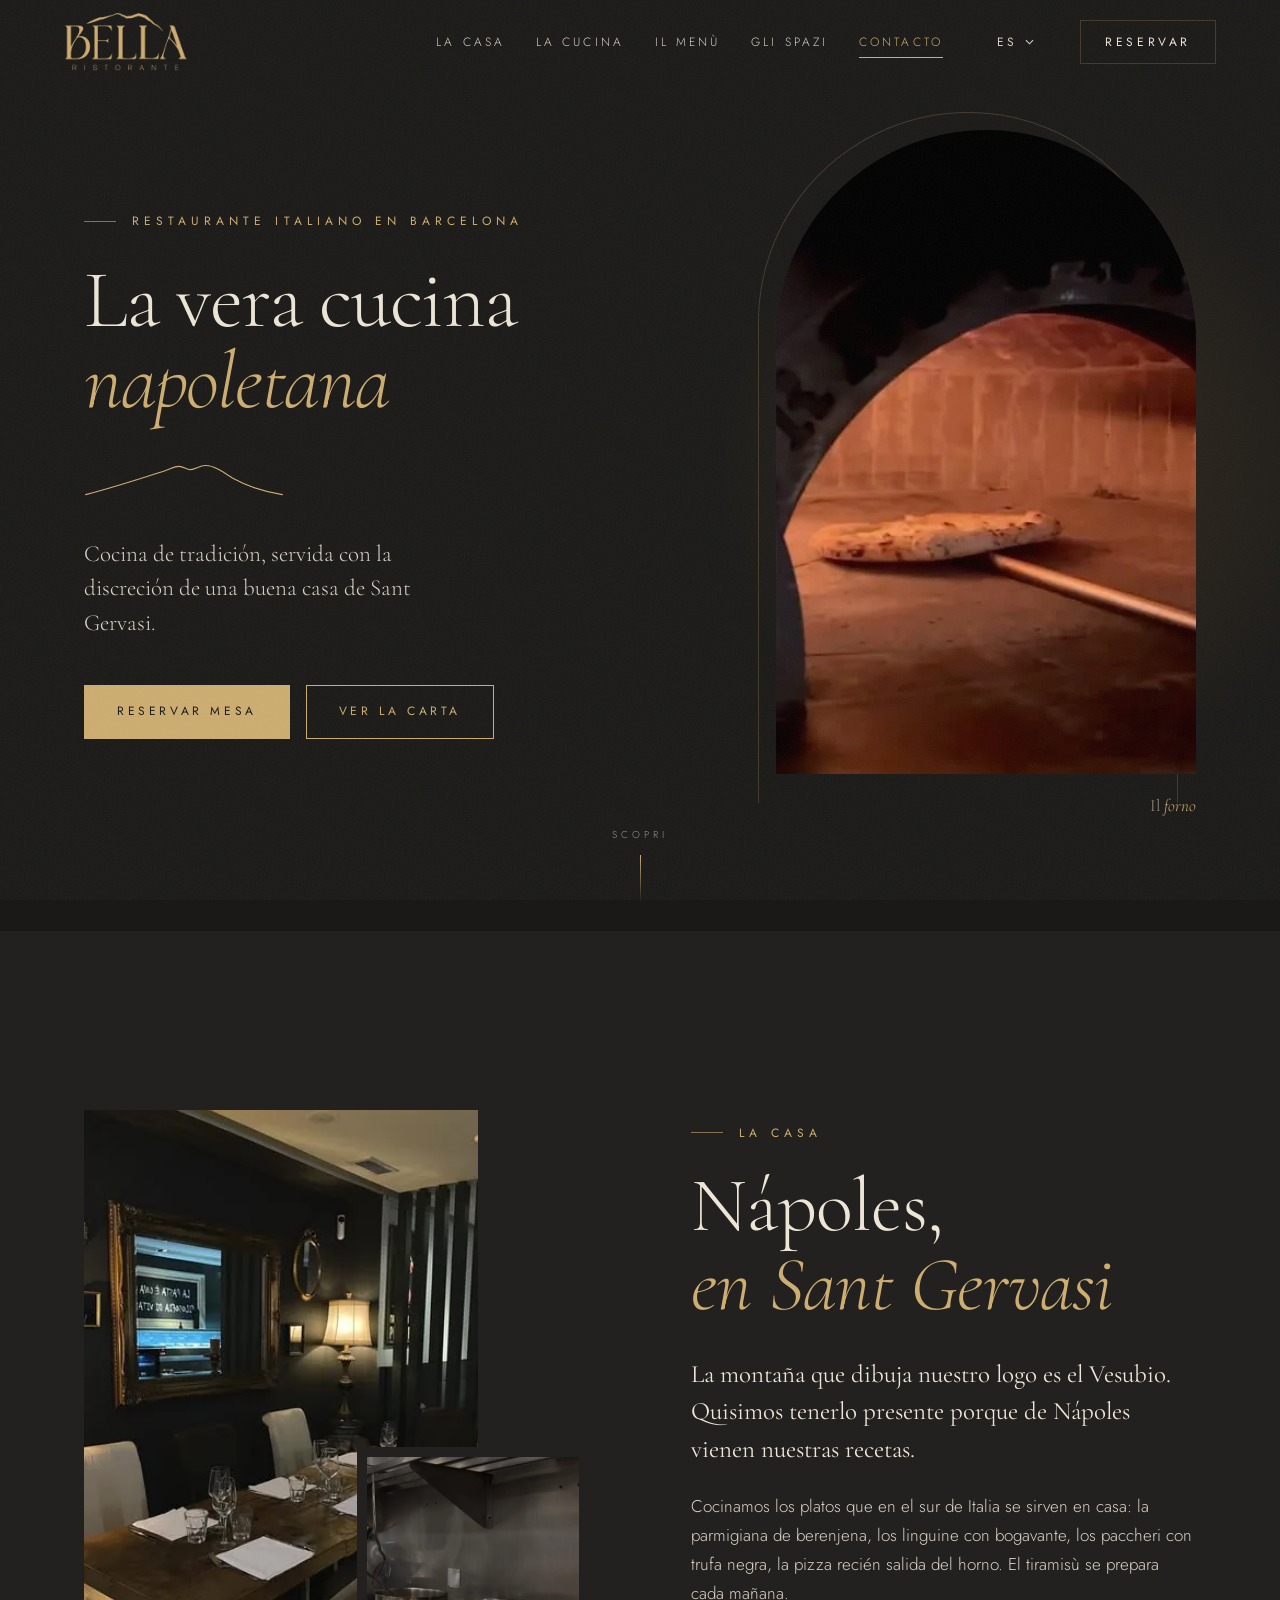
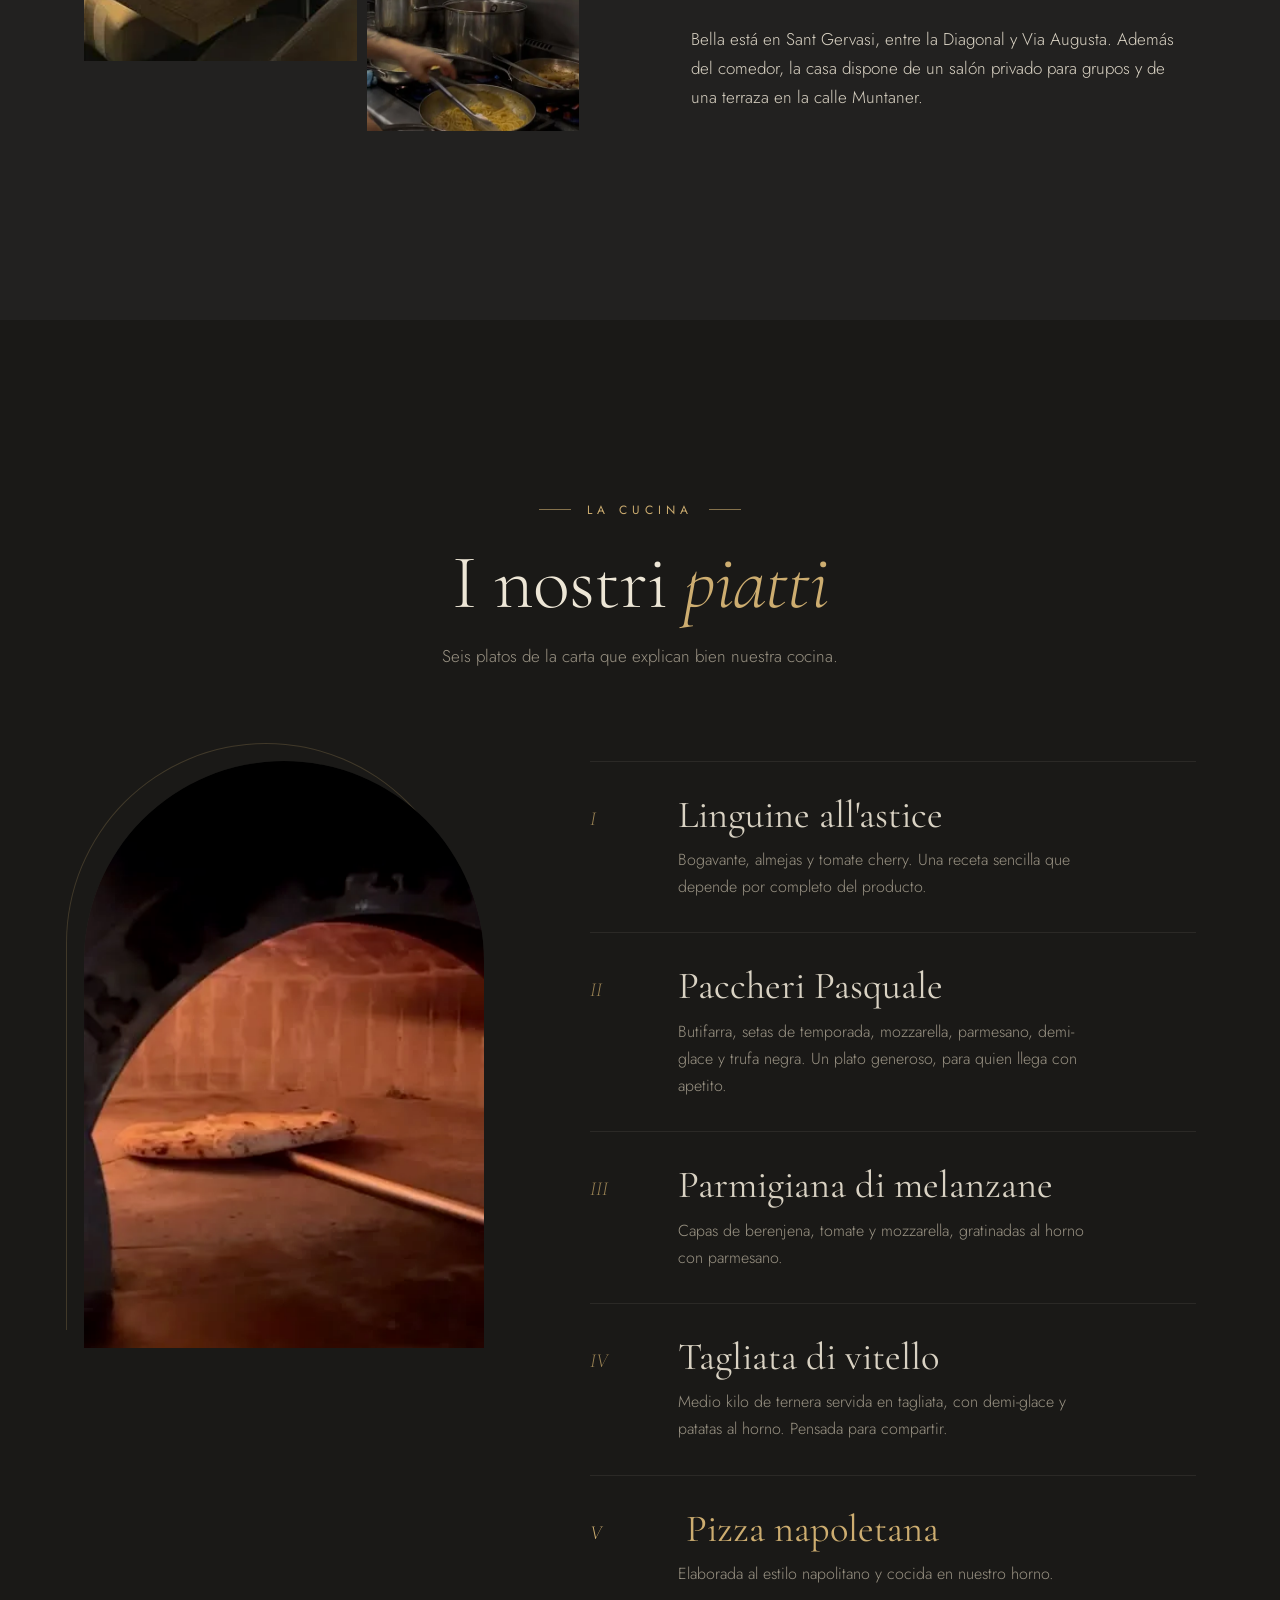
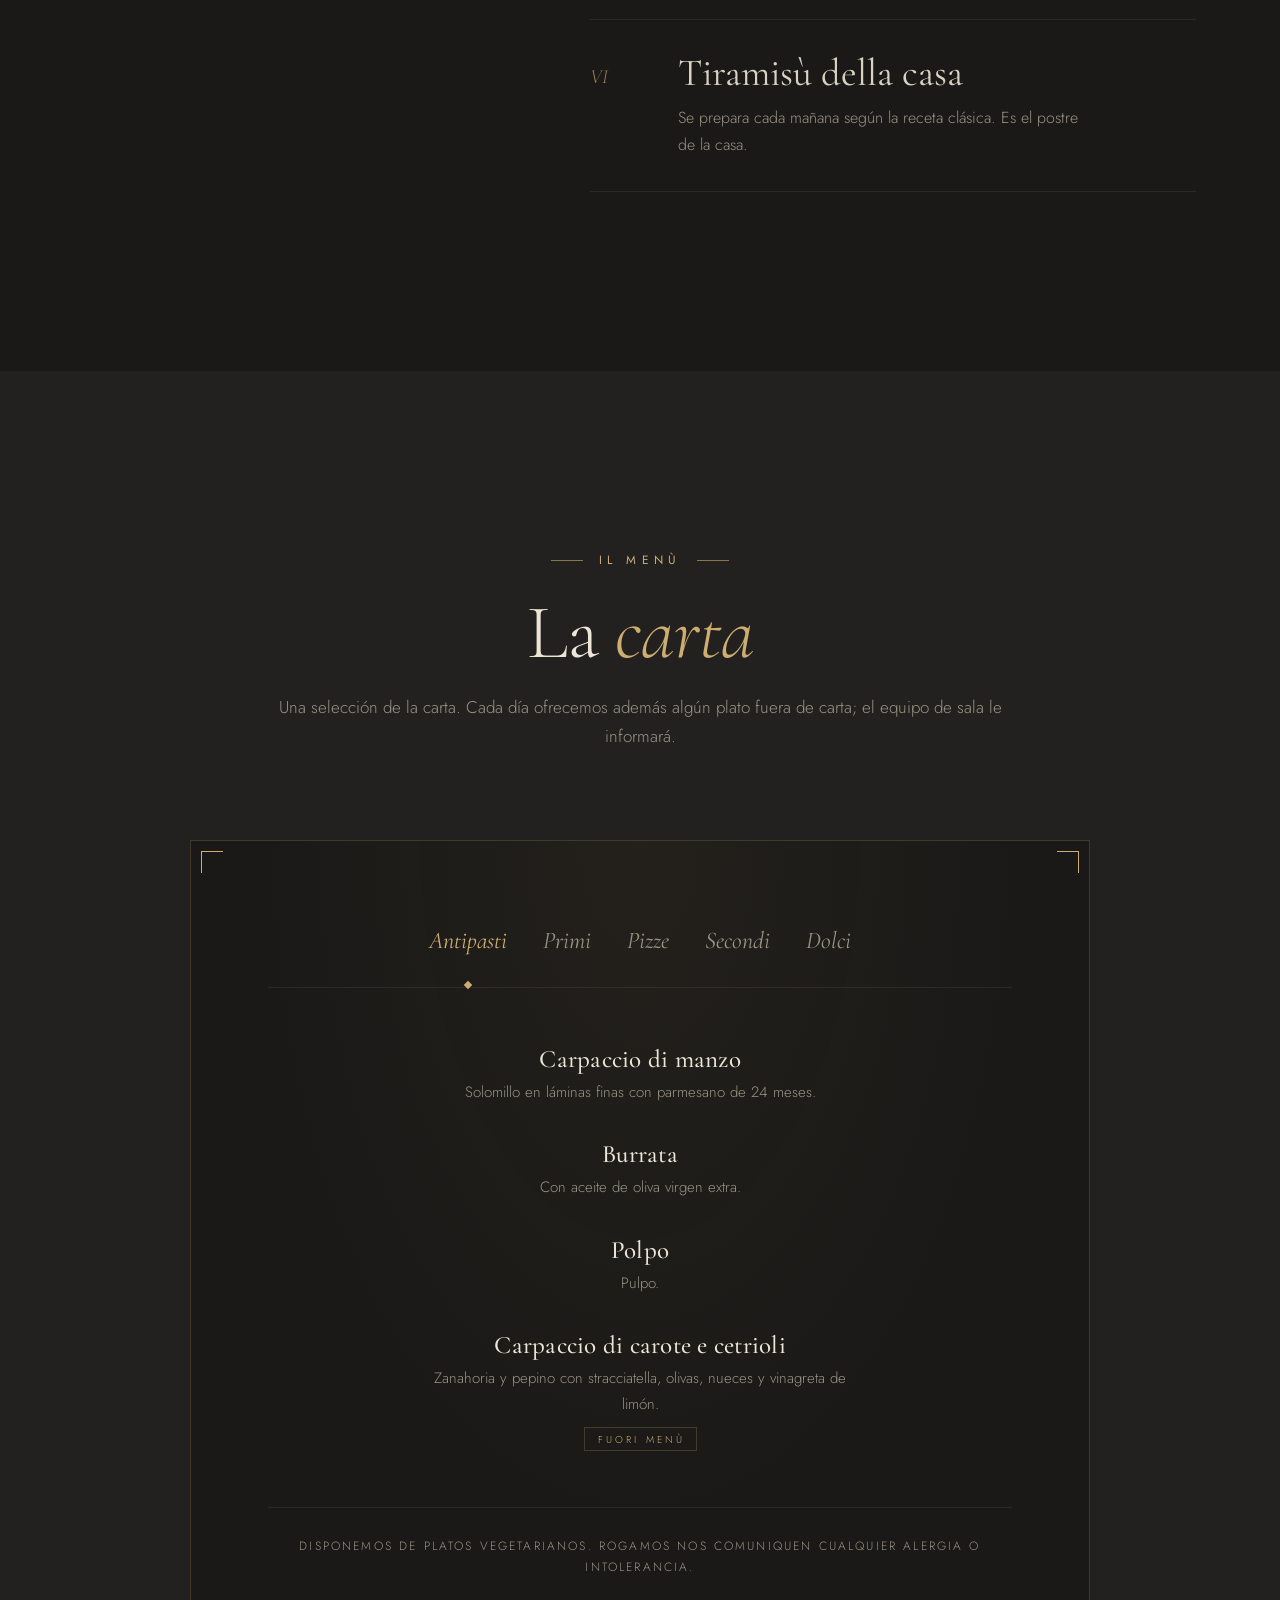
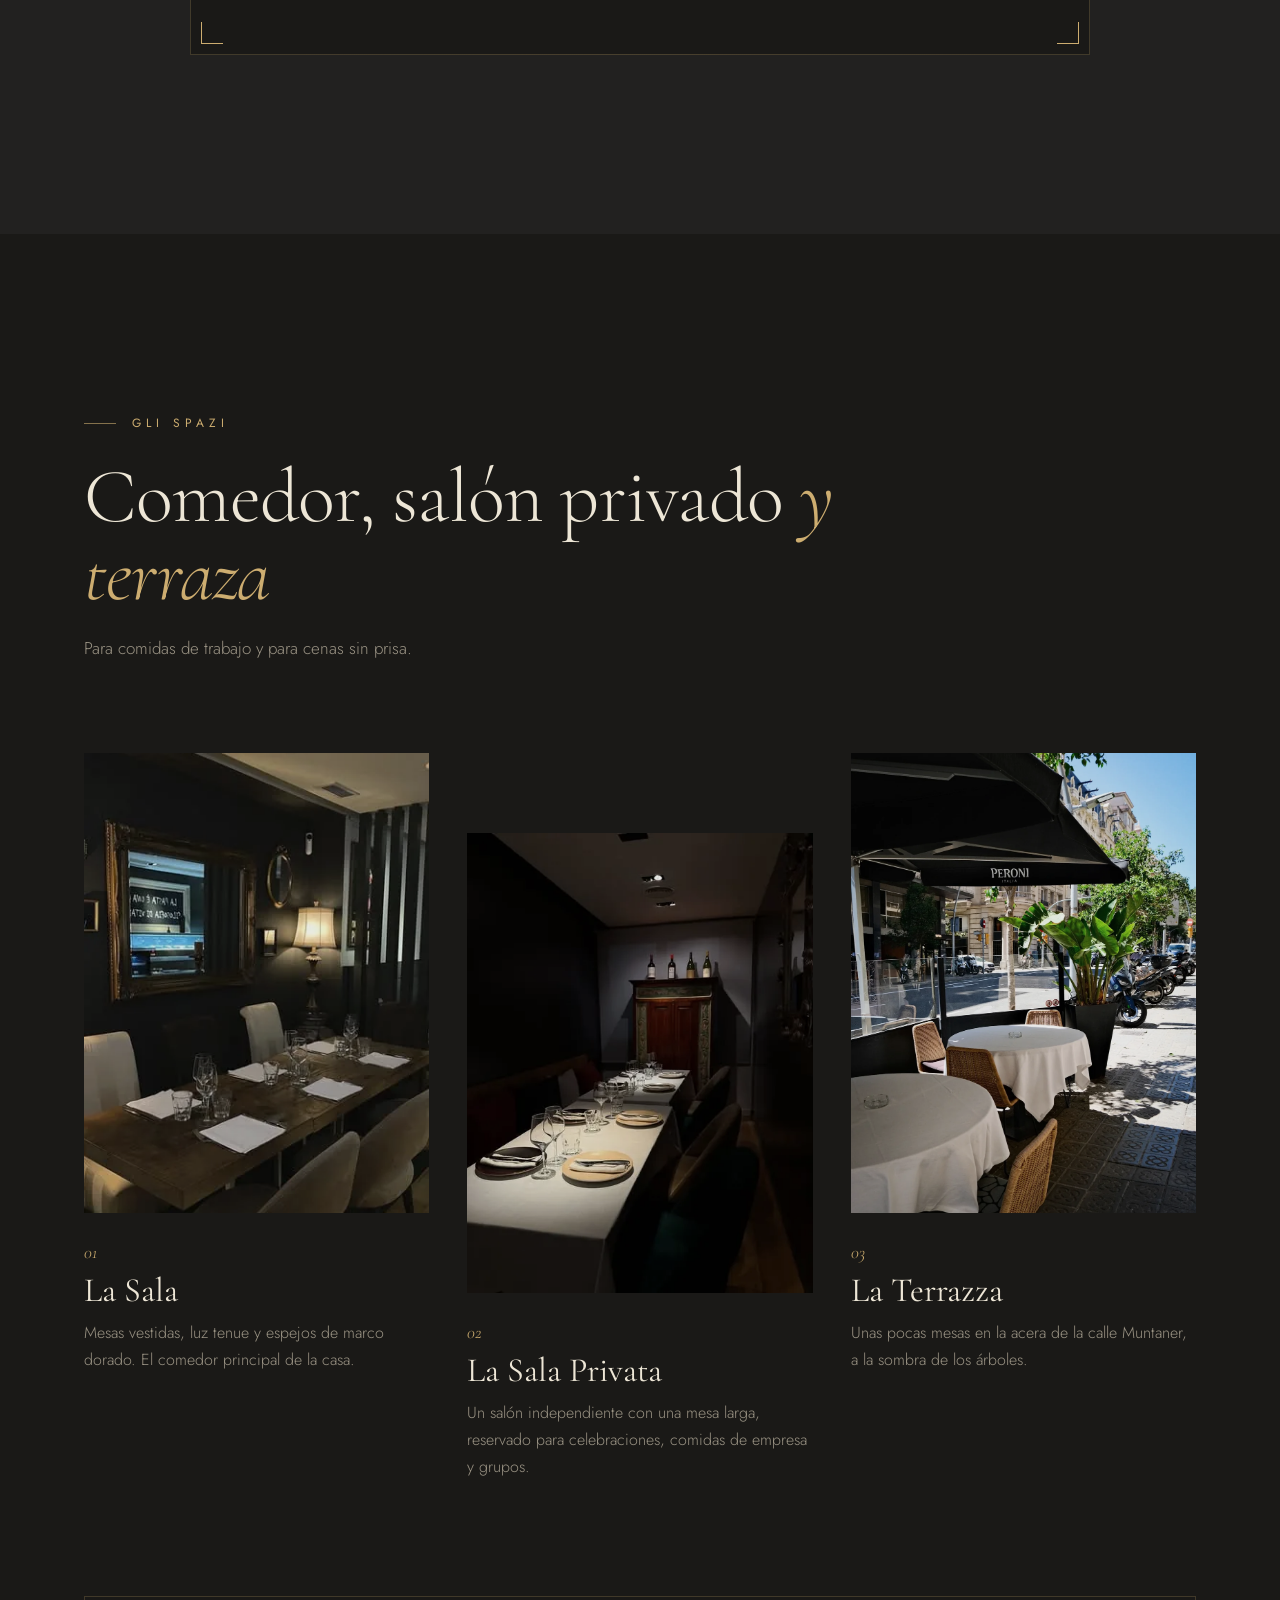
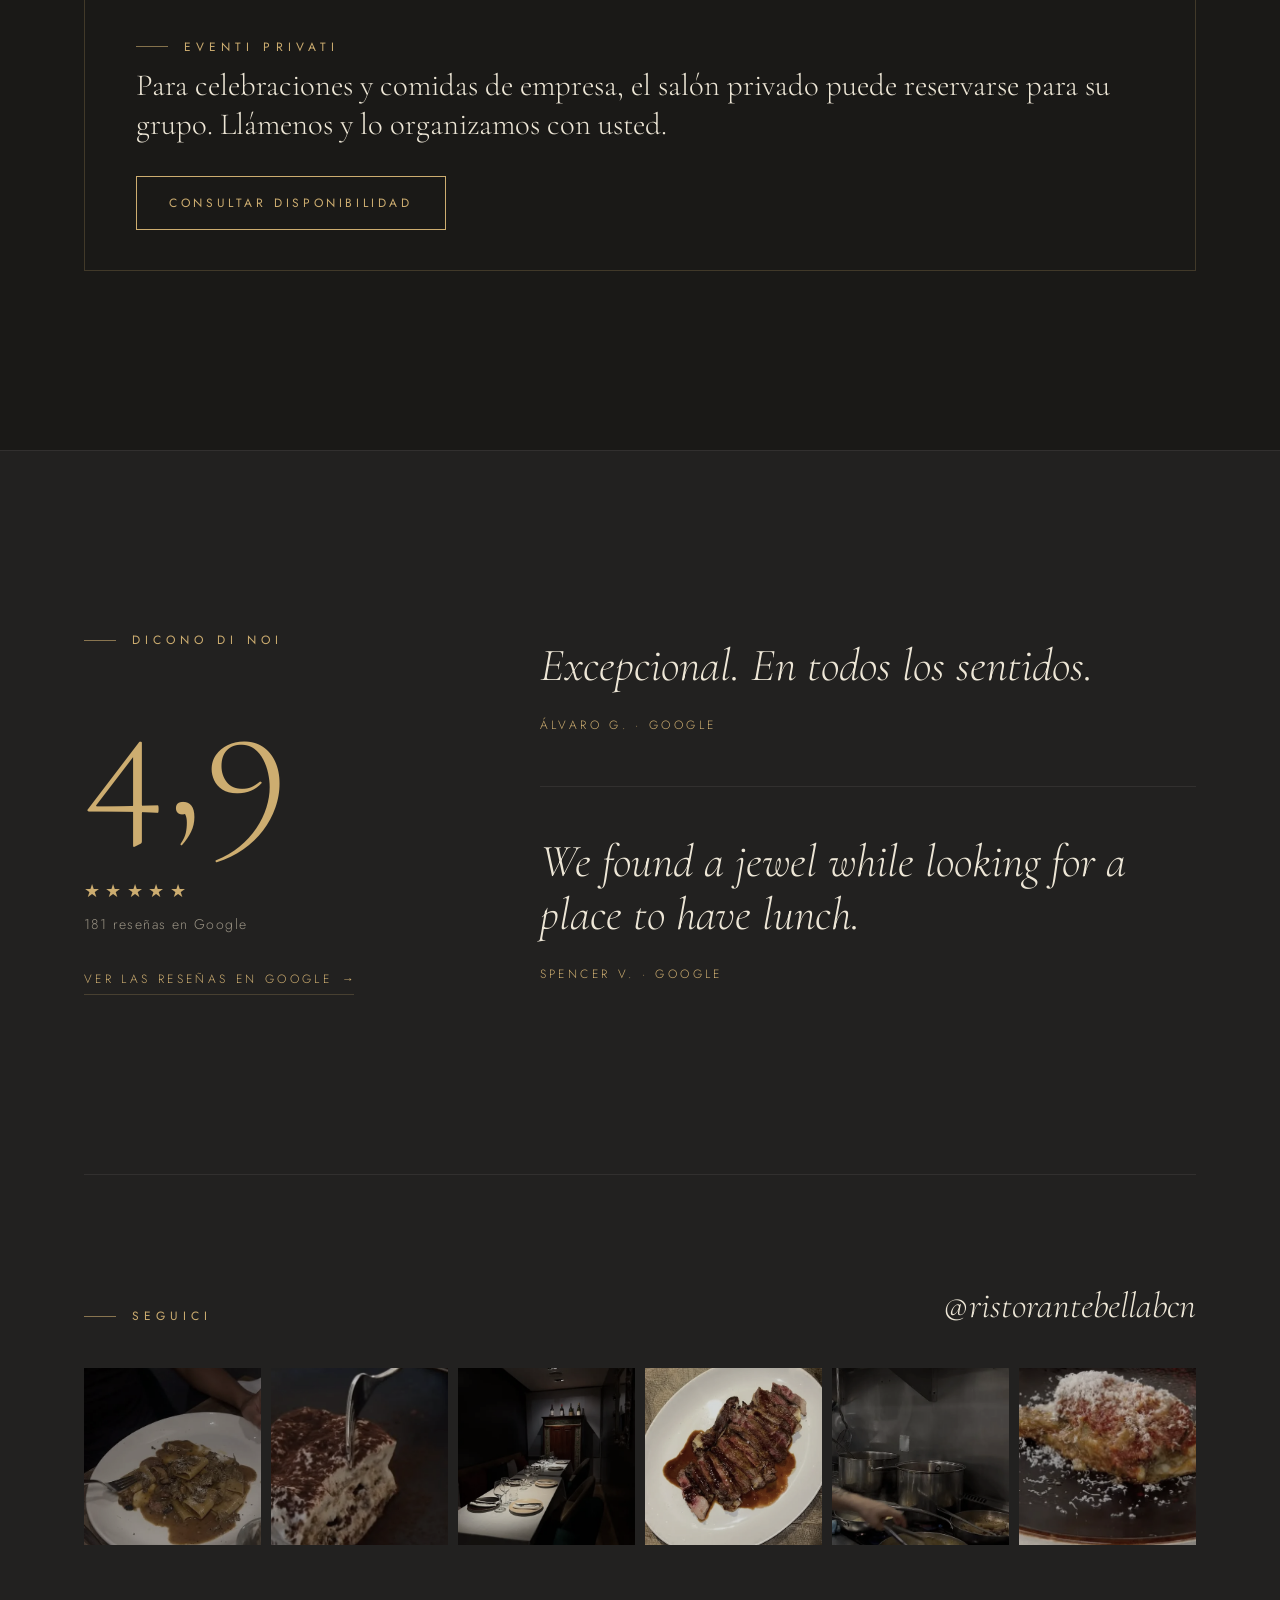
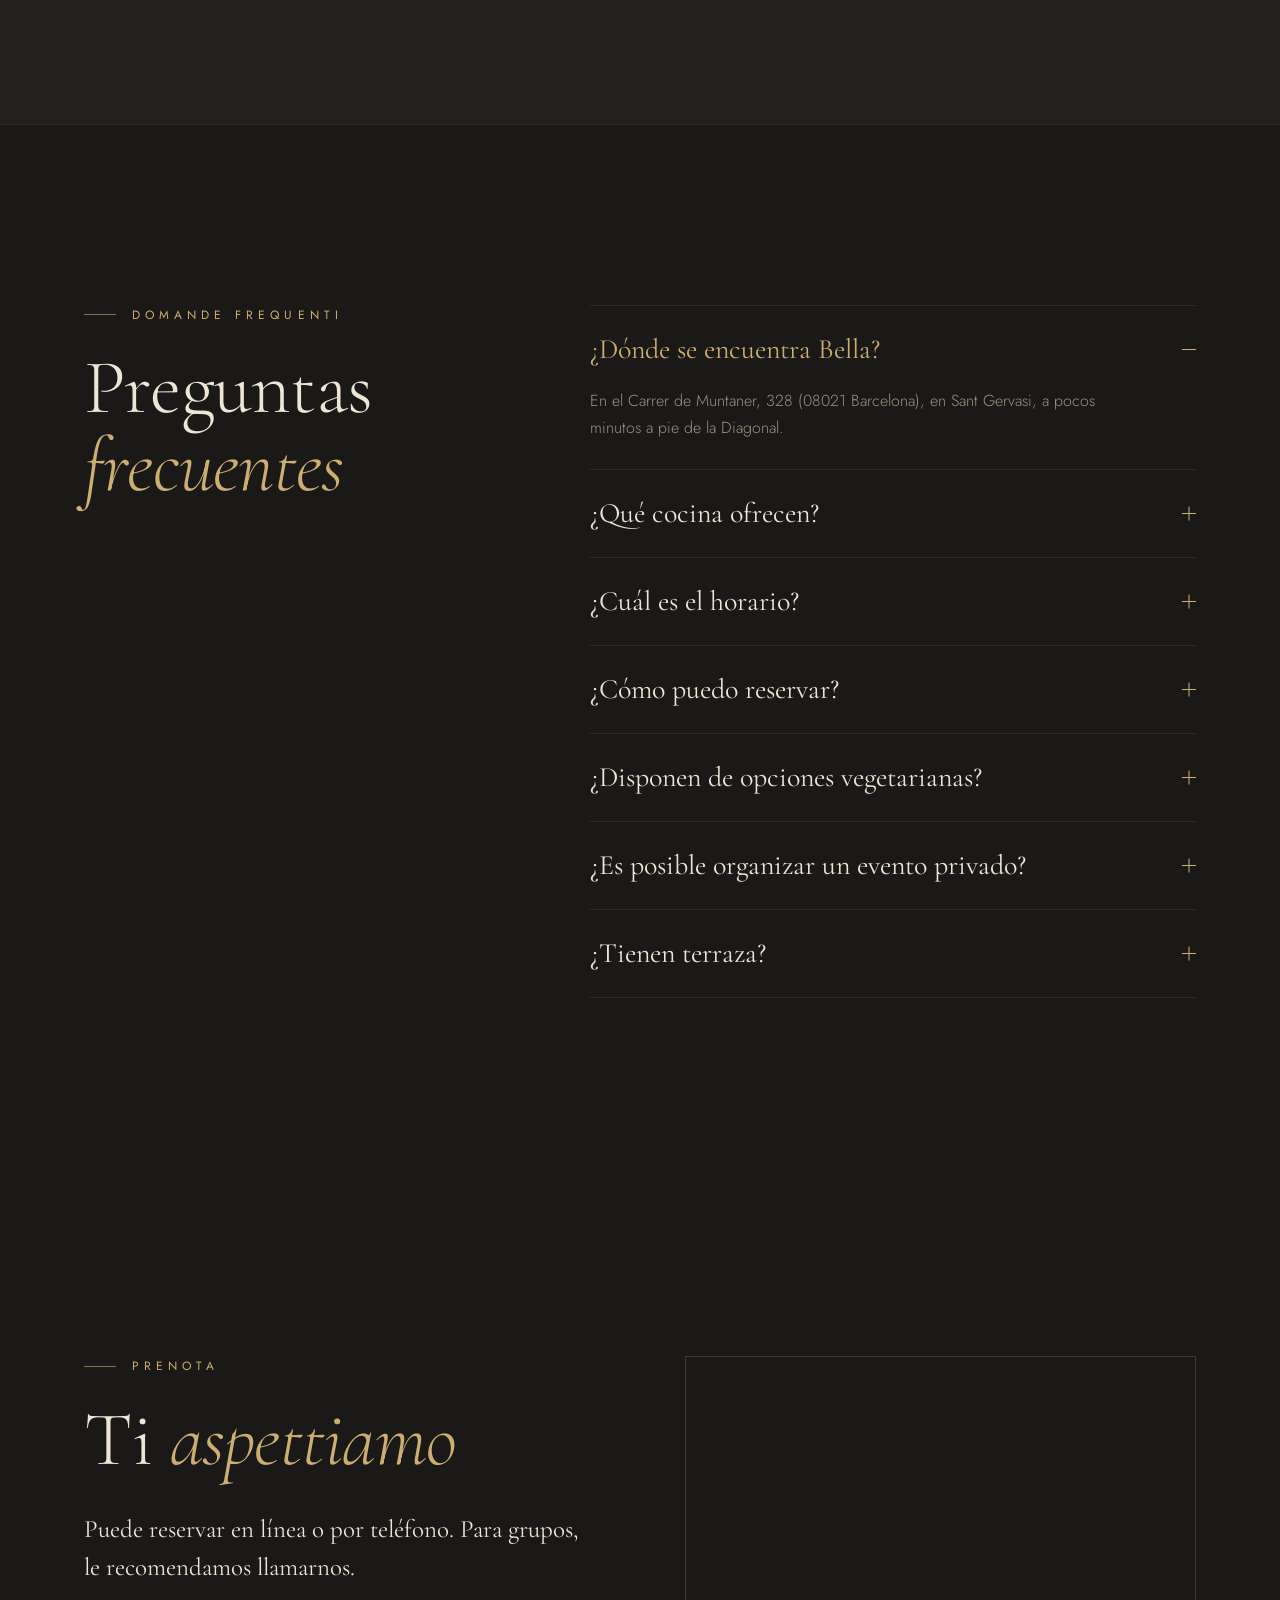
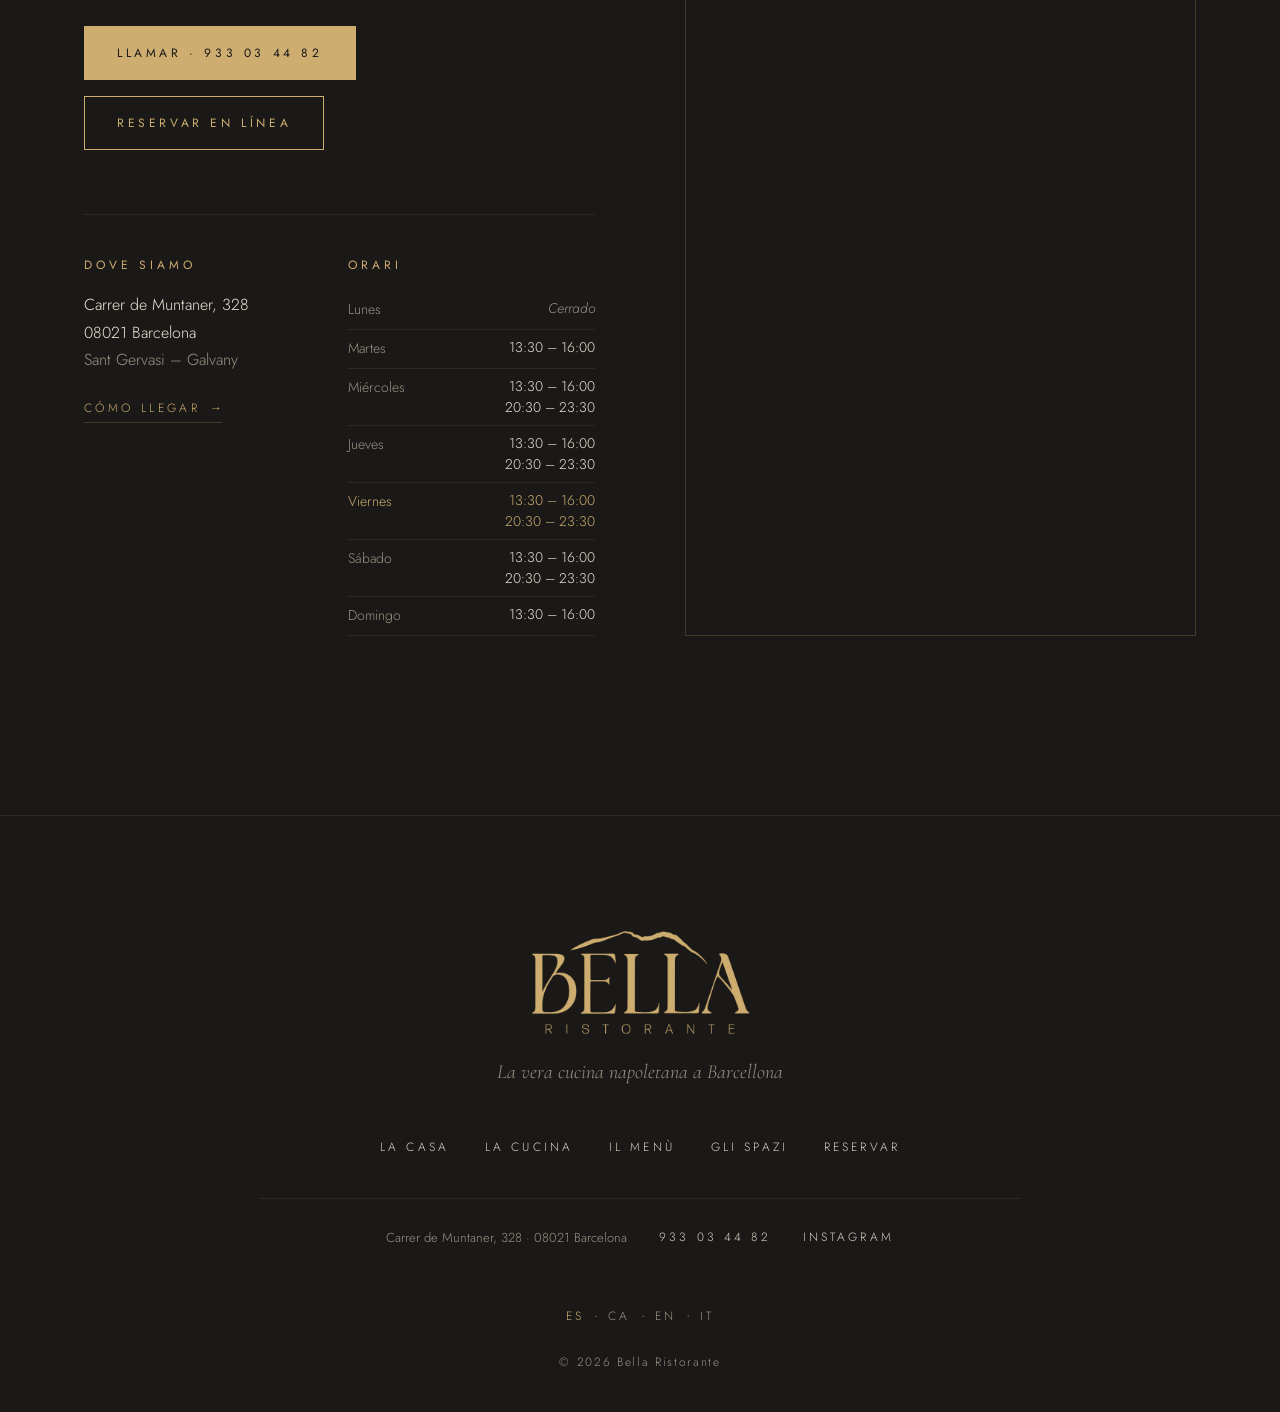
<file: index.html>
<!doctype html>
<html lang="es" class="no-js">
<head>
  <meta charset="utf-8">
  <meta name="viewport" content="width=device-width, initial-scale=1">
  <title>Restaurante italiano en Barcelona · Bella Ristorante</title>
  <meta name="description" content="Cocina napolitana en Sant Gervasi, Carrer de Muntaner 328. Pastas, pizza al horno y un tiramisù que se prepara cada mañana. Reserve su mesa en línea.">
  <meta name="robots" content="noindex, nofollow">
  <link rel="canonical" href="https://alejandrolay.github.io/bella-ristorante/">
  <link rel="alternate" hreflang="es" href="https://alejandrolay.github.io/bella-ristorante/">
  <link rel="alternate" hreflang="ca" href="https://alejandrolay.github.io/bella-ristorante/ca/">
  <link rel="alternate" hreflang="en" href="https://alejandrolay.github.io/bella-ristorante/en/">
  <link rel="alternate" hreflang="it" href="https://alejandrolay.github.io/bella-ristorante/it/">
  <link rel="alternate" hreflang="x-default" href="https://alejandrolay.github.io/bella-ristorante/">
  <meta name="theme-color" content="#1a1917">
  <link rel="icon" href="assets/img/favicon-32.png" sizes="32x32" type="image/png">
  <link rel="apple-touch-icon" href="assets/img/apple-touch-icon.png">
  <link rel="manifest" href="site.webmanifest">

  <meta property="og:type" content="restaurant.restaurant">
  <meta property="og:site_name" content="Bella Ristorante">
  <meta property="og:title" content="Restaurante italiano en Barcelona · Bella Ristorante">
  <meta property="og:description" content="Cocina napolitana en Sant Gervasi, Carrer de Muntaner 328. Pastas, pizza al horno y un tiramisù que se prepara cada mañana. Reserve su mesa en línea.">
  <meta property="og:url" content="https://alejandrolay.github.io/bella-ristorante/">
  <meta property="og:locale" content="es_ES">
  <meta property="og:locale:alternate" content="ca_ES">
  <meta property="og:locale:alternate" content="en_GB">
  <meta property="og:locale:alternate" content="it_IT">
  <meta property="og:image" content="https://alejandrolay.github.io/bella-ristorante/assets/img/og-bella.jpg">
  <meta property="og:image:width" content="1200">
  <meta property="og:image:height" content="630">
  <meta property="og:image:alt" content="Bella Ristorante · La vera cucina napoletana">
  <meta property="restaurant:contact_info:street_address" content="Carrer de Muntaner, 328">
  <meta property="restaurant:contact_info:locality" content="Barcelona">
  <meta property="restaurant:contact_info:postal_code" content="08021">
  <meta property="restaurant:contact_info:country_name" content="España">
  <meta property="restaurant:contact_info:phone_number" content="+34933034482">
  <meta property="place:location:latitude" content="41.3977449">
  <meta property="place:location:longitude" content="2.1449862">
  <meta name="twitter:card" content="summary_large_image">
  <meta name="twitter:title" content="Restaurante italiano en Barcelona · Bella Ristorante">
  <meta name="twitter:description" content="Cocina napolitana en Sant Gervasi, Carrer de Muntaner 328. Pastas, pizza al horno y un tiramisù que se prepara cada mañana. Reserve su mesa en línea.">
  <meta name="twitter:image" content="https://alejandrolay.github.io/bella-ristorante/assets/img/og-bella.jpg">

  <meta name="geo.region" content="ES-CT">
  <meta name="geo.placename" content="Barcelona">
  <meta name="geo.position" content="41.3977449;2.1449862">
  <meta name="ICBM" content="41.3977449, 2.1449862">

  <script type="application/ld+json">{"@context":"https://schema.org","@graph":[{"@type":"WebSite","@id":"https://alejandrolay.github.io/bella-ristorante/#website","url":"https://alejandrolay.github.io/bella-ristorante/","name":"Bella Ristorante","inLanguage":["es","ca","en","it"],"publisher":{"@id":"https://alejandrolay.github.io/bella-ristorante/#restaurant"}},{"@type":"WebPage","@id":"https://alejandrolay.github.io/bella-ristorante/#webpage","url":"https://alejandrolay.github.io/bella-ristorante/","name":"Restaurante italiano en Barcelona · Bella Ristorante","description":"Cocina napolitana en Sant Gervasi, Carrer de Muntaner 328. Pastas, pizza al horno y un tiramisù que se prepara cada mañana. Reserve su mesa en línea.","inLanguage":"es","isPartOf":{"@id":"https://alejandrolay.github.io/bella-ristorante/#website"},"about":{"@id":"https://alejandrolay.github.io/bella-ristorante/#restaurant"},"primaryImageOfPage":{"@type":"ImageObject","url":"https://alejandrolay.github.io/bella-ristorante/assets/img/og-bella.jpg","width":1200,"height":630}},{"@type":"Restaurant","@id":"https://alejandrolay.github.io/bella-ristorante/#restaurant","name":"Bella Ristorante","alternateName":"Ristorante Bella","description":"Cocina napolitana en Sant Gervasi, Carrer de Muntaner 328. Pastas, pizza al horno y un tiramisù que se prepara cada mañana. Reserve su mesa en línea.","url":"https://alejandrolay.github.io/bella-ristorante/","image":["https://alejandrolay.github.io/bella-ristorante/assets/img/og-bella.jpg","https://alejandrolay.github.io/bella-ristorante/assets/img/terraza.webp","https://alejandrolay.github.io/bella-ristorante/assets/img/sala.webp","https://alejandrolay.github.io/bella-ristorante/assets/img/linguine-astice.webp"],"logo":"https://alejandrolay.github.io/bella-ristorante/assets/img/logo-bella.png","telephone":"+34933034482","priceRange":"€€","servesCuisine":["Italiana","Napolitana","Pizza","Mediterránea"],"address":{"@type":"PostalAddress","streetAddress":"Carrer de Muntaner, 328","postalCode":"08021","addressLocality":"Barcelona","addressRegion":"Cataluña","addressCountry":"ES"},"geo":{"@type":"GeoCoordinates","latitude":41.3977449,"longitude":2.1449862},"hasMap":"https://maps.app.goo.gl/jpqYPJMmKvCjoJGz5","openingHoursSpecification":[{"@type":"OpeningHoursSpecification","dayOfWeek":["Sunday","Tuesday","Wednesday","Thursday","Friday","Saturday"],"opens":"13:30","closes":"16:00"},{"@type":"OpeningHoursSpecification","dayOfWeek":["Wednesday","Thursday","Friday","Saturday"],"opens":"20:30","closes":"23:30"}],"acceptsReservations":true,"potentialAction":{"@type":"ReserveAction","target":{"@type":"EntryPoint","urlTemplate":"https://www.google.com/maps/reserve/v/dine/c/l1GbsbQyNqk?source=pa&hl=es-ES","inLanguage":"es","actionPlatform":["http://schema.org/DesktopWebPlatform","http://schema.org/MobileWebPlatform"]},"result":{"@type":"FoodEstablishmentReservation","name":"Reservar mesa"}},"hasMenu":{"@type":"Menu","name":"Carta de Bella Ristorante","url":"https://alejandrolay.github.io/bella-ristorante/#menu","inLanguage":"es","hasMenuSection":[{"@type":"MenuSection","name":"Antipasti","hasMenuItem":[{"@type":"MenuItem","name":"Carpaccio di manzo","description":"Solomillo en láminas finas con parmesano de 24 meses."},{"@type":"MenuItem","name":"Burrata","description":"Con aceite de oliva virgen extra."},{"@type":"MenuItem","name":"Polpo","description":"Pulpo."},{"@type":"MenuItem","name":"Carpaccio di carote e cetrioli","description":"Zanahoria y pepino con stracciatella, olivas, nueces y vinagreta de limón."}]},{"@type":"MenuSection","name":"Primi","hasMenuItem":[{"@type":"MenuItem","name":"Linguine all'astice","description":"Bogavante, almejas y tomate cherry."},{"@type":"MenuItem","name":"Paccheri Pasquale","description":"Butifarra, setas de temporada, mozzarella, parmesano, demi-glace y trufa negra."},{"@type":"MenuItem","name":"La Gran Carbonara","description":"La carbonara de la casa."},{"@type":"MenuItem","name":"Fettuccine al tartufo","description":"Con trufa."},{"@type":"MenuItem","name":"Pasta ai frutti di mare","description":"Pasta con marisco."}]},{"@type":"MenuSection","name":"Pizze","hasMenuItem":[{"@type":"MenuItem","name":"Margherita","description":"Tomate, mozzarella, albahaca y aceite de oliva."},{"@type":"MenuItem","name":"Pizza al prosciutto iberico","description":"Con jamón ibérico."},{"@type":"MenuItem","name":"Pizza del giorno","description":"Consulte la pizza del día."}]},{"@type":"MenuSection","name":"Secondi","hasMenuItem":[{"@type":"MenuItem","name":"Tagliata di vitello · 500 g","description":"Ternera con demi-glace y patatas al horno."},{"@type":"MenuItem","name":"Parmigiana di melanzane","description":"Berenjena, tomate, mozzarella y parmesano, al horno."}]},{"@type":"MenuSection","name":"Dolci","hasMenuItem":[{"@type":"MenuItem","name":"Tiramisù della casa","description":"Preparado cada mañana."},{"@type":"MenuItem","name":"Coulant al cioccolato","description":"Chocolate y Nutella, con helado de vainilla y fresas."}]}]},"sameAs":["https://www.instagram.com/ristorantebellabcn/","https://maps.app.goo.gl/jpqYPJMmKvCjoJGz5"]},{"@type":"FAQPage","@id":"https://alejandrolay.github.io/bella-ristorante/#faq","inLanguage":"es","mainEntity":[{"@type":"Question","name":"¿Dónde se encuentra Bella?","acceptedAnswer":{"@type":"Answer","text":"En el Carrer de Muntaner, 328 (08021 Barcelona), en Sant Gervasi, a pocos minutos a pie de la Diagonal."}},{"@type":"Question","name":"¿Qué cocina ofrecen?","acceptedAnswer":{"@type":"Answer","text":"Cocina italiana de tradición napolitana: pastas, pizza al horno, carnes y postres de la casa, como el tiramisù que preparamos cada mañana."}},{"@type":"Question","name":"¿Cuál es el horario?","acceptedAnswer":{"@type":"Answer","text":"Martes y domingo, de 13:30 a 16:00. De miércoles a sábado, de 13:30 a 16:00 y de 20:30 a 23:30. Los lunes permanecemos cerrados."}},{"@type":"Question","name":"¿Cómo puedo reservar?","acceptedAnswer":{"@type":"Answer","text":"En línea, desde esta misma página, o por teléfono en el 933 03 44 82."}},{"@type":"Question","name":"¿Disponen de opciones vegetarianas?","acceptedAnswer":{"@type":"Answer","text":"Sí. Le rogamos que nos comunique cualquier alergia o intolerancia al hacer la reserva."}},{"@type":"Question","name":"¿Es posible organizar un evento privado?","acceptedAnswer":{"@type":"Answer","text":"Sí. El salón privado acoge celebraciones, comidas de empresa y grupos. Llámenos y lo preparamos con usted."}},{"@type":"Question","name":"¿Tienen terraza?","acceptedAnswer":{"@type":"Answer","text":"Sí, en la propia calle Muntaner."}}]}]}</script>
  <link rel="preconnect" href="https://fonts.googleapis.com">
  <link rel="preconnect" href="https://fonts.gstatic.com" crossorigin>
  <link href="https://fonts.googleapis.com/css2?family=Cormorant+Garamond:ital,wght@0,300;0,400;0,500;1,300;1,400&family=Jost:wght@300;400&display=swap" rel="stylesheet">
  <link rel="preload" as="image" href="assets/img/forno.webp" fetchpriority="high">
  <link rel="stylesheet" href="css/styles.css">
</head>
<body>

  <a class="skip" href="#main">Saltar al contenido</a>

  <!-- ============ NAV ============ -->
  <header class="nav" id="nav">
    <div class="nav__inner">
      <a href="#top" class="nav__brand" aria-label="Bella Ristorante, inicio">
        <img src="assets/img/logo-bella.png" alt="Bella Ristorante" width="592" height="280">
      </a>
      <nav class="nav__links" aria-label="Principal">
        <a href="#casa">La Casa</a>
        <a href="#cucina">La Cucina</a>
        <a href="#menu">Il Menù</a>
        <a href="#spazi">Gli Spazi</a>
        <a href="#contatto">Contacto</a>
      </nav>
      <div class="lang" id="lang">
        <button class="lang__btn" type="button" aria-expanded="false" aria-controls="langList" aria-label="Idioma: Español">
          <span>ES</span><svg class="lang__chev" viewBox="0 0 10 6" aria-hidden="true"><path d="M1 1l4 4 4-4"/></svg>
        </button>
        <ul class="lang__list" id="langList">
          <li><a href="./" hreflang="es" lang="es" aria-current="page" data-lang-link><span>ES</span>Español</a></li>
          <li><a href="ca/" hreflang="ca" lang="ca" data-lang-link><span>CA</span>Català</a></li>
          <li><a href="en/" hreflang="en" lang="en" data-lang-link><span>EN</span>English</a></li>
          <li><a href="it/" hreflang="it" lang="it" data-lang-link><span>IT</span>Italiano</a></li>
        </ul>
      </div>
      <a href="https://www.google.com/maps/reserve/v/dine/c/l1GbsbQyNqk?source=pa&amp;hl=es-ES" target="_blank" rel="noopener" data-reserva class="btn btn--ghost nav__cta">Reservar</a>
      <button class="nav__toggle" id="navToggle" aria-label="Abrir menú" aria-expanded="false" aria-controls="mobileMenu">
        <span></span><span></span>
      </button>
    </div>
  </header>

  <div class="mobile-menu" id="mobileMenu" aria-hidden="true">
    <nav aria-label="Principal">
      <a href="#casa">La Casa</a>
      <a href="#cucina">La Cucina</a>
      <a href="#menu">Il Menù</a>
      <a href="#spazi">Gli Spazi</a>
      <a href="#contatto">Contacto</a>
      <a href="https://www.google.com/maps/reserve/v/dine/c/l1GbsbQyNqk?source=pa&amp;hl=es-ES" target="_blank" rel="noopener" data-reserva class="mobile-menu__cta">Reservar mesa</a>
    </nav>
    <div class="mobile-menu__foot">
      <ul class="lang-inline lang-inline--mobile" aria-label="Idioma">
        <li><a href="./" hreflang="es" lang="es" title="Español" aria-current="page" data-lang-link>ES</a></li>
        <li><a href="ca/" hreflang="ca" lang="ca" title="Català" data-lang-link>CA</a></li>
        <li><a href="en/" hreflang="en" lang="en" title="English" data-lang-link>EN</a></li>
        <li><a href="it/" hreflang="it" lang="it" title="Italiano" data-lang-link>IT</a></li>
      </ul>
      <p>Carrer de Muntaner, 328 · Barcelona<br><a href="tel:+34933034482">933 03 44 82</a></p>
    </div>
  </div>

  <main id="top">

    <!-- ============ HERO ============ -->
    <section class="hero" id="main">
      <div class="hero__glow" aria-hidden="true"></div>
      <div class="container hero__grid">
        <div class="hero__text">
          <h1 class="hero__title reveal">
            <span class="eyebrow">Restaurante italiano en Barcelona</span>
            La vera cucina <em>napoletana</em>
          </h1>
          <svg class="vesuvio vesuvio--hero reveal" style="--d:.3s" viewBox="0 0 240 40" aria-hidden="true"><path d="M2 38 C40 28 70 18 98 9 C104 7 108 4 114 4 C120 4 122 8 128 8 C134 8 138 3 146 3 C156 3 166 10 178 18 C196 28 214 34 238 38" /></svg>
          <p class="hero__sub reveal" style="--d:.25s">Cocina de tradición, servida con la discreción de una buena casa de Sant Gervasi.</p>
          <div class="hero__actions reveal" style="--d:.4s">
            <a href="https://www.google.com/maps/reserve/v/dine/c/l1GbsbQyNqk?source=pa&amp;hl=es-ES" target="_blank" rel="noopener" data-reserva class="btn btn--gold">Reservar mesa</a>
            <a href="#menu" class="btn btn--line">Ver la carta</a>
          </div>
        </div>

        <figure class="hero__media reveal" style="--d:.2s">
          <div class="arch arch--outline" aria-hidden="true"></div>
          <div class="arch arch--img">
            <img src="assets/img/forno.webp" alt="Una pizza entrando en el horno de Bella Ristorante" width="360" height="640" fetchpriority="high">
          </div>
          <figcaption lang="it">Il <em>forno</em></figcaption>
        </figure>
      </div>

      <a href="#casa" class="hero__scroll" aria-label="Bajar a La Casa">
        <span>Scopri</span><i aria-hidden="true"></i>
      </a>
    </section>

    <!-- ============ LA CASA ============ -->
    <section class="section casa" id="casa">
      <div class="container casa__grid">
        <div class="casa__media">
          <div class="frame frame--tall reveal">
            <img src="assets/img/sala.webp" alt="Comedor de Bella Ristorante con mesas vestidas y un espejo de marco dorado" width="360" height="640" loading="lazy">
          </div>
          <div class="frame frame--small reveal" style="--d:.15s">
            <img src="assets/img/cucina.webp" alt="Pasta salteándose en la cocina de Bella Ristorante" width="480" height="640" loading="lazy">
          </div>
        </div>

        <div class="casa__text">
          <p class="eyebrow reveal">La Casa</p>
          <h2 class="title reveal">Nápoles,<br><em>en Sant Gervasi</em></h2>
          <p class="lead reveal">La montaña que dibuja nuestro logo es el Vesubio. Quisimos tenerlo presente porque de Nápoles vienen nuestras recetas.</p>
          <p class="reveal">Cocinamos los platos que en el sur de Italia se sirven en casa: la parmigiana de berenjena, los linguine con bogavante, los paccheri con trufa negra, la pizza recién salida del horno. El tiramisù se prepara cada mañana.</p>
          <p class="reveal">Bella está en Sant Gervasi, entre la Diagonal y Via Augusta. Además del comedor, la casa dispone de un salón privado para grupos y de una terraza en la calle Muntaner.</p>
        </div>
      </div>
    </section>

    <!-- ============ LA CUCINA (signature) ============ -->
    <section class="section cucina" id="cucina">
      <div class="container">
        <header class="section-head">
          <p class="eyebrow reveal">La Cucina</p>
          <h2 class="title reveal" lang="it">I nostri <em>piatti</em></h2>
          <p class="section-head__sub reveal">Seis platos de la carta que explican bien nuestra cocina.</p>
        </header>

        <div class="dishes">
          <div class="dishes__stage" aria-hidden="true">
            <div class="arch arch--outline"></div>
            <div class="arch arch--img dishes__frame">
              <img src="assets/img/linguine-astice.webp" alt="" width="360" height="640" class="is-active" data-key="0" loading="lazy">
              <img src="assets/img/paccheri.webp" alt="" width="480" height="640" data-key="1" loading="lazy">
              <img src="assets/img/parmigiana.webp" alt="" width="360" height="640" data-key="2" loading="lazy">
              <img src="assets/img/tagliata.webp" alt="" width="480" height="640" data-key="3" loading="lazy">
              <img src="assets/img/forno.webp" alt="" width="360" height="640" data-key="4" loading="lazy">
              <img src="assets/img/tiramisu.webp" alt="" width="360" height="640" data-key="5" loading="lazy">
            </div>
          </div>

          <ol class="dishes__list">
            <li class="dish reveal is-active" data-key="0" tabindex="0">
              <span class="dish__num" aria-hidden="true">I</span>
              <div>
                <h3 lang="it">Linguine all'astice</h3>
                <p>Bogavante, almejas y tomate cherry. Una receta sencilla que depende por completo del producto.</p>
              </div>
              <img class="dish__thumb" src="assets/img/linguine-astice.webp" alt="Linguine all'astice en Bella Ristorante, Barcelona" width="360" height="640" loading="lazy">
            </li>
            <li class="dish reveal" data-key="1" tabindex="0">
              <span class="dish__num" aria-hidden="true">II</span>
              <div>
                <h3 lang="it">Paccheri Pasquale</h3>
                <p>Butifarra, setas de temporada, mozzarella, parmesano, demi-glace y trufa negra. Un plato generoso, para quien llega con apetito.</p>
              </div>
              <img class="dish__thumb" src="assets/img/paccheri.webp" alt="Paccheri Pasquale en Bella Ristorante, Barcelona" width="480" height="640" loading="lazy">
            </li>
            <li class="dish reveal" data-key="2" tabindex="0">
              <span class="dish__num" aria-hidden="true">III</span>
              <div>
                <h3 lang="it">Parmigiana di melanzane</h3>
                <p>Capas de berenjena, tomate y mozzarella, gratinadas al horno con parmesano.</p>
              </div>
              <img class="dish__thumb" src="assets/img/parmigiana.webp" alt="Parmigiana di melanzane en Bella Ristorante, Barcelona" width="360" height="640" loading="lazy">
            </li>
            <li class="dish reveal" data-key="3" tabindex="0">
              <span class="dish__num" aria-hidden="true">IV</span>
              <div>
                <h3 lang="it">Tagliata di vitello</h3>
                <p>Medio kilo de ternera servida en tagliata, con demi-glace y patatas al horno. Pensada para compartir.</p>
              </div>
              <img class="dish__thumb" src="assets/img/tagliata.webp" alt="Tagliata di vitello en Bella Ristorante, Barcelona" width="480" height="640" loading="lazy">
            </li>
            <li class="dish reveal" data-key="4" tabindex="0">
              <span class="dish__num" aria-hidden="true">V</span>
              <div>
                <h3 lang="it">Pizza napoletana</h3>
                <p>Elaborada al estilo napolitano y cocida en nuestro horno.</p>
              </div>
              <img class="dish__thumb" src="assets/img/forno.webp" alt="Pizza napoletana en Bella Ristorante, Barcelona" width="360" height="640" loading="lazy">
            </li>
            <li class="dish reveal" data-key="5" tabindex="0">
              <span class="dish__num" aria-hidden="true">VI</span>
              <div>
                <h3 lang="it">Tiramisù della casa</h3>
                <p>Se prepara cada mañana según la receta clásica. Es el postre de la casa.</p>
              </div>
              <img class="dish__thumb" src="assets/img/tiramisu.webp" alt="Tiramisù en Bella Ristorante, Barcelona" width="360" height="640" loading="lazy">
            </li>
          </ol>
        </div>
      </div>
    </section>

    <!-- ============ IL MENÙ ============ -->
    <!-- La carta se genera desde data/carta.csv y, si está configurada, se refresca desde Google Sheets -->
    <section class="section menu" id="menu">
      <div class="container">
        <header class="section-head">
          <p class="eyebrow reveal">Il Menù</p>
          <h2 class="title reveal">La <em>carta</em></h2>
          <p class="section-head__sub reveal">Una selección de la carta. Cada día ofrecemos además algún plato fuera de carta; el equipo de sala le informará.</p>
        </header>

        <div class="menu__card reveal">
          <div class="menu__corner menu__corner--tl" aria-hidden="true"></div>
          <div class="menu__corner menu__corner--tr" aria-hidden="true"></div>
          <div class="menu__corner menu__corner--bl" aria-hidden="true"></div>
          <div class="menu__corner menu__corner--br" aria-hidden="true"></div>

          <div class="menu__tabs" id="menuTabs" role="tablist" aria-label="Categorías de la carta">
            <button role="tab" id="t-cat-0" aria-controls="m-cat-0" aria-selected="true" lang="it">Antipasti</button>
            <button role="tab" id="t-cat-1" aria-controls="m-cat-1" aria-selected="false" tabindex="-1" lang="it">Primi</button>
            <button role="tab" id="t-cat-2" aria-controls="m-cat-2" aria-selected="false" tabindex="-1" lang="it">Pizze</button>
            <button role="tab" id="t-cat-3" aria-controls="m-cat-3" aria-selected="false" tabindex="-1" lang="it">Secondi</button>
            <button role="tab" id="t-cat-4" aria-controls="m-cat-4" aria-selected="false" tabindex="-1" lang="it">Dolci</button>
          </div>

          <div class="menu__panels" id="menuPanels">
            <div class="menu__panel is-active" role="tabpanel" id="m-cat-0" aria-labelledby="t-cat-0">
              <article class="item"><h3>Carpaccio di manzo</h3><p>Solomillo en láminas finas con parmesano de 24 meses.</p></article>
              <article class="item"><h3>Burrata</h3><p>Con aceite de oliva virgen extra.</p></article>
              <article class="item"><h3>Polpo</h3><p>Pulpo.</p></article>
              <article class="item"><h3>Carpaccio di carote e cetrioli</h3><p>Zanahoria y pepino con stracciatella, olivas, nueces y vinagreta de limón.</p><span class="tag" lang="it">Fuori menù</span></article>
            </div>
            <div class="menu__panel" role="tabpanel" id="m-cat-1" aria-labelledby="t-cat-1" hidden>
              <article class="item"><h3>Linguine all'astice</h3><p>Bogavante, almejas y tomate cherry.</p><span class="tag" lang="it">Specialità</span></article>
              <article class="item"><h3>Paccheri Pasquale</h3><p>Butifarra, setas de temporada, mozzarella, parmesano, demi-glace y trufa negra.</p><span class="tag" lang="it">Specialità</span></article>
              <article class="item"><h3>La Gran Carbonara</h3><p>La carbonara de la casa.</p></article>
              <article class="item"><h3>Fettuccine al tartufo</h3><p>Con trufa.</p></article>
              <article class="item"><h3>Pasta ai frutti di mare</h3><p>Pasta con marisco.</p></article>
            </div>
            <div class="menu__panel" role="tabpanel" id="m-cat-2" aria-labelledby="t-cat-2" hidden>
              <article class="item"><h3>Margherita</h3><p>Tomate, mozzarella, albahaca y aceite de oliva.</p></article>
              <article class="item"><h3>Pizza al prosciutto iberico</h3><p>Con jamón ibérico.</p></article>
              <article class="item"><h3>Pizza del giorno</h3><p>Consulte la pizza del día.</p></article>
            </div>
            <div class="menu__panel" role="tabpanel" id="m-cat-3" aria-labelledby="t-cat-3" hidden>
              <article class="item"><h3>Tagliata di vitello · 500 g</h3><p>Ternera con demi-glace y patatas al horno.</p><span class="tag" lang="it">Specialità</span></article>
              <article class="item"><h3>Parmigiana di melanzane</h3><p>Berenjena, tomate, mozzarella y parmesano, al horno.</p></article>
            </div>
            <div class="menu__panel" role="tabpanel" id="m-cat-4" aria-labelledby="t-cat-4" hidden>
              <article class="item"><h3>Tiramisù della casa</h3><p>Preparado cada mañana.</p><span class="tag" lang="it">Specialità</span></article>
              <article class="item"><h3>Coulant al cioccolato</h3><p>Chocolate y Nutella, con helado de vainilla y fresas.</p></article>
            </div>
          </div>

          <p class="menu__note">Disponemos de platos vegetarianos. Rogamos nos comuniquen cualquier alergia o intolerancia.</p>
          <p class="menu__pdf" id="menuPdf" hidden><a class="link" href="#" target="_blank" rel="noopener">Descargar la carta en PDF</a></p>
        </div>
      </div>
    </section>

    <!-- ============ GLI SPAZI ============ -->
    <section class="section spazi" id="spazi">
      <div class="container">
        <header class="section-head section-head--left">
          <p class="eyebrow reveal">Gli Spazi</p>
          <h2 class="title reveal">Comedor, salón privado <em>y terraza</em></h2>
          <p class="section-head__sub reveal">Para comidas de trabajo y para cenas sin prisa.</p>
        </header>

        <div class="spazi__grid">
          <article class="space reveal">
            <div class="space__img"><img src="assets/img/sala.webp" alt="El comedor principal de Bella Ristorante" width="360" height="640" loading="lazy"></div>
            <p class="space__num" aria-hidden="true">01</p>
            <h3 lang="it">La Sala</h3>
            <p>Mesas vestidas, luz tenue y espejos de marco dorado. El comedor principal de la casa.</p>
          </article>
          <article class="space reveal" style="--d:.12s">
            <div class="space__img"><img src="assets/img/sala-privada.webp" alt="El salón privado de Bella Ristorante, con una mesa larga" width="512" height="640" loading="lazy"></div>
            <p class="space__num" aria-hidden="true">02</p>
            <h3 lang="it">La Sala Privata</h3>
            <p>Un salón independiente con una mesa larga, reservado para celebraciones, comidas de empresa y grupos.</p>
          </article>
          <article class="space reveal" style="--d:.24s">
            <div class="space__img"><img src="assets/img/terraza.webp" alt="La terraza de Bella Ristorante en la calle Muntaner" width="1000" height="1469" loading="lazy"></div>
            <p class="space__num" aria-hidden="true">03</p>
            <h3 lang="it">La Terrazza</h3>
            <p>Unas pocas mesas en la acera de la calle Muntaner, a la sombra de los árboles.</p>
          </article>
        </div>

        <div class="eventi reveal">
          <div>
            <p class="eyebrow" lang="it">Eventi privati</p>
            <p class="eventi__text">Para celebraciones y comidas de empresa, el salón privado puede reservarse para su grupo. Llámenos y lo organizamos con usted.</p>
          </div>
          <a href="tel:+34933034482" class="btn btn--line">Consultar disponibilidad</a>
        </div>
      </div>
    </section>

    <!-- ============ DICONO DI NOI ============ -->
    <section class="section recensioni" aria-labelledby="rec-title">
      <div class="container recensioni__grid">
        <div class="rating reveal">
          <h2 class="eyebrow" id="rec-title" lang="it">Dicono di noi</h2>
          <p class="rating__num">4,9</p>
          <p class="rating__stars" role="img" aria-label="4,9 de 5 estrellas">★★★★★</p>
          <p class="rating__src">181 reseñas en Google</p>
          <a class="link" href="https://maps.app.goo.gl/jpqYPJMmKvCjoJGz5" target="_blank" rel="noopener">Ver las reseñas en Google</a>
        </div>
        <div class="reviews">
          <blockquote class="review reveal" lang="es">
            <p>Excepcional. En todos los sentidos.</p>
            <cite>Álvaro G. · Google</cite>
          </blockquote>
          <blockquote class="review reveal" style="--d:.12s" lang="en">
            <p>We found a jewel while looking for a place to have lunch.</p>
            <cite>Spencer V. · Google</cite>
          </blockquote>
        </div>
      </div>
    </section>

    <!-- ============ INSTAGRAM ============ -->
    <section class="section insta" aria-labelledby="insta-title">
      <div class="container">
        <header class="insta__head reveal">
          <h2 class="eyebrow" id="insta-title" lang="it">Seguici</h2>
          <a href="https://www.instagram.com/ristorantebellabcn/" target="_blank" rel="noopener" class="insta__handle">@ristorantebellabcn</a>
        </header>
        <div class="insta__grid">
          <a href="https://www.instagram.com/ristorantebellabcn/" target="_blank" rel="noopener" class="reveal"><img src="assets/img/paccheri.webp" alt="Paccheri Pasquale en Bella Ristorante, Barcelona" width="480" height="640" loading="lazy"></a>
          <a href="https://www.instagram.com/ristorantebellabcn/" target="_blank" rel="noopener" class="reveal" style="--d:.06s"><img src="assets/img/tiramisu.webp" alt="Tiramisù en Bella Ristorante, Barcelona" width="360" height="640" loading="lazy"></a>
          <a href="https://www.instagram.com/ristorantebellabcn/" target="_blank" rel="noopener" class="reveal" style="--d:.12s"><img src="assets/img/sala-privada.webp" alt="El salón privado de Bella Ristorante, con una mesa larga" width="512" height="640" loading="lazy"></a>
          <a href="https://www.instagram.com/ristorantebellabcn/" target="_blank" rel="noopener" class="reveal" style="--d:.18s"><img src="assets/img/tagliata-2.webp" alt="Tagliata di vitello en Bella Ristorante, Barcelona" width="480" height="640" loading="lazy"></a>
          <a href="https://www.instagram.com/ristorantebellabcn/" target="_blank" rel="noopener" class="reveal" style="--d:.24s"><img src="assets/img/cucina.webp" alt="Pasta salteándose en la cocina de Bella Ristorante" width="480" height="640" loading="lazy"></a>
          <a href="https://www.instagram.com/ristorantebellabcn/" target="_blank" rel="noopener" class="reveal" style="--d:.3s"><img src="assets/img/parmigiana.webp" alt="Parmigiana di melanzane en Bella Ristorante, Barcelona" width="360" height="640" loading="lazy"></a>
        </div>
      </div>
    </section>

    <!-- ============ FAQ ============ -->
    <section class="section faq" id="faq">
      <div class="container faq__grid">
        <header class="faq__head">
          <p class="eyebrow reveal">Domande frequenti</p>
          <h2 class="title reveal">Preguntas <em>frecuentes</em></h2>
        </header>
        <div class="faq__list">
          <details class="faq__item reveal" open>
            <summary><h3>¿Dónde se encuentra Bella?</h3><span class="faq__icon" aria-hidden="true"></span></summary>
            <p>En el Carrer de Muntaner, 328 (08021 Barcelona), en Sant Gervasi, a pocos minutos a pie de la Diagonal.</p>
          </details>
          <details class="faq__item reveal">
            <summary><h3>¿Qué cocina ofrecen?</h3><span class="faq__icon" aria-hidden="true"></span></summary>
            <p>Cocina italiana de tradición napolitana: pastas, pizza al horno, carnes y postres de la casa, como el tiramisù que preparamos cada mañana.</p>
          </details>
          <details class="faq__item reveal">
            <summary><h3>¿Cuál es el horario?</h3><span class="faq__icon" aria-hidden="true"></span></summary>
            <p>Martes y domingo, de 13:30 a 16:00. De miércoles a sábado, de 13:30 a 16:00 y de 20:30 a 23:30. Los lunes permanecemos cerrados.</p>
          </details>
          <details class="faq__item reveal">
            <summary><h3>¿Cómo puedo reservar?</h3><span class="faq__icon" aria-hidden="true"></span></summary>
            <p>En línea, desde esta misma página, o por teléfono en el 933 03 44 82.</p>
          </details>
          <details class="faq__item reveal">
            <summary><h3>¿Disponen de opciones vegetarianas?</h3><span class="faq__icon" aria-hidden="true"></span></summary>
            <p>Sí. Le rogamos que nos comunique cualquier alergia o intolerancia al hacer la reserva.</p>
          </details>
          <details class="faq__item reveal">
            <summary><h3>¿Es posible organizar un evento privado?</h3><span class="faq__icon" aria-hidden="true"></span></summary>
            <p>Sí. El salón privado acoge celebraciones, comidas de empresa y grupos. Llámenos y lo preparamos con usted.</p>
          </details>
          <details class="faq__item reveal">
            <summary><h3>¿Tienen terraza?</h3><span class="faq__icon" aria-hidden="true"></span></summary>
            <p>Sí, en la propia calle Muntaner.</p>
          </details>
        </div>
      </div>
    </section>

    <!-- ============ PRENOTA / CONTACTO ============ -->
    <section class="section prenota" id="prenota">
      <div class="container prenota__grid" id="contatto">
        <div class="prenota__info">
          <p class="eyebrow reveal">Prenota</p>
          <h2 class="title reveal" lang="it">Ti <em>aspettiamo</em></h2>
          <p class="lead reveal">Puede reservar en línea o por teléfono. Para grupos, le recomendamos llamarnos.</p>

          <div class="prenota__actions reveal">
            <a href="tel:+34933034482" class="btn btn--gold">Llamar · 933 03 44 82</a>
            <a href="https://www.google.com/maps/reserve/v/dine/c/l1GbsbQyNqk?source=pa&amp;hl=es-ES" target="_blank" rel="noopener" data-reserva class="btn btn--line">Reservar en línea</a>
          </div>

          <div class="info-cols">
            <div class="reveal">
              <h3 class="info-title" lang="it">Dove siamo</h3>
              <address>
                <p>Carrer de Muntaner, 328<br>08021 Barcelona<br><span class="muted">Sant Gervasi – Galvany</span></p>
              </address>
              <a class="link" href="https://maps.app.goo.gl/jpqYPJMmKvCjoJGz5" target="_blank" rel="noopener">Cómo llegar</a>
            </div>
            <div class="reveal" style="--d:.1s">
              <h3 class="info-title" lang="it">Orari</h3>
              <table class="hours" id="hours">
                <tbody>
                  <tr data-day="1"><th scope="row">Lunes</th><td class="closed">Cerrado</td></tr>
                  <tr data-day="2"><th scope="row">Martes</th><td>13:30 – 16:00</td></tr>
                  <tr data-day="3"><th scope="row">Miércoles</th><td>13:30 – 16:00<br>20:30 – 23:30</td></tr>
                  <tr data-day="4"><th scope="row">Jueves</th><td>13:30 – 16:00<br>20:30 – 23:30</td></tr>
                  <tr data-day="5"><th scope="row">Viernes</th><td>13:30 – 16:00<br>20:30 – 23:30</td></tr>
                  <tr data-day="6"><th scope="row">Sábado</th><td>13:30 – 16:00<br>20:30 – 23:30</td></tr>
                  <tr data-day="0"><th scope="row">Domingo</th><td>13:30 – 16:00</td></tr>
                </tbody>
              </table>
            </div>
          </div>
        </div>

        <div class="prenota__map reveal">
          <iframe title="Mapa: Bella Ristorante, Carrer de Muntaner, 328, Barcelona" src="https://www.google.com/maps?q=Ristorante+Bella,+Carrer+de+Muntaner+328,+08021+Barcelona&amp;z=16&amp;hl=es&amp;output=embed" loading="lazy" referrerpolicy="no-referrer-when-downgrade"></iframe>
        </div>
      </div>
    </section>
  </main>

  <!-- ============ FOOTER ============ -->
  <footer class="footer">
    <div class="container footer__inner">
      <img class="footer__logo" src="assets/img/logo-bella.png" alt="Bella Ristorante" width="592" height="280" loading="lazy">
      <p class="footer__tag" lang="it"><em>La vera cucina napoletana a Barcellona</em></p>
      <nav class="footer__nav" aria-label="Pie de página">
        <a href="#casa">La Casa</a>
        <a href="#cucina">La Cucina</a>
        <a href="#menu">Il Menù</a>
        <a href="#spazi">Gli Spazi</a>
        <a href="#prenota">Reservar</a>
      </nav>
      <div class="footer__meta">
        <span>Carrer de Muntaner, 328 · 08021 Barcelona</span>
        <a href="tel:+34933034482">933 03 44 82</a>
        <a href="https://www.instagram.com/ristorantebellabcn/" target="_blank" rel="noopener">Instagram</a>
      </div>
      <ul class="lang-inline lang-inline--footer" aria-label="Idioma">
        <li><a href="./" hreflang="es" lang="es" title="Español" aria-current="page" data-lang-link>ES</a></li>
        <li><a href="ca/" hreflang="ca" lang="ca" title="Català" data-lang-link>CA</a></li>
        <li><a href="en/" hreflang="en" lang="en" title="English" data-lang-link>EN</a></li>
        <li><a href="it/" hreflang="it" lang="it" title="Italiano" data-lang-link>IT</a></li>
      </ul>
      <p class="footer__copy">© <span id="year">2026</span> Bella Ristorante</p>
    </div>
  </footer>

  <script>window.BELLA = {"lang":"es","base":"","t":{"openMenu":"Abrir menú","closeMenu":"Cerrar menú"},"config":{"reservas":"https://www.google.com/maps/reserve/v/dine/c/l1GbsbQyNqk?source=pa&hl=es-ES","cartaCsv":"","cartaPdf":"","horario":{"0":[["13:30","16:00"]],"1":[],"2":[["13:30","16:00"]],"3":[["13:30","16:00"],["20:30","23:30"]],"4":[["13:30","16:00"],["20:30","23:30"]],"5":[["13:30","16:00"],["20:30","23:30"]],"6":[["13:30","16:00"],["20:30","23:30"]]}}};</script>
  <script src="js/main.js" defer></script>
</body>
</html>
</file>
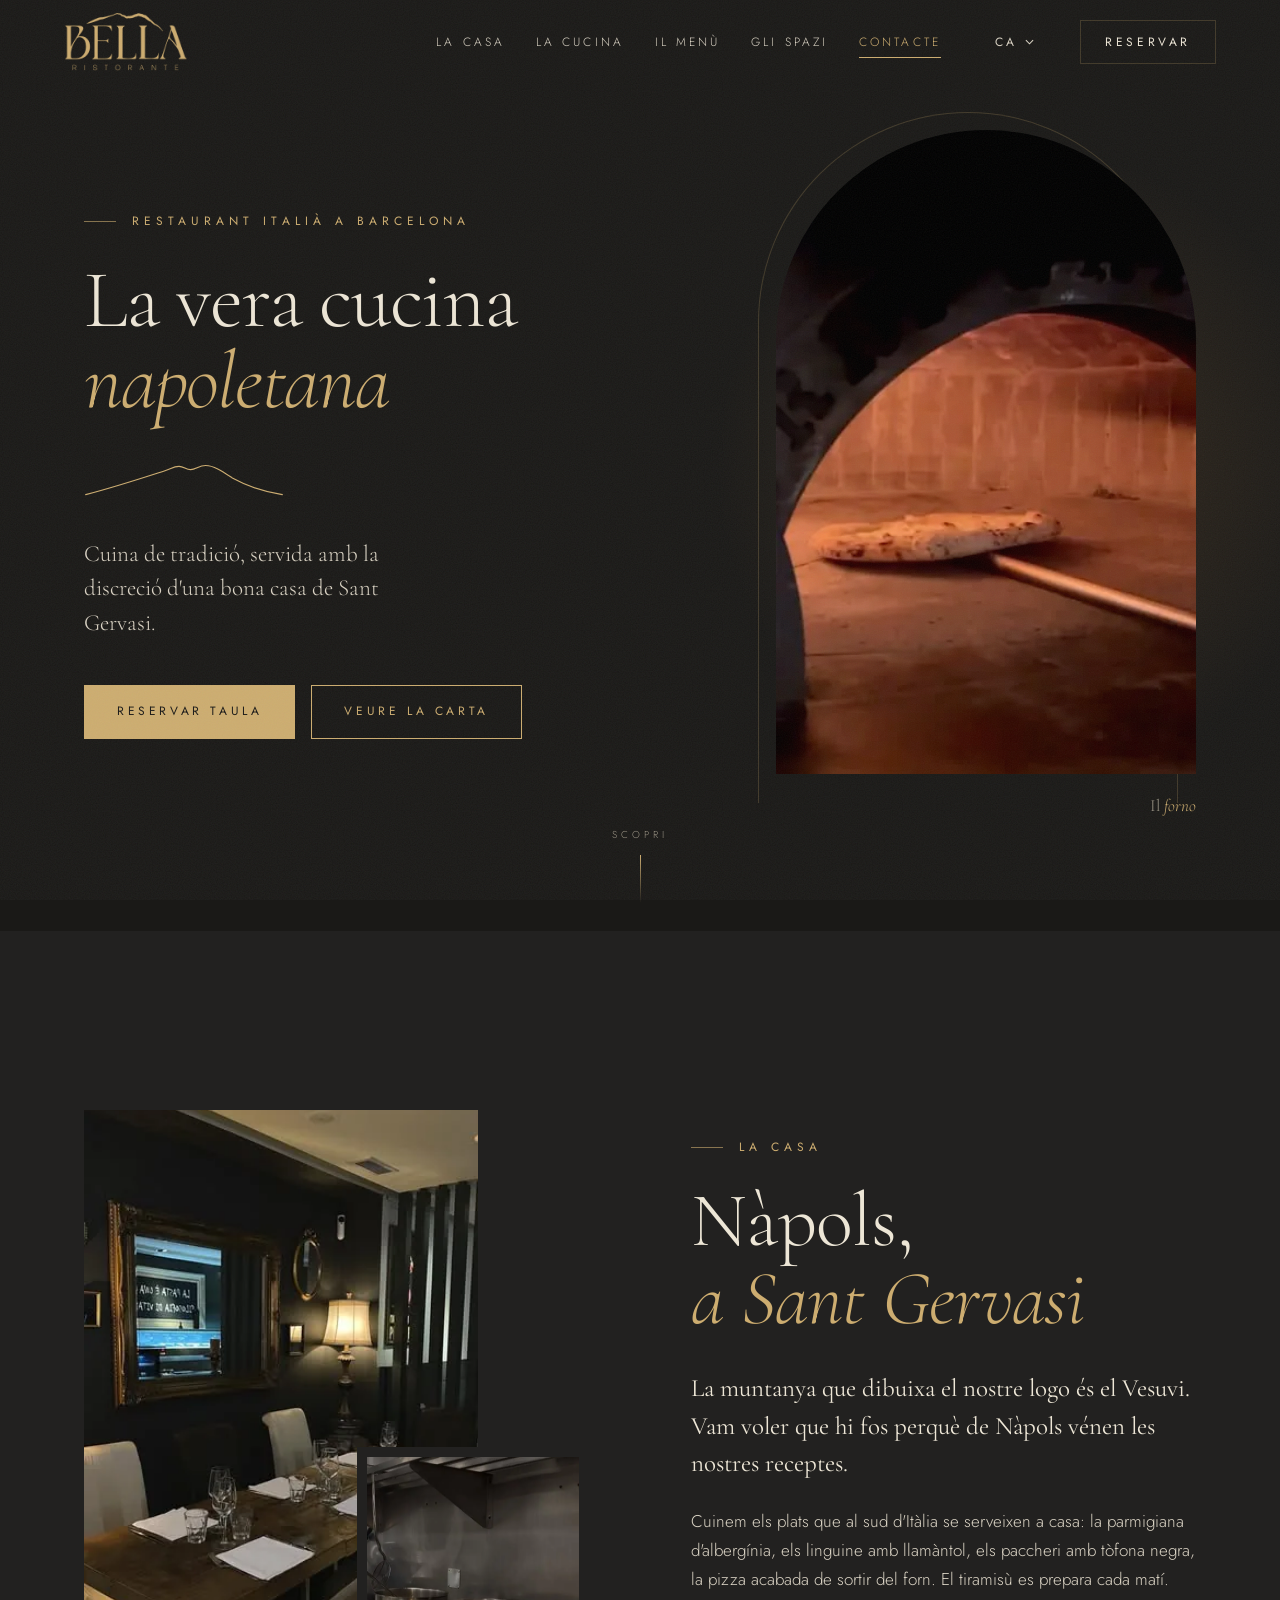
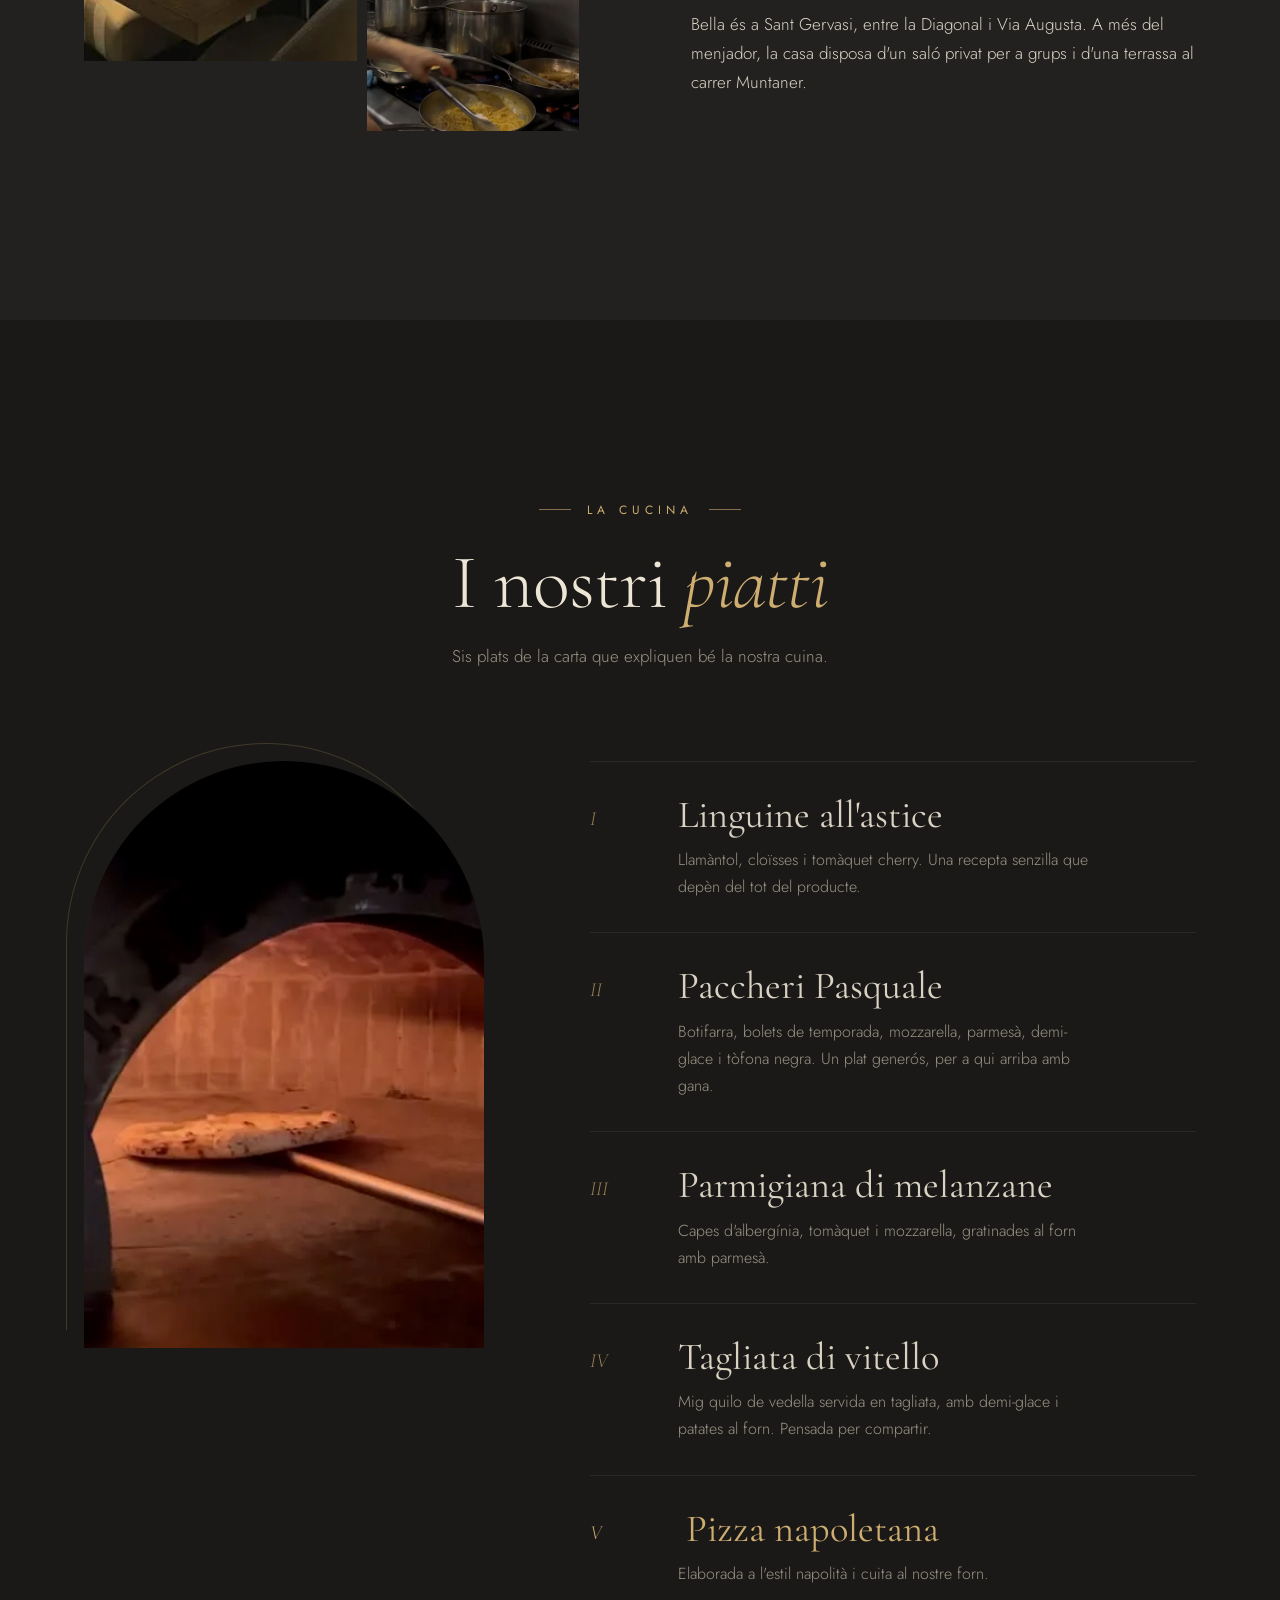
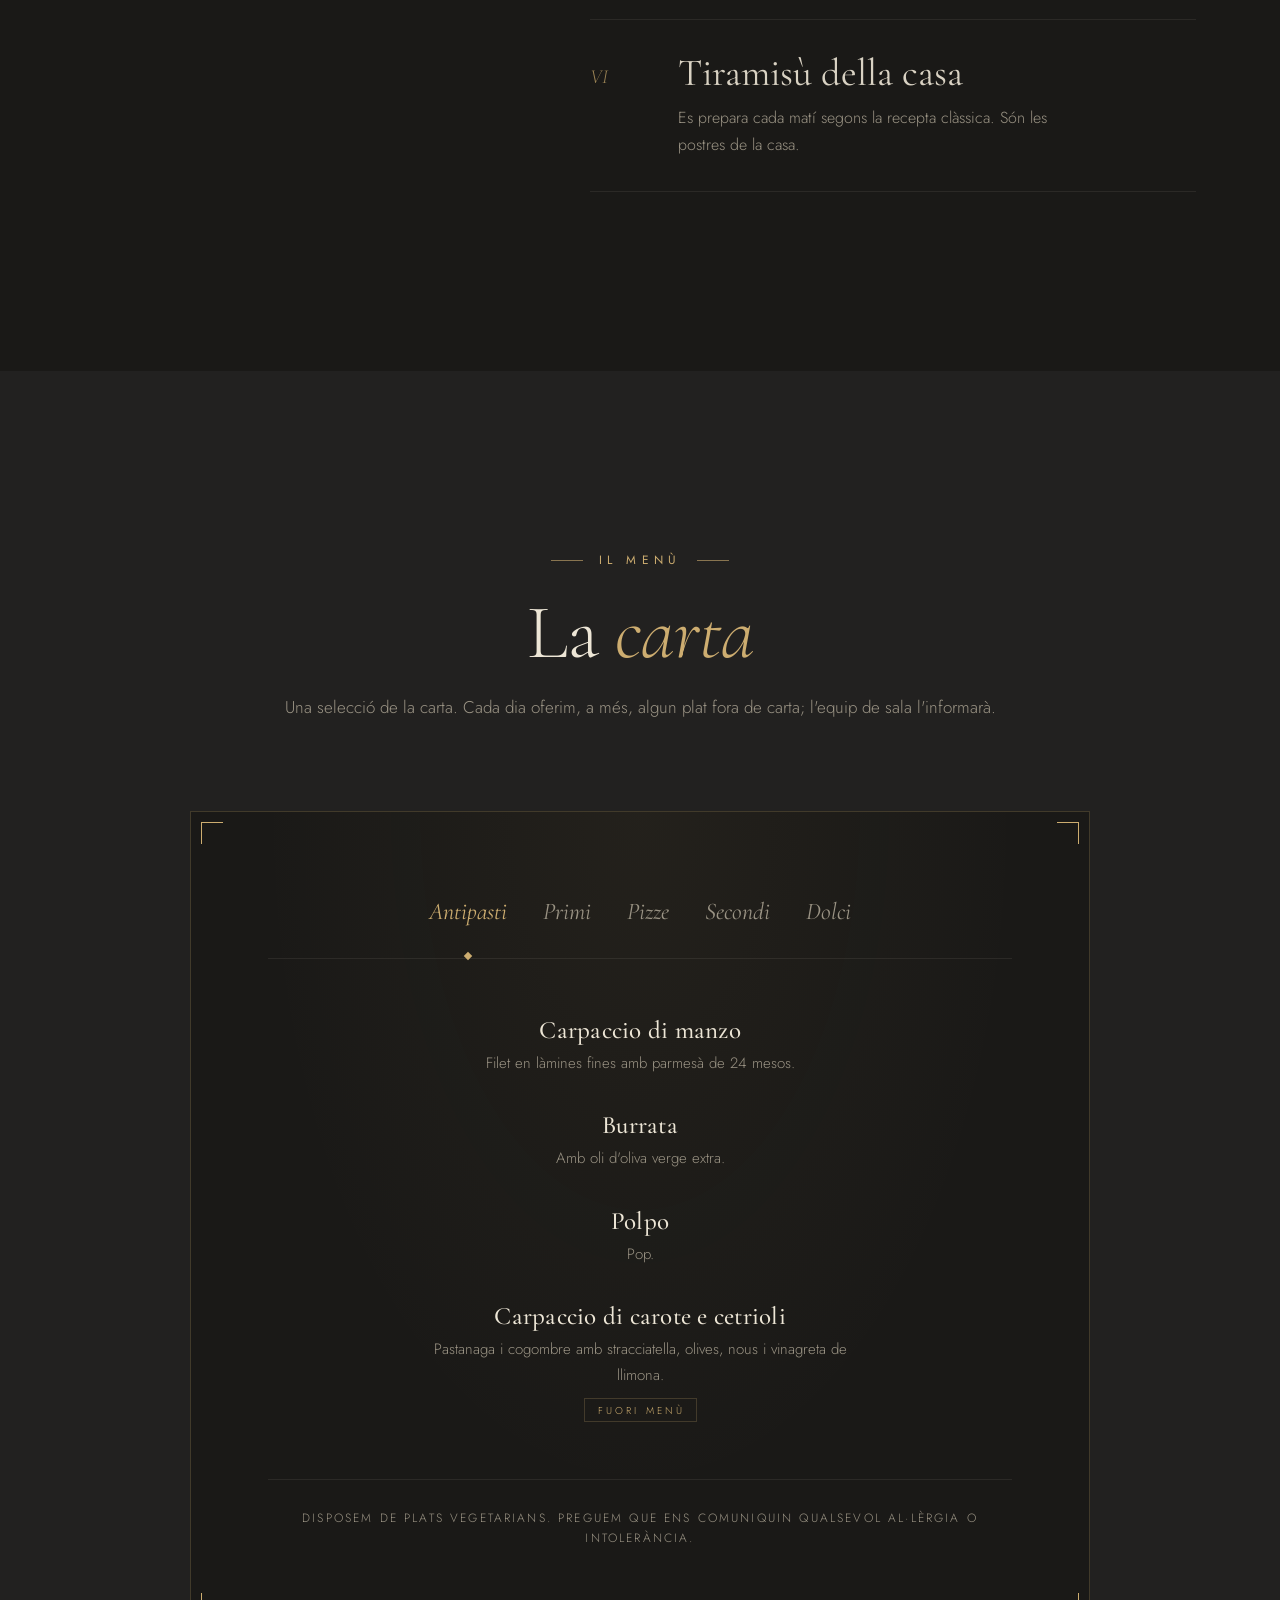
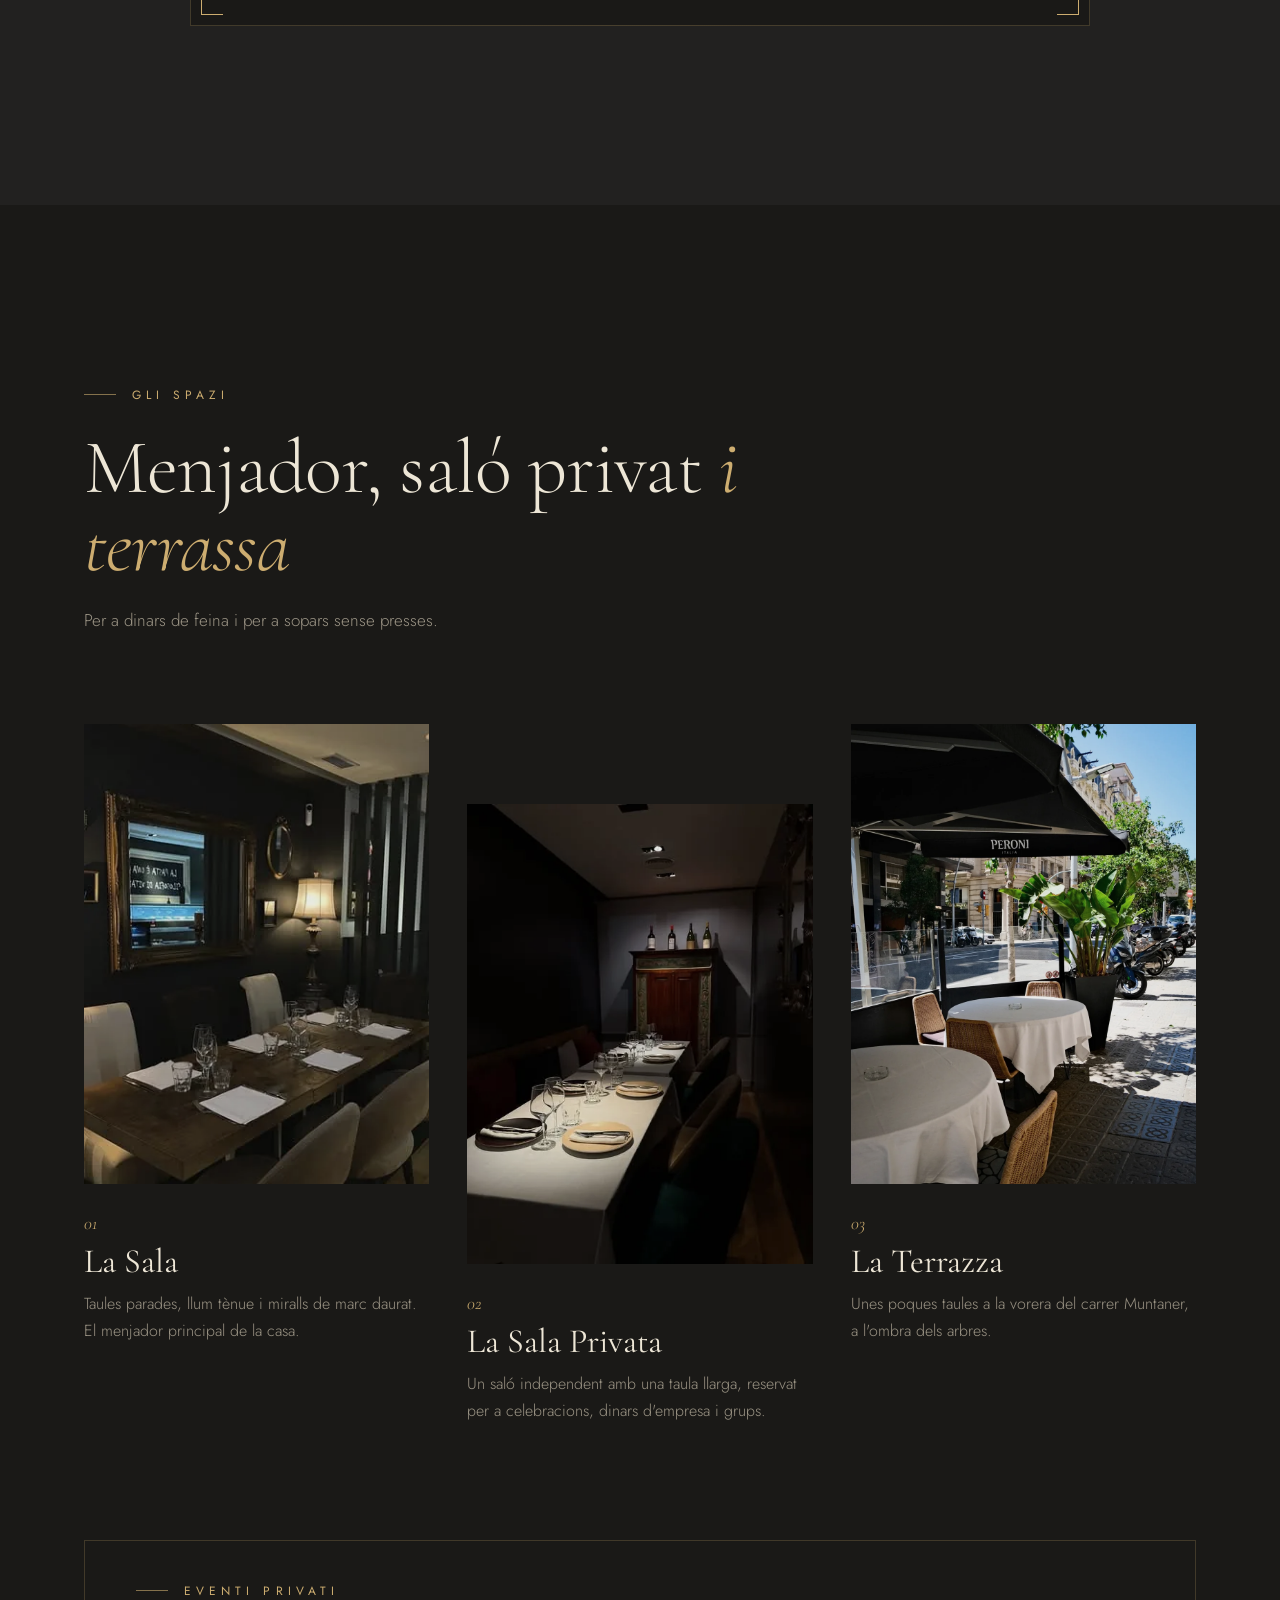
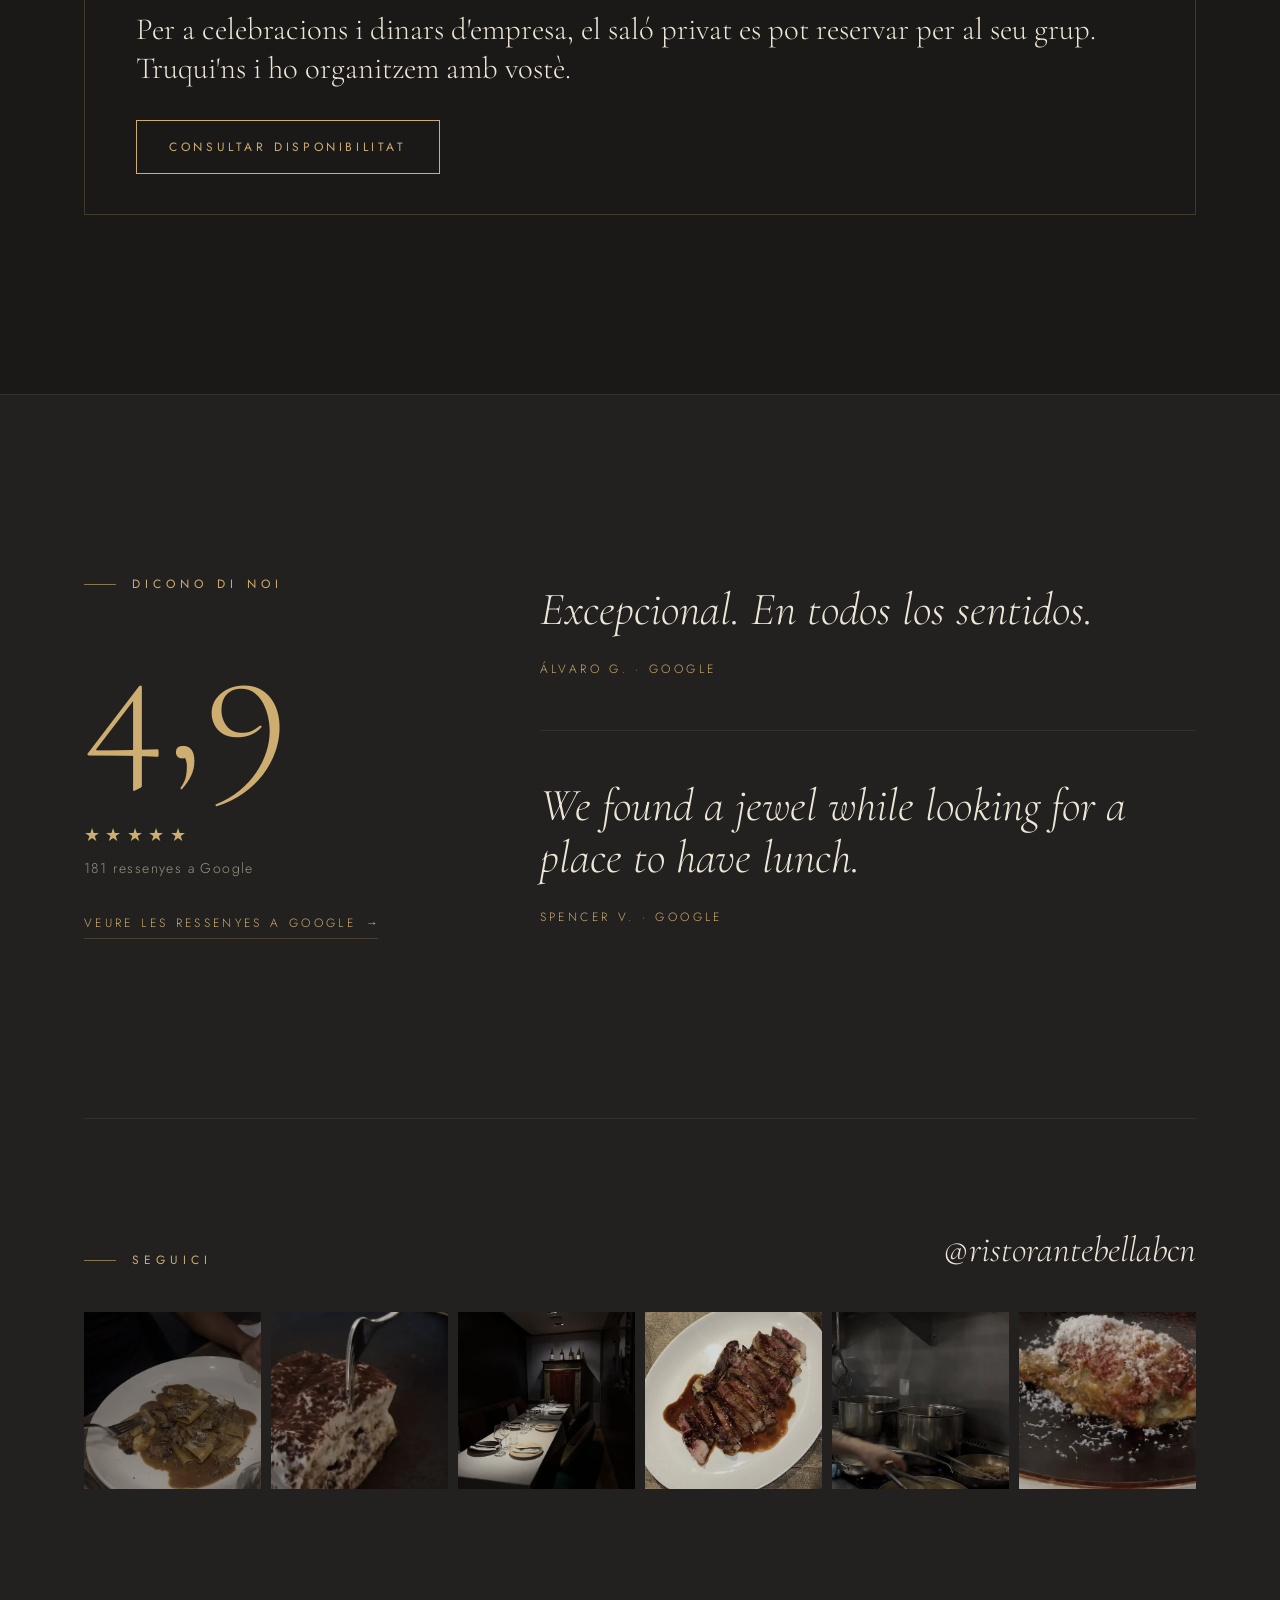
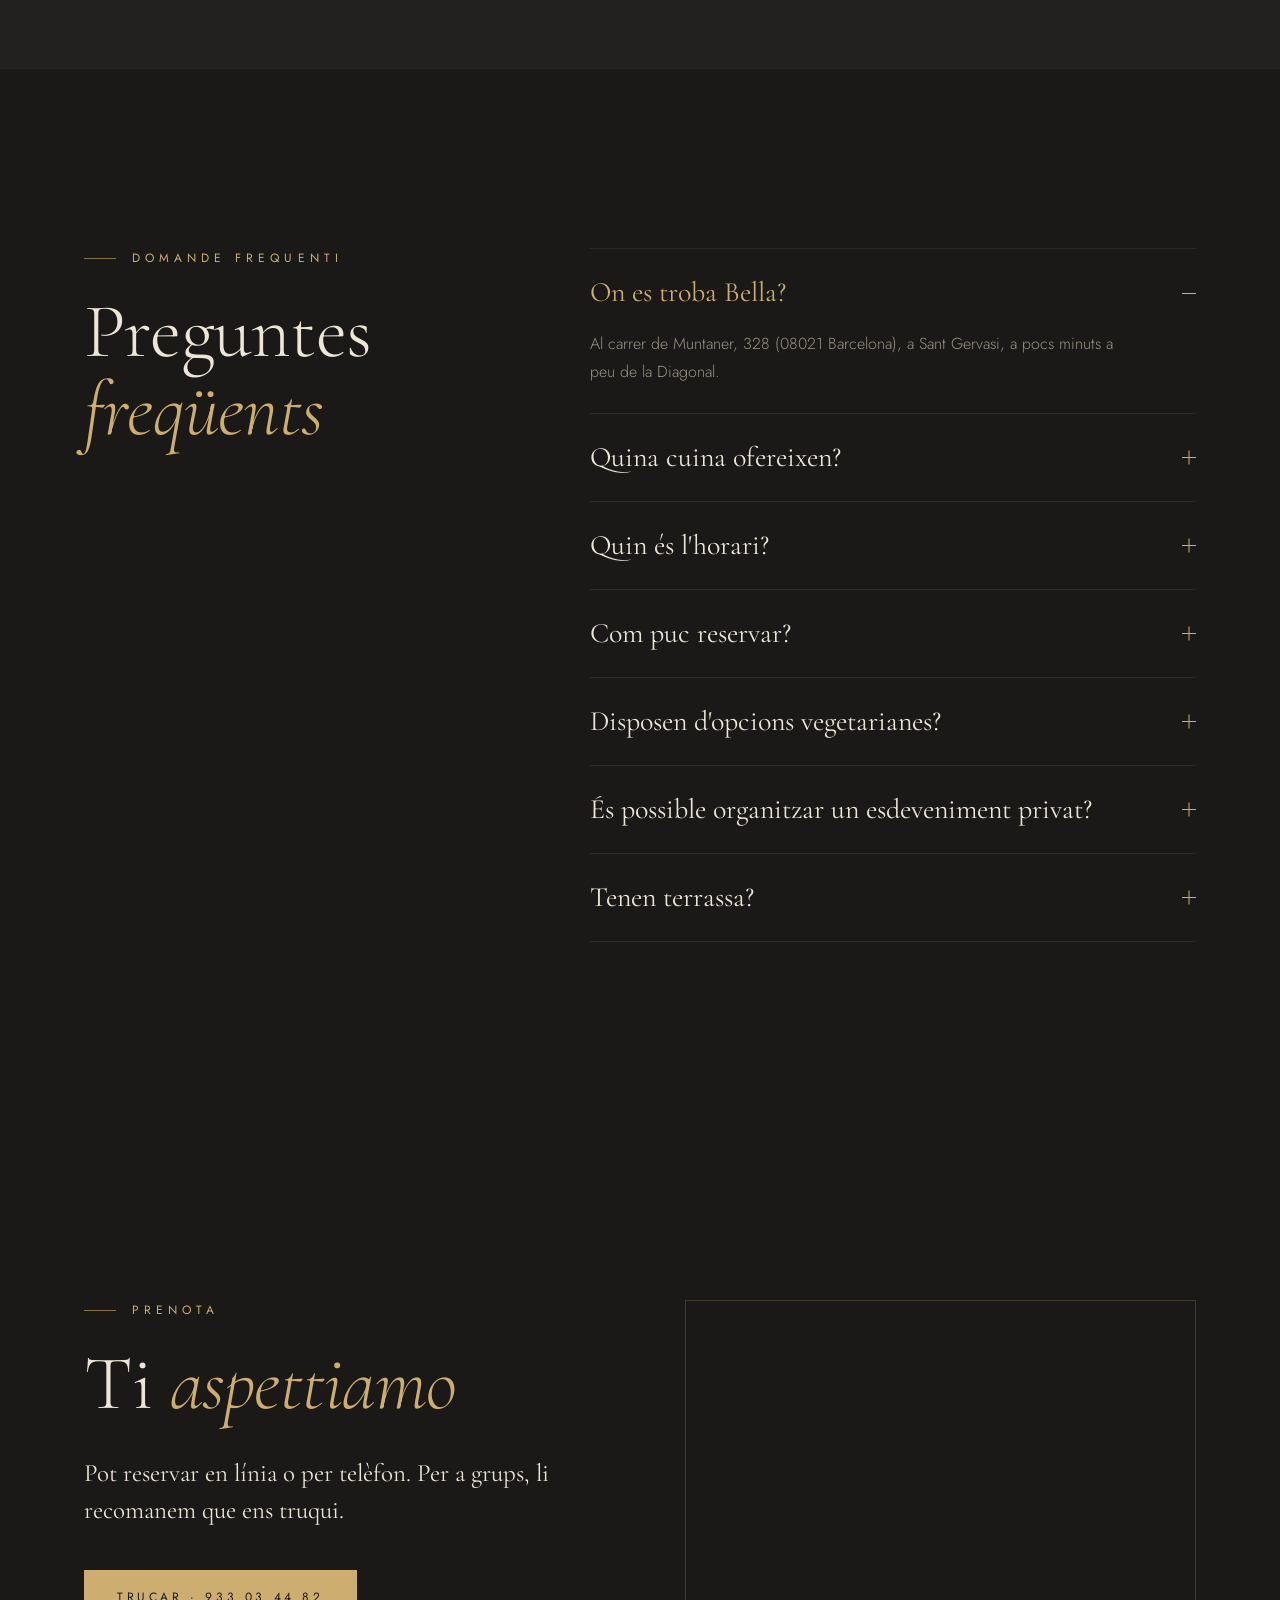
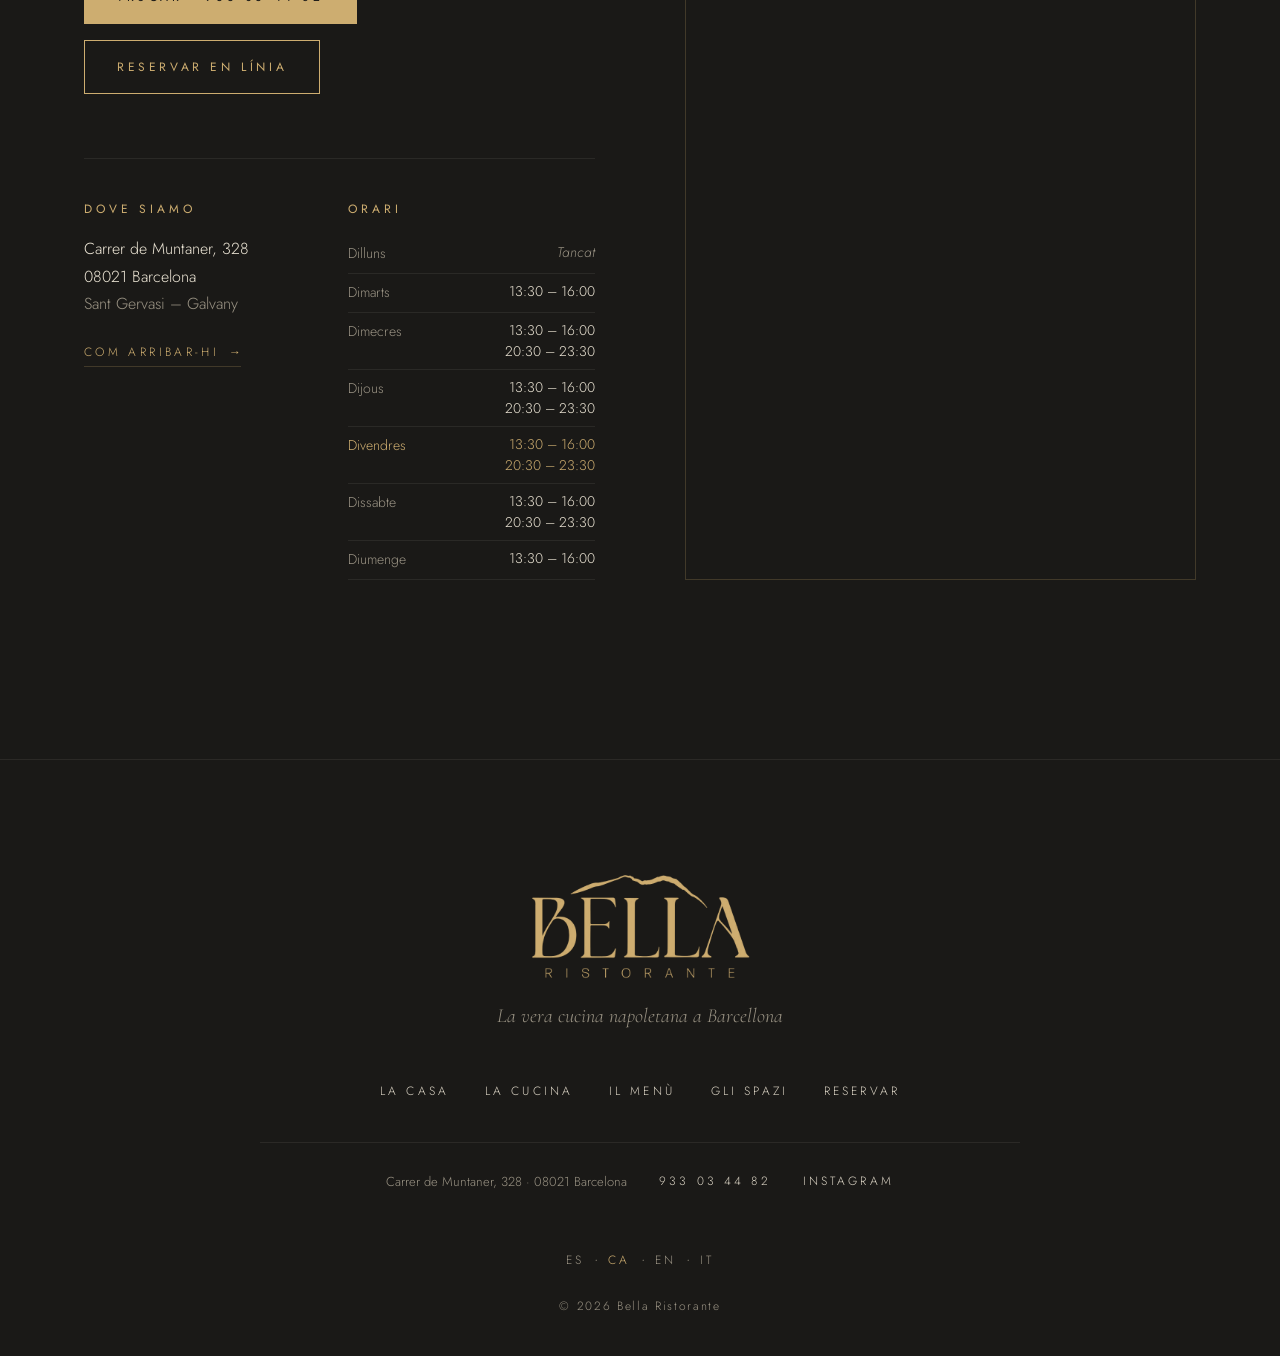
<file: ca/index.html>
<!doctype html>
<html lang="ca" class="no-js">
<head>
  <meta charset="utf-8">
  <meta name="viewport" content="width=device-width, initial-scale=1">
  <title>Restaurant italià a Barcelona · Bella Ristorante</title>
  <meta name="description" content="Cuina napolitana a Sant Gervasi, carrer de Muntaner 328. Pastes, pizza al forn i un tiramisù que es prepara cada matí. Reservi la seva taula en línia.">
  <meta name="robots" content="noindex, nofollow">
  <link rel="canonical" href="https://alejandrolay.github.io/bella-ristorante/ca/">
  <link rel="alternate" hreflang="es" href="https://alejandrolay.github.io/bella-ristorante/">
  <link rel="alternate" hreflang="ca" href="https://alejandrolay.github.io/bella-ristorante/ca/">
  <link rel="alternate" hreflang="en" href="https://alejandrolay.github.io/bella-ristorante/en/">
  <link rel="alternate" hreflang="it" href="https://alejandrolay.github.io/bella-ristorante/it/">
  <link rel="alternate" hreflang="x-default" href="https://alejandrolay.github.io/bella-ristorante/">
  <meta name="theme-color" content="#1a1917">
  <link rel="icon" href="../assets/img/favicon-32.png" sizes="32x32" type="image/png">
  <link rel="apple-touch-icon" href="../assets/img/apple-touch-icon.png">
  <link rel="manifest" href="../site.webmanifest">

  <meta property="og:type" content="restaurant.restaurant">
  <meta property="og:site_name" content="Bella Ristorante">
  <meta property="og:title" content="Restaurant italià a Barcelona · Bella Ristorante">
  <meta property="og:description" content="Cuina napolitana a Sant Gervasi, carrer de Muntaner 328. Pastes, pizza al forn i un tiramisù que es prepara cada matí. Reservi la seva taula en línia.">
  <meta property="og:url" content="https://alejandrolay.github.io/bella-ristorante/ca/">
  <meta property="og:locale" content="ca_ES">
  <meta property="og:locale:alternate" content="es_ES">
  <meta property="og:locale:alternate" content="en_GB">
  <meta property="og:locale:alternate" content="it_IT">
  <meta property="og:image" content="https://alejandrolay.github.io/bella-ristorante/assets/img/og-bella.jpg">
  <meta property="og:image:width" content="1200">
  <meta property="og:image:height" content="630">
  <meta property="og:image:alt" content="Bella Ristorante · La vera cucina napoletana">
  <meta property="restaurant:contact_info:street_address" content="Carrer de Muntaner, 328">
  <meta property="restaurant:contact_info:locality" content="Barcelona">
  <meta property="restaurant:contact_info:postal_code" content="08021">
  <meta property="restaurant:contact_info:country_name" content="España">
  <meta property="restaurant:contact_info:phone_number" content="+34933034482">
  <meta property="place:location:latitude" content="41.3977449">
  <meta property="place:location:longitude" content="2.1449862">
  <meta name="twitter:card" content="summary_large_image">
  <meta name="twitter:title" content="Restaurant italià a Barcelona · Bella Ristorante">
  <meta name="twitter:description" content="Cuina napolitana a Sant Gervasi, carrer de Muntaner 328. Pastes, pizza al forn i un tiramisù que es prepara cada matí. Reservi la seva taula en línia.">
  <meta name="twitter:image" content="https://alejandrolay.github.io/bella-ristorante/assets/img/og-bella.jpg">

  <meta name="geo.region" content="ES-CT">
  <meta name="geo.placename" content="Barcelona">
  <meta name="geo.position" content="41.3977449;2.1449862">
  <meta name="ICBM" content="41.3977449, 2.1449862">

  <script type="application/ld+json">{"@context":"https://schema.org","@graph":[{"@type":"WebSite","@id":"https://alejandrolay.github.io/bella-ristorante/#website","url":"https://alejandrolay.github.io/bella-ristorante/","name":"Bella Ristorante","inLanguage":["es","ca","en","it"],"publisher":{"@id":"https://alejandrolay.github.io/bella-ristorante/#restaurant"}},{"@type":"WebPage","@id":"https://alejandrolay.github.io/bella-ristorante/ca/#webpage","url":"https://alejandrolay.github.io/bella-ristorante/ca/","name":"Restaurant italià a Barcelona · Bella Ristorante","description":"Cuina napolitana a Sant Gervasi, carrer de Muntaner 328. Pastes, pizza al forn i un tiramisù que es prepara cada matí. Reservi la seva taula en línia.","inLanguage":"ca","isPartOf":{"@id":"https://alejandrolay.github.io/bella-ristorante/#website"},"about":{"@id":"https://alejandrolay.github.io/bella-ristorante/#restaurant"},"primaryImageOfPage":{"@type":"ImageObject","url":"https://alejandrolay.github.io/bella-ristorante/assets/img/og-bella.jpg","width":1200,"height":630}},{"@type":"Restaurant","@id":"https://alejandrolay.github.io/bella-ristorante/#restaurant","name":"Bella Ristorante","alternateName":"Ristorante Bella","description":"Cuina napolitana a Sant Gervasi, carrer de Muntaner 328. Pastes, pizza al forn i un tiramisù que es prepara cada matí. Reservi la seva taula en línia.","url":"https://alejandrolay.github.io/bella-ristorante/ca/","image":["https://alejandrolay.github.io/bella-ristorante/assets/img/og-bella.jpg","https://alejandrolay.github.io/bella-ristorante/assets/img/terraza.webp","https://alejandrolay.github.io/bella-ristorante/assets/img/sala.webp","https://alejandrolay.github.io/bella-ristorante/assets/img/linguine-astice.webp"],"logo":"https://alejandrolay.github.io/bella-ristorante/assets/img/logo-bella.png","telephone":"+34933034482","priceRange":"€€","servesCuisine":["Italiana","Napolitana","Pizza","Mediterrània"],"address":{"@type":"PostalAddress","streetAddress":"Carrer de Muntaner, 328","postalCode":"08021","addressLocality":"Barcelona","addressRegion":"Cataluña","addressCountry":"ES"},"geo":{"@type":"GeoCoordinates","latitude":41.3977449,"longitude":2.1449862},"hasMap":"https://maps.app.goo.gl/jpqYPJMmKvCjoJGz5","openingHoursSpecification":[{"@type":"OpeningHoursSpecification","dayOfWeek":["Sunday","Tuesday","Wednesday","Thursday","Friday","Saturday"],"opens":"13:30","closes":"16:00"},{"@type":"OpeningHoursSpecification","dayOfWeek":["Wednesday","Thursday","Friday","Saturday"],"opens":"20:30","closes":"23:30"}],"acceptsReservations":true,"potentialAction":{"@type":"ReserveAction","target":{"@type":"EntryPoint","urlTemplate":"https://www.google.com/maps/reserve/v/dine/c/l1GbsbQyNqk?source=pa&hl=es-ES","inLanguage":"ca","actionPlatform":["http://schema.org/DesktopWebPlatform","http://schema.org/MobileWebPlatform"]},"result":{"@type":"FoodEstablishmentReservation","name":"Reservar taula"}},"hasMenu":{"@type":"Menu","name":"Carta de Bella Ristorante","url":"https://alejandrolay.github.io/bella-ristorante/ca/#menu","inLanguage":"ca","hasMenuSection":[{"@type":"MenuSection","name":"Antipasti","hasMenuItem":[{"@type":"MenuItem","name":"Carpaccio di manzo","description":"Filet en làmines fines amb parmesà de 24 mesos."},{"@type":"MenuItem","name":"Burrata","description":"Amb oli d'oliva verge extra."},{"@type":"MenuItem","name":"Polpo","description":"Pop."},{"@type":"MenuItem","name":"Carpaccio di carote e cetrioli","description":"Pastanaga i cogombre amb stracciatella, olives, nous i vinagreta de llimona."}]},{"@type":"MenuSection","name":"Primi","hasMenuItem":[{"@type":"MenuItem","name":"Linguine all'astice","description":"Llamàntol, cloïsses i tomàquet cherry."},{"@type":"MenuItem","name":"Paccheri Pasquale","description":"Botifarra, bolets de temporada, mozzarella, parmesà, demi-glace i tòfona negra."},{"@type":"MenuItem","name":"La Gran Carbonara","description":"La carbonara de la casa."},{"@type":"MenuItem","name":"Fettuccine al tartufo","description":"Amb tòfona."},{"@type":"MenuItem","name":"Pasta ai frutti di mare","description":"Pasta amb marisc."}]},{"@type":"MenuSection","name":"Pizze","hasMenuItem":[{"@type":"MenuItem","name":"Margherita","description":"Tomàquet, mozzarella, alfàbrega i oli d'oliva."},{"@type":"MenuItem","name":"Pizza al prosciutto iberico","description":"Amb pernil ibèric."},{"@type":"MenuItem","name":"Pizza del giorno","description":"Consulti la pizza del dia."}]},{"@type":"MenuSection","name":"Secondi","hasMenuItem":[{"@type":"MenuItem","name":"Tagliata di vitello · 500 g","description":"Vedella amb demi-glace i patates al forn."},{"@type":"MenuItem","name":"Parmigiana di melanzane","description":"Albergínia, tomàquet, mozzarella i parmesà, al forn."}]},{"@type":"MenuSection","name":"Dolci","hasMenuItem":[{"@type":"MenuItem","name":"Tiramisù della casa","description":"Preparat cada matí."},{"@type":"MenuItem","name":"Coulant al cioccolato","description":"Xocolata i Nutella, amb gelat de vainilla i maduixes."}]}]},"sameAs":["https://www.instagram.com/ristorantebellabcn/","https://maps.app.goo.gl/jpqYPJMmKvCjoJGz5"]},{"@type":"FAQPage","@id":"https://alejandrolay.github.io/bella-ristorante/ca/#faq","inLanguage":"ca","mainEntity":[{"@type":"Question","name":"On es troba Bella?","acceptedAnswer":{"@type":"Answer","text":"Al carrer de Muntaner, 328 (08021 Barcelona), a Sant Gervasi, a pocs minuts a peu de la Diagonal."}},{"@type":"Question","name":"Quina cuina ofereixen?","acceptedAnswer":{"@type":"Answer","text":"Cuina italiana de tradició napolitana: pastes, pizza al forn, carns i postres de la casa, com el tiramisù que preparem cada matí."}},{"@type":"Question","name":"Quin és l'horari?","acceptedAnswer":{"@type":"Answer","text":"Dimarts i diumenge, de 13:30 a 16:00. De dimecres a dissabte, de 13:30 a 16:00 i de 20:30 a 23:30. Els dilluns romanem tancats."}},{"@type":"Question","name":"Com puc reservar?","acceptedAnswer":{"@type":"Answer","text":"En línia, des d'aquesta mateixa pàgina, o per telèfon al 933 03 44 82."}},{"@type":"Question","name":"Disposen d'opcions vegetarianes?","acceptedAnswer":{"@type":"Answer","text":"Sí. Li preguem que ens comuniqui qualsevol al·lèrgia o intolerància en fer la reserva."}},{"@type":"Question","name":"És possible organitzar un esdeveniment privat?","acceptedAnswer":{"@type":"Answer","text":"Sí. El saló privat acull celebracions, dinars d'empresa i grups. Truqui'ns i el preparem amb vostè."}},{"@type":"Question","name":"Tenen terrassa?","acceptedAnswer":{"@type":"Answer","text":"Sí, al mateix carrer Muntaner."}}]}]}</script>
  <link rel="preconnect" href="https://fonts.googleapis.com">
  <link rel="preconnect" href="https://fonts.gstatic.com" crossorigin>
  <link href="https://fonts.googleapis.com/css2?family=Cormorant+Garamond:ital,wght@0,300;0,400;0,500;1,300;1,400&family=Jost:wght@300;400&display=swap" rel="stylesheet">
  <link rel="preload" as="image" href="../assets/img/forno.webp" fetchpriority="high">
  <link rel="stylesheet" href="../css/styles.css">
</head>
<body>

  <a class="skip" href="#main">Salta al contingut</a>

  <!-- ============ NAV ============ -->
  <header class="nav" id="nav">
    <div class="nav__inner">
      <a href="#top" class="nav__brand" aria-label="Bella Ristorante, inici">
        <img src="../assets/img/logo-bella.png" alt="Bella Ristorante" width="592" height="280">
      </a>
      <nav class="nav__links" aria-label="Principal">
        <a href="#casa">La Casa</a>
        <a href="#cucina">La Cucina</a>
        <a href="#menu">Il Menù</a>
        <a href="#spazi">Gli Spazi</a>
        <a href="#contatto">Contacte</a>
      </nav>
      <div class="lang" id="lang">
        <button class="lang__btn" type="button" aria-expanded="false" aria-controls="langList" aria-label="Idioma: Català">
          <span>CA</span><svg class="lang__chev" viewBox="0 0 10 6" aria-hidden="true"><path d="M1 1l4 4 4-4"/></svg>
        </button>
        <ul class="lang__list" id="langList">
          <li><a href="../" hreflang="es" lang="es" data-lang-link><span>ES</span>Español</a></li>
          <li><a href="../ca/" hreflang="ca" lang="ca" aria-current="page" data-lang-link><span>CA</span>Català</a></li>
          <li><a href="../en/" hreflang="en" lang="en" data-lang-link><span>EN</span>English</a></li>
          <li><a href="../it/" hreflang="it" lang="it" data-lang-link><span>IT</span>Italiano</a></li>
        </ul>
      </div>
      <a href="https://www.google.com/maps/reserve/v/dine/c/l1GbsbQyNqk?source=pa&amp;hl=es-ES" target="_blank" rel="noopener" data-reserva class="btn btn--ghost nav__cta">Reservar</a>
      <button class="nav__toggle" id="navToggle" aria-label="Obrir menú" aria-expanded="false" aria-controls="mobileMenu">
        <span></span><span></span>
      </button>
    </div>
  </header>

  <div class="mobile-menu" id="mobileMenu" aria-hidden="true">
    <nav aria-label="Principal">
      <a href="#casa">La Casa</a>
      <a href="#cucina">La Cucina</a>
      <a href="#menu">Il Menù</a>
      <a href="#spazi">Gli Spazi</a>
      <a href="#contatto">Contacte</a>
      <a href="https://www.google.com/maps/reserve/v/dine/c/l1GbsbQyNqk?source=pa&amp;hl=es-ES" target="_blank" rel="noopener" data-reserva class="mobile-menu__cta">Reservar taula</a>
    </nav>
    <div class="mobile-menu__foot">
      <ul class="lang-inline lang-inline--mobile" aria-label="Idioma">
        <li><a href="../" hreflang="es" lang="es" title="Español" data-lang-link>ES</a></li>
        <li><a href="../ca/" hreflang="ca" lang="ca" title="Català" aria-current="page" data-lang-link>CA</a></li>
        <li><a href="../en/" hreflang="en" lang="en" title="English" data-lang-link>EN</a></li>
        <li><a href="../it/" hreflang="it" lang="it" title="Italiano" data-lang-link>IT</a></li>
      </ul>
      <p>Carrer de Muntaner, 328 · Barcelona<br><a href="tel:+34933034482">933 03 44 82</a></p>
    </div>
  </div>

  <main id="top">

    <!-- ============ HERO ============ -->
    <section class="hero" id="main">
      <div class="hero__glow" aria-hidden="true"></div>
      <div class="container hero__grid">
        <div class="hero__text">
          <h1 class="hero__title reveal">
            <span class="eyebrow">Restaurant italià a Barcelona</span>
            La vera cucina <em>napoletana</em>
          </h1>
          <svg class="vesuvio vesuvio--hero reveal" style="--d:.3s" viewBox="0 0 240 40" aria-hidden="true"><path d="M2 38 C40 28 70 18 98 9 C104 7 108 4 114 4 C120 4 122 8 128 8 C134 8 138 3 146 3 C156 3 166 10 178 18 C196 28 214 34 238 38" /></svg>
          <p class="hero__sub reveal" style="--d:.25s">Cuina de tradició, servida amb la discreció d'una bona casa de Sant Gervasi.</p>
          <div class="hero__actions reveal" style="--d:.4s">
            <a href="https://www.google.com/maps/reserve/v/dine/c/l1GbsbQyNqk?source=pa&amp;hl=es-ES" target="_blank" rel="noopener" data-reserva class="btn btn--gold">Reservar taula</a>
            <a href="#menu" class="btn btn--line">Veure la carta</a>
          </div>
        </div>

        <figure class="hero__media reveal" style="--d:.2s">
          <div class="arch arch--outline" aria-hidden="true"></div>
          <div class="arch arch--img">
            <img src="../assets/img/forno.webp" alt="Una pizza entrant al forn de Bella Ristorante" width="360" height="640" fetchpriority="high">
          </div>
          <figcaption lang="it">Il <em>forno</em></figcaption>
        </figure>
      </div>

      <a href="#casa" class="hero__scroll" aria-label="Baixar a La Casa">
        <span>Scopri</span><i aria-hidden="true"></i>
      </a>
    </section>

    <!-- ============ LA CASA ============ -->
    <section class="section casa" id="casa">
      <div class="container casa__grid">
        <div class="casa__media">
          <div class="frame frame--tall reveal">
            <img src="../assets/img/sala.webp" alt="Menjador de Bella Ristorante amb taules parades i un mirall de marc daurat" width="360" height="640" loading="lazy">
          </div>
          <div class="frame frame--small reveal" style="--d:.15s">
            <img src="../assets/img/cucina.webp" alt="Pasta saltant a la cuina de Bella Ristorante" width="480" height="640" loading="lazy">
          </div>
        </div>

        <div class="casa__text">
          <p class="eyebrow reveal">La Casa</p>
          <h2 class="title reveal">Nàpols,<br><em>a Sant Gervasi</em></h2>
          <p class="lead reveal">La muntanya que dibuixa el nostre logo és el Vesuvi. Vam voler que hi fos perquè de Nàpols vénen les nostres receptes.</p>
          <p class="reveal">Cuinem els plats que al sud d'Itàlia se serveixen a casa: la parmigiana d'albergínia, els linguine amb llamàntol, els paccheri amb tòfona negra, la pizza acabada de sortir del forn. El tiramisù es prepara cada matí.</p>
          <p class="reveal">Bella és a Sant Gervasi, entre la Diagonal i Via Augusta. A més del menjador, la casa disposa d'un saló privat per a grups i d'una terrassa al carrer Muntaner.</p>
        </div>
      </div>
    </section>

    <!-- ============ LA CUCINA (signature) ============ -->
    <section class="section cucina" id="cucina">
      <div class="container">
        <header class="section-head">
          <p class="eyebrow reveal">La Cucina</p>
          <h2 class="title reveal" lang="it">I nostri <em>piatti</em></h2>
          <p class="section-head__sub reveal">Sis plats de la carta que expliquen bé la nostra cuina.</p>
        </header>

        <div class="dishes">
          <div class="dishes__stage" aria-hidden="true">
            <div class="arch arch--outline"></div>
            <div class="arch arch--img dishes__frame">
              <img src="../assets/img/linguine-astice.webp" alt="" width="360" height="640" class="is-active" data-key="0" loading="lazy">
              <img src="../assets/img/paccheri.webp" alt="" width="480" height="640" data-key="1" loading="lazy">
              <img src="../assets/img/parmigiana.webp" alt="" width="360" height="640" data-key="2" loading="lazy">
              <img src="../assets/img/tagliata.webp" alt="" width="480" height="640" data-key="3" loading="lazy">
              <img src="../assets/img/forno.webp" alt="" width="360" height="640" data-key="4" loading="lazy">
              <img src="../assets/img/tiramisu.webp" alt="" width="360" height="640" data-key="5" loading="lazy">
            </div>
          </div>

          <ol class="dishes__list">
            <li class="dish reveal is-active" data-key="0" tabindex="0">
              <span class="dish__num" aria-hidden="true">I</span>
              <div>
                <h3 lang="it">Linguine all'astice</h3>
                <p>Llamàntol, cloïsses i tomàquet cherry. Una recepta senzilla que depèn del tot del producte.</p>
              </div>
              <img class="dish__thumb" src="../assets/img/linguine-astice.webp" alt="Linguine all'astice a Bella Ristorante, Barcelona" width="360" height="640" loading="lazy">
            </li>
            <li class="dish reveal" data-key="1" tabindex="0">
              <span class="dish__num" aria-hidden="true">II</span>
              <div>
                <h3 lang="it">Paccheri Pasquale</h3>
                <p>Botifarra, bolets de temporada, mozzarella, parmesà, demi-glace i tòfona negra. Un plat generós, per a qui arriba amb gana.</p>
              </div>
              <img class="dish__thumb" src="../assets/img/paccheri.webp" alt="Paccheri Pasquale a Bella Ristorante, Barcelona" width="480" height="640" loading="lazy">
            </li>
            <li class="dish reveal" data-key="2" tabindex="0">
              <span class="dish__num" aria-hidden="true">III</span>
              <div>
                <h3 lang="it">Parmigiana di melanzane</h3>
                <p>Capes d'albergínia, tomàquet i mozzarella, gratinades al forn amb parmesà.</p>
              </div>
              <img class="dish__thumb" src="../assets/img/parmigiana.webp" alt="Parmigiana di melanzane a Bella Ristorante, Barcelona" width="360" height="640" loading="lazy">
            </li>
            <li class="dish reveal" data-key="3" tabindex="0">
              <span class="dish__num" aria-hidden="true">IV</span>
              <div>
                <h3 lang="it">Tagliata di vitello</h3>
                <p>Mig quilo de vedella servida en tagliata, amb demi-glace i patates al forn. Pensada per compartir.</p>
              </div>
              <img class="dish__thumb" src="../assets/img/tagliata.webp" alt="Tagliata di vitello a Bella Ristorante, Barcelona" width="480" height="640" loading="lazy">
            </li>
            <li class="dish reveal" data-key="4" tabindex="0">
              <span class="dish__num" aria-hidden="true">V</span>
              <div>
                <h3 lang="it">Pizza napoletana</h3>
                <p>Elaborada a l'estil napolità i cuita al nostre forn.</p>
              </div>
              <img class="dish__thumb" src="../assets/img/forno.webp" alt="Pizza napoletana a Bella Ristorante, Barcelona" width="360" height="640" loading="lazy">
            </li>
            <li class="dish reveal" data-key="5" tabindex="0">
              <span class="dish__num" aria-hidden="true">VI</span>
              <div>
                <h3 lang="it">Tiramisù della casa</h3>
                <p>Es prepara cada matí segons la recepta clàssica. Són les postres de la casa.</p>
              </div>
              <img class="dish__thumb" src="../assets/img/tiramisu.webp" alt="Tiramisù a Bella Ristorante, Barcelona" width="360" height="640" loading="lazy">
            </li>
          </ol>
        </div>
      </div>
    </section>

    <!-- ============ IL MENÙ ============ -->
    <!-- La carta se genera desde data/carta.csv y, si está configurada, se refresca desde Google Sheets -->
    <section class="section menu" id="menu">
      <div class="container">
        <header class="section-head">
          <p class="eyebrow reveal">Il Menù</p>
          <h2 class="title reveal">La <em>carta</em></h2>
          <p class="section-head__sub reveal">Una selecció de la carta. Cada dia oferim, a més, algun plat fora de carta; l'equip de sala l'informarà.</p>
        </header>

        <div class="menu__card reveal">
          <div class="menu__corner menu__corner--tl" aria-hidden="true"></div>
          <div class="menu__corner menu__corner--tr" aria-hidden="true"></div>
          <div class="menu__corner menu__corner--bl" aria-hidden="true"></div>
          <div class="menu__corner menu__corner--br" aria-hidden="true"></div>

          <div class="menu__tabs" id="menuTabs" role="tablist" aria-label="Categories de la carta">
            <button role="tab" id="t-cat-0" aria-controls="m-cat-0" aria-selected="true" lang="it">Antipasti</button>
            <button role="tab" id="t-cat-1" aria-controls="m-cat-1" aria-selected="false" tabindex="-1" lang="it">Primi</button>
            <button role="tab" id="t-cat-2" aria-controls="m-cat-2" aria-selected="false" tabindex="-1" lang="it">Pizze</button>
            <button role="tab" id="t-cat-3" aria-controls="m-cat-3" aria-selected="false" tabindex="-1" lang="it">Secondi</button>
            <button role="tab" id="t-cat-4" aria-controls="m-cat-4" aria-selected="false" tabindex="-1" lang="it">Dolci</button>
          </div>

          <div class="menu__panels" id="menuPanels">
            <div class="menu__panel is-active" role="tabpanel" id="m-cat-0" aria-labelledby="t-cat-0">
              <article class="item"><h3>Carpaccio di manzo</h3><p>Filet en làmines fines amb parmesà de 24 mesos.</p></article>
              <article class="item"><h3>Burrata</h3><p>Amb oli d'oliva verge extra.</p></article>
              <article class="item"><h3>Polpo</h3><p>Pop.</p></article>
              <article class="item"><h3>Carpaccio di carote e cetrioli</h3><p>Pastanaga i cogombre amb stracciatella, olives, nous i vinagreta de llimona.</p><span class="tag" lang="it">Fuori menù</span></article>
            </div>
            <div class="menu__panel" role="tabpanel" id="m-cat-1" aria-labelledby="t-cat-1" hidden>
              <article class="item"><h3>Linguine all'astice</h3><p>Llamàntol, cloïsses i tomàquet cherry.</p><span class="tag" lang="it">Specialità</span></article>
              <article class="item"><h3>Paccheri Pasquale</h3><p>Botifarra, bolets de temporada, mozzarella, parmesà, demi-glace i tòfona negra.</p><span class="tag" lang="it">Specialità</span></article>
              <article class="item"><h3>La Gran Carbonara</h3><p>La carbonara de la casa.</p></article>
              <article class="item"><h3>Fettuccine al tartufo</h3><p>Amb tòfona.</p></article>
              <article class="item"><h3>Pasta ai frutti di mare</h3><p>Pasta amb marisc.</p></article>
            </div>
            <div class="menu__panel" role="tabpanel" id="m-cat-2" aria-labelledby="t-cat-2" hidden>
              <article class="item"><h3>Margherita</h3><p>Tomàquet, mozzarella, alfàbrega i oli d'oliva.</p></article>
              <article class="item"><h3>Pizza al prosciutto iberico</h3><p>Amb pernil ibèric.</p></article>
              <article class="item"><h3>Pizza del giorno</h3><p>Consulti la pizza del dia.</p></article>
            </div>
            <div class="menu__panel" role="tabpanel" id="m-cat-3" aria-labelledby="t-cat-3" hidden>
              <article class="item"><h3>Tagliata di vitello · 500 g</h3><p>Vedella amb demi-glace i patates al forn.</p><span class="tag" lang="it">Specialità</span></article>
              <article class="item"><h3>Parmigiana di melanzane</h3><p>Albergínia, tomàquet, mozzarella i parmesà, al forn.</p></article>
            </div>
            <div class="menu__panel" role="tabpanel" id="m-cat-4" aria-labelledby="t-cat-4" hidden>
              <article class="item"><h3>Tiramisù della casa</h3><p>Preparat cada matí.</p><span class="tag" lang="it">Specialità</span></article>
              <article class="item"><h3>Coulant al cioccolato</h3><p>Xocolata i Nutella, amb gelat de vainilla i maduixes.</p></article>
            </div>
          </div>

          <p class="menu__note">Disposem de plats vegetarians. Preguem que ens comuniquin qualsevol al·lèrgia o intolerància.</p>
          <p class="menu__pdf" id="menuPdf" hidden><a class="link" href="#" target="_blank" rel="noopener">Descarregar la carta en PDF</a></p>
        </div>
      </div>
    </section>

    <!-- ============ GLI SPAZI ============ -->
    <section class="section spazi" id="spazi">
      <div class="container">
        <header class="section-head section-head--left">
          <p class="eyebrow reveal">Gli Spazi</p>
          <h2 class="title reveal">Menjador, saló privat <em>i terrassa</em></h2>
          <p class="section-head__sub reveal">Per a dinars de feina i per a sopars sense presses.</p>
        </header>

        <div class="spazi__grid">
          <article class="space reveal">
            <div class="space__img"><img src="../assets/img/sala.webp" alt="El menjador principal de Bella Ristorante" width="360" height="640" loading="lazy"></div>
            <p class="space__num" aria-hidden="true">01</p>
            <h3 lang="it">La Sala</h3>
            <p>Taules parades, llum tènue i miralls de marc daurat. El menjador principal de la casa.</p>
          </article>
          <article class="space reveal" style="--d:.12s">
            <div class="space__img"><img src="../assets/img/sala-privada.webp" alt="El saló privat de Bella Ristorante, amb una taula llarga" width="512" height="640" loading="lazy"></div>
            <p class="space__num" aria-hidden="true">02</p>
            <h3 lang="it">La Sala Privata</h3>
            <p>Un saló independent amb una taula llarga, reservat per a celebracions, dinars d'empresa i grups.</p>
          </article>
          <article class="space reveal" style="--d:.24s">
            <div class="space__img"><img src="../assets/img/terraza.webp" alt="La terrassa de Bella Ristorante al carrer Muntaner" width="1000" height="1469" loading="lazy"></div>
            <p class="space__num" aria-hidden="true">03</p>
            <h3 lang="it">La Terrazza</h3>
            <p>Unes poques taules a la vorera del carrer Muntaner, a l'ombra dels arbres.</p>
          </article>
        </div>

        <div class="eventi reveal">
          <div>
            <p class="eyebrow" lang="it">Eventi privati</p>
            <p class="eventi__text">Per a celebracions i dinars d'empresa, el saló privat es pot reservar per al seu grup. Truqui'ns i ho organitzem amb vostè.</p>
          </div>
          <a href="tel:+34933034482" class="btn btn--line">Consultar disponibilitat</a>
        </div>
      </div>
    </section>

    <!-- ============ DICONO DI NOI ============ -->
    <section class="section recensioni" aria-labelledby="rec-title">
      <div class="container recensioni__grid">
        <div class="rating reveal">
          <h2 class="eyebrow" id="rec-title" lang="it">Dicono di noi</h2>
          <p class="rating__num">4,9</p>
          <p class="rating__stars" role="img" aria-label="4,9 de 5 estrelles">★★★★★</p>
          <p class="rating__src">181 ressenyes a Google</p>
          <a class="link" href="https://maps.app.goo.gl/jpqYPJMmKvCjoJGz5" target="_blank" rel="noopener">Veure les ressenyes a Google</a>
        </div>
        <div class="reviews">
          <blockquote class="review reveal" lang="es">
            <p>Excepcional. En todos los sentidos.</p>
            <cite>Álvaro G. · Google</cite>
          </blockquote>
          <blockquote class="review reveal" style="--d:.12s" lang="en">
            <p>We found a jewel while looking for a place to have lunch.</p>
            <cite>Spencer V. · Google</cite>
          </blockquote>
        </div>
      </div>
    </section>

    <!-- ============ INSTAGRAM ============ -->
    <section class="section insta" aria-labelledby="insta-title">
      <div class="container">
        <header class="insta__head reveal">
          <h2 class="eyebrow" id="insta-title" lang="it">Seguici</h2>
          <a href="https://www.instagram.com/ristorantebellabcn/" target="_blank" rel="noopener" class="insta__handle">@ristorantebellabcn</a>
        </header>
        <div class="insta__grid">
          <a href="https://www.instagram.com/ristorantebellabcn/" target="_blank" rel="noopener" class="reveal"><img src="../assets/img/paccheri.webp" alt="Paccheri Pasquale a Bella Ristorante, Barcelona" width="480" height="640" loading="lazy"></a>
          <a href="https://www.instagram.com/ristorantebellabcn/" target="_blank" rel="noopener" class="reveal" style="--d:.06s"><img src="../assets/img/tiramisu.webp" alt="Tiramisù a Bella Ristorante, Barcelona" width="360" height="640" loading="lazy"></a>
          <a href="https://www.instagram.com/ristorantebellabcn/" target="_blank" rel="noopener" class="reveal" style="--d:.12s"><img src="../assets/img/sala-privada.webp" alt="El saló privat de Bella Ristorante, amb una taula llarga" width="512" height="640" loading="lazy"></a>
          <a href="https://www.instagram.com/ristorantebellabcn/" target="_blank" rel="noopener" class="reveal" style="--d:.18s"><img src="../assets/img/tagliata-2.webp" alt="Tagliata di vitello a Bella Ristorante, Barcelona" width="480" height="640" loading="lazy"></a>
          <a href="https://www.instagram.com/ristorantebellabcn/" target="_blank" rel="noopener" class="reveal" style="--d:.24s"><img src="../assets/img/cucina.webp" alt="Pasta saltant a la cuina de Bella Ristorante" width="480" height="640" loading="lazy"></a>
          <a href="https://www.instagram.com/ristorantebellabcn/" target="_blank" rel="noopener" class="reveal" style="--d:.3s"><img src="../assets/img/parmigiana.webp" alt="Parmigiana di melanzane a Bella Ristorante, Barcelona" width="360" height="640" loading="lazy"></a>
        </div>
      </div>
    </section>

    <!-- ============ FAQ ============ -->
    <section class="section faq" id="faq">
      <div class="container faq__grid">
        <header class="faq__head">
          <p class="eyebrow reveal">Domande frequenti</p>
          <h2 class="title reveal">Preguntes <em>freqüents</em></h2>
        </header>
        <div class="faq__list">
          <details class="faq__item reveal" open>
            <summary><h3>On es troba Bella?</h3><span class="faq__icon" aria-hidden="true"></span></summary>
            <p>Al carrer de Muntaner, 328 (08021 Barcelona), a Sant Gervasi, a pocs minuts a peu de la Diagonal.</p>
          </details>
          <details class="faq__item reveal">
            <summary><h3>Quina cuina ofereixen?</h3><span class="faq__icon" aria-hidden="true"></span></summary>
            <p>Cuina italiana de tradició napolitana: pastes, pizza al forn, carns i postres de la casa, com el tiramisù que preparem cada matí.</p>
          </details>
          <details class="faq__item reveal">
            <summary><h3>Quin és l'horari?</h3><span class="faq__icon" aria-hidden="true"></span></summary>
            <p>Dimarts i diumenge, de 13:30 a 16:00. De dimecres a dissabte, de 13:30 a 16:00 i de 20:30 a 23:30. Els dilluns romanem tancats.</p>
          </details>
          <details class="faq__item reveal">
            <summary><h3>Com puc reservar?</h3><span class="faq__icon" aria-hidden="true"></span></summary>
            <p>En línia, des d'aquesta mateixa pàgina, o per telèfon al 933 03 44 82.</p>
          </details>
          <details class="faq__item reveal">
            <summary><h3>Disposen d'opcions vegetarianes?</h3><span class="faq__icon" aria-hidden="true"></span></summary>
            <p>Sí. Li preguem que ens comuniqui qualsevol al·lèrgia o intolerància en fer la reserva.</p>
          </details>
          <details class="faq__item reveal">
            <summary><h3>És possible organitzar un esdeveniment privat?</h3><span class="faq__icon" aria-hidden="true"></span></summary>
            <p>Sí. El saló privat acull celebracions, dinars d'empresa i grups. Truqui'ns i el preparem amb vostè.</p>
          </details>
          <details class="faq__item reveal">
            <summary><h3>Tenen terrassa?</h3><span class="faq__icon" aria-hidden="true"></span></summary>
            <p>Sí, al mateix carrer Muntaner.</p>
          </details>
        </div>
      </div>
    </section>

    <!-- ============ PRENOTA / CONTACTO ============ -->
    <section class="section prenota" id="prenota">
      <div class="container prenota__grid" id="contatto">
        <div class="prenota__info">
          <p class="eyebrow reveal">Prenota</p>
          <h2 class="title reveal" lang="it">Ti <em>aspettiamo</em></h2>
          <p class="lead reveal">Pot reservar en línia o per telèfon. Per a grups, li recomanem que ens truqui.</p>

          <div class="prenota__actions reveal">
            <a href="tel:+34933034482" class="btn btn--gold">Trucar · 933 03 44 82</a>
            <a href="https://www.google.com/maps/reserve/v/dine/c/l1GbsbQyNqk?source=pa&amp;hl=es-ES" target="_blank" rel="noopener" data-reserva class="btn btn--line">Reservar en línia</a>
          </div>

          <div class="info-cols">
            <div class="reveal">
              <h3 class="info-title" lang="it">Dove siamo</h3>
              <address>
                <p>Carrer de Muntaner, 328<br>08021 Barcelona<br><span class="muted">Sant Gervasi – Galvany</span></p>
              </address>
              <a class="link" href="https://maps.app.goo.gl/jpqYPJMmKvCjoJGz5" target="_blank" rel="noopener">Com arribar-hi</a>
            </div>
            <div class="reveal" style="--d:.1s">
              <h3 class="info-title" lang="it">Orari</h3>
              <table class="hours" id="hours">
                <tbody>
                  <tr data-day="1"><th scope="row">Dilluns</th><td class="closed">Tancat</td></tr>
                  <tr data-day="2"><th scope="row">Dimarts</th><td>13:30 – 16:00</td></tr>
                  <tr data-day="3"><th scope="row">Dimecres</th><td>13:30 – 16:00<br>20:30 – 23:30</td></tr>
                  <tr data-day="4"><th scope="row">Dijous</th><td>13:30 – 16:00<br>20:30 – 23:30</td></tr>
                  <tr data-day="5"><th scope="row">Divendres</th><td>13:30 – 16:00<br>20:30 – 23:30</td></tr>
                  <tr data-day="6"><th scope="row">Dissabte</th><td>13:30 – 16:00<br>20:30 – 23:30</td></tr>
                  <tr data-day="0"><th scope="row">Diumenge</th><td>13:30 – 16:00</td></tr>
                </tbody>
              </table>
            </div>
          </div>
        </div>

        <div class="prenota__map reveal">
          <iframe title="Mapa: Bella Ristorante, Carrer de Muntaner, 328, Barcelona" src="https://www.google.com/maps?q=Ristorante+Bella,+Carrer+de+Muntaner+328,+08021+Barcelona&amp;z=16&amp;hl=ca&amp;output=embed" loading="lazy" referrerpolicy="no-referrer-when-downgrade"></iframe>
        </div>
      </div>
    </section>
  </main>

  <!-- ============ FOOTER ============ -->
  <footer class="footer">
    <div class="container footer__inner">
      <img class="footer__logo" src="../assets/img/logo-bella.png" alt="Bella Ristorante" width="592" height="280" loading="lazy">
      <p class="footer__tag" lang="it"><em>La vera cucina napoletana a Barcellona</em></p>
      <nav class="footer__nav" aria-label="Peu de pàgina">
        <a href="#casa">La Casa</a>
        <a href="#cucina">La Cucina</a>
        <a href="#menu">Il Menù</a>
        <a href="#spazi">Gli Spazi</a>
        <a href="#prenota">Reservar</a>
      </nav>
      <div class="footer__meta">
        <span>Carrer de Muntaner, 328 · 08021 Barcelona</span>
        <a href="tel:+34933034482">933 03 44 82</a>
        <a href="https://www.instagram.com/ristorantebellabcn/" target="_blank" rel="noopener">Instagram</a>
      </div>
      <ul class="lang-inline lang-inline--footer" aria-label="Idioma">
        <li><a href="../" hreflang="es" lang="es" title="Español" data-lang-link>ES</a></li>
        <li><a href="../ca/" hreflang="ca" lang="ca" title="Català" aria-current="page" data-lang-link>CA</a></li>
        <li><a href="../en/" hreflang="en" lang="en" title="English" data-lang-link>EN</a></li>
        <li><a href="../it/" hreflang="it" lang="it" title="Italiano" data-lang-link>IT</a></li>
      </ul>
      <p class="footer__copy">© <span id="year">2026</span> Bella Ristorante</p>
    </div>
  </footer>

  <script>window.BELLA = {"lang":"ca","base":"../","t":{"openMenu":"Obrir menú","closeMenu":"Tancar menú"},"config":{"reservas":"https://www.google.com/maps/reserve/v/dine/c/l1GbsbQyNqk?source=pa&hl=es-ES","cartaCsv":"","cartaPdf":"","horario":{"0":[["13:30","16:00"]],"1":[],"2":[["13:30","16:00"]],"3":[["13:30","16:00"],["20:30","23:30"]],"4":[["13:30","16:00"],["20:30","23:30"]],"5":[["13:30","16:00"],["20:30","23:30"]],"6":[["13:30","16:00"],["20:30","23:30"]]}}};</script>
  <script src="../js/main.js" defer></script>
</body>
</html>
</file>
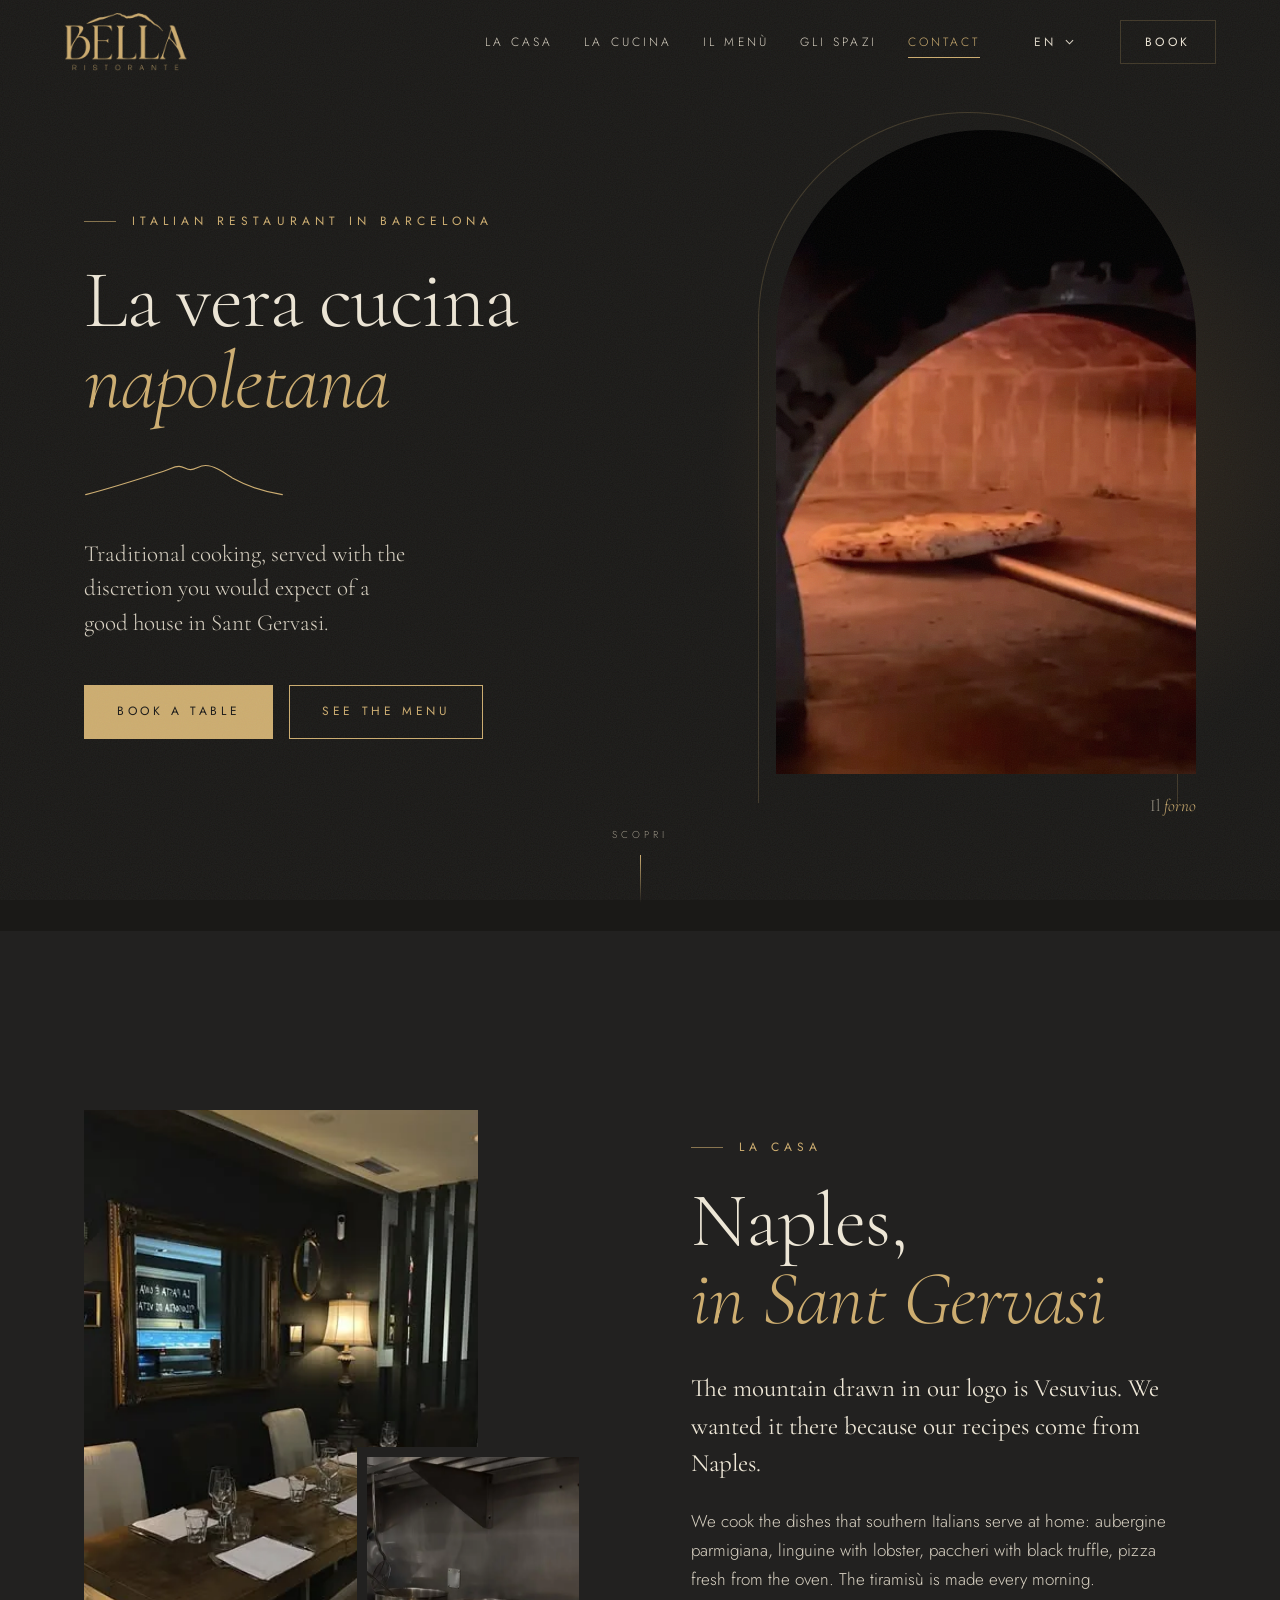
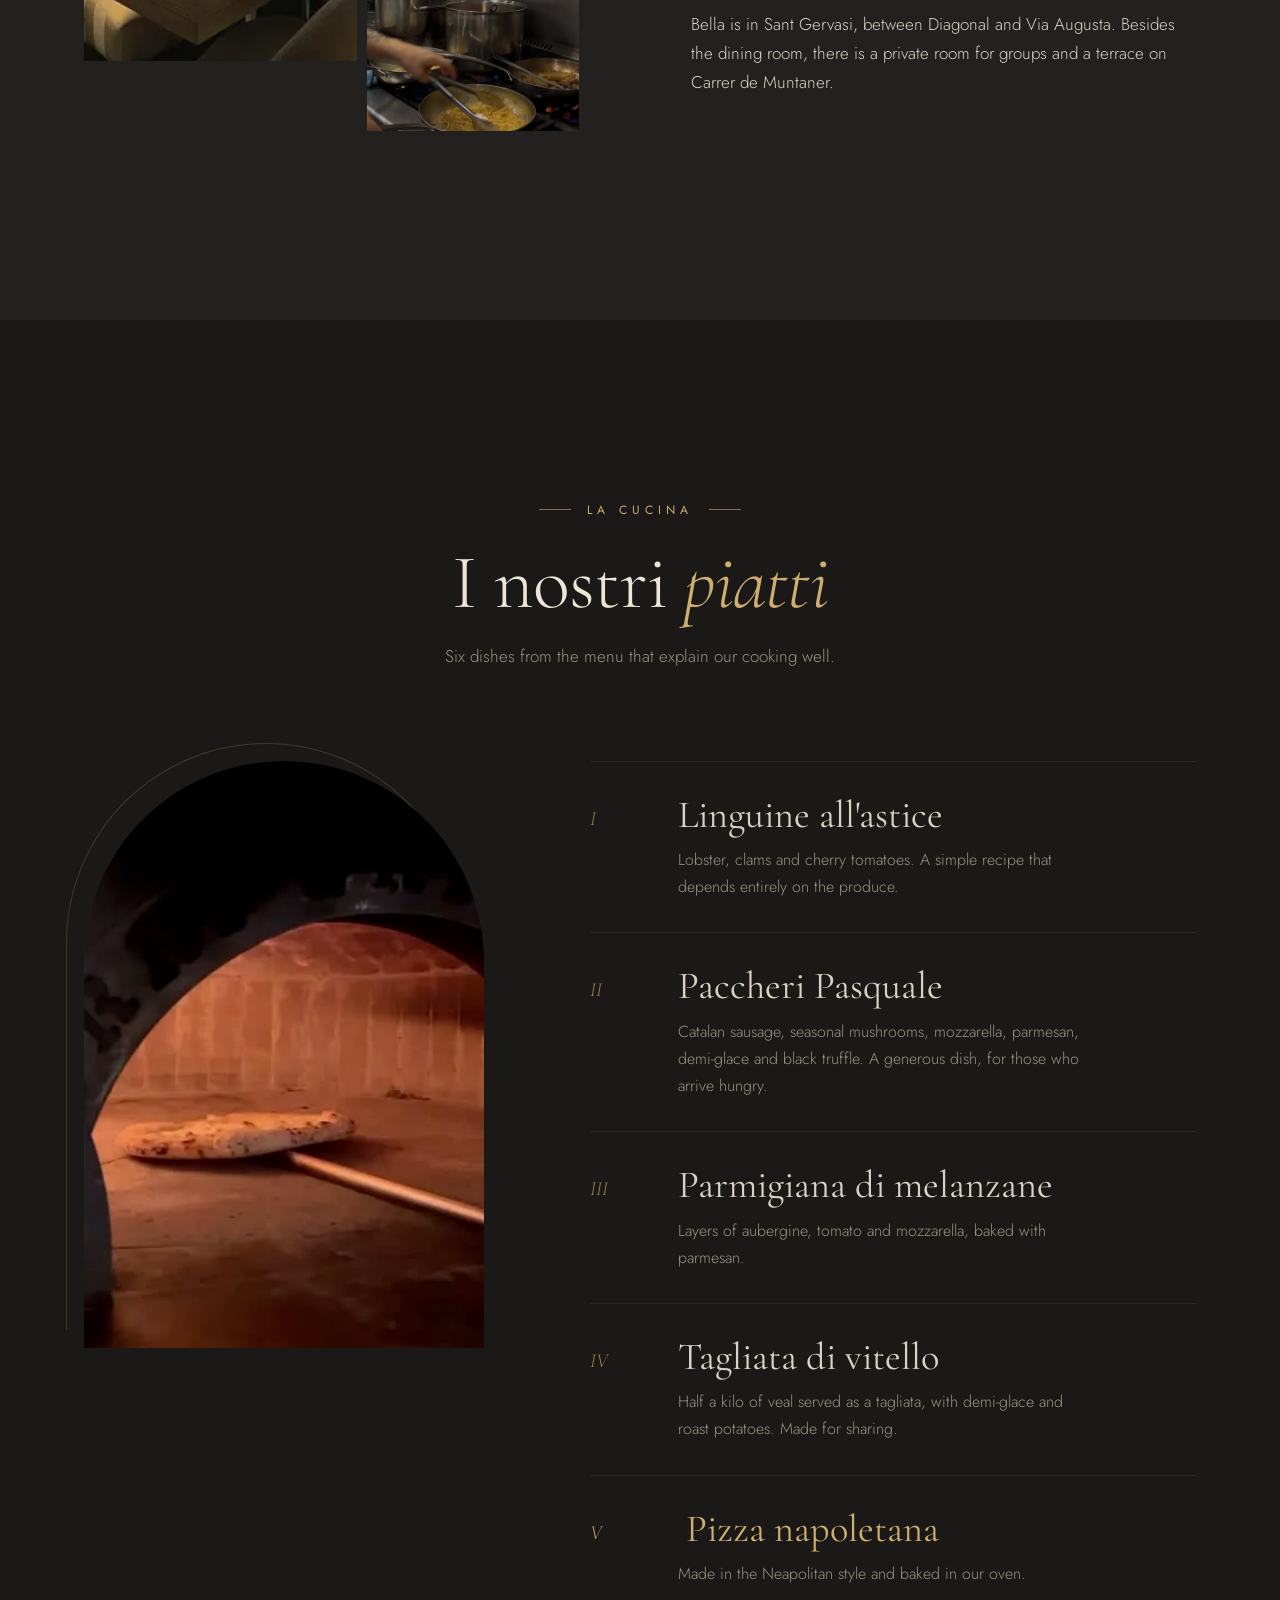
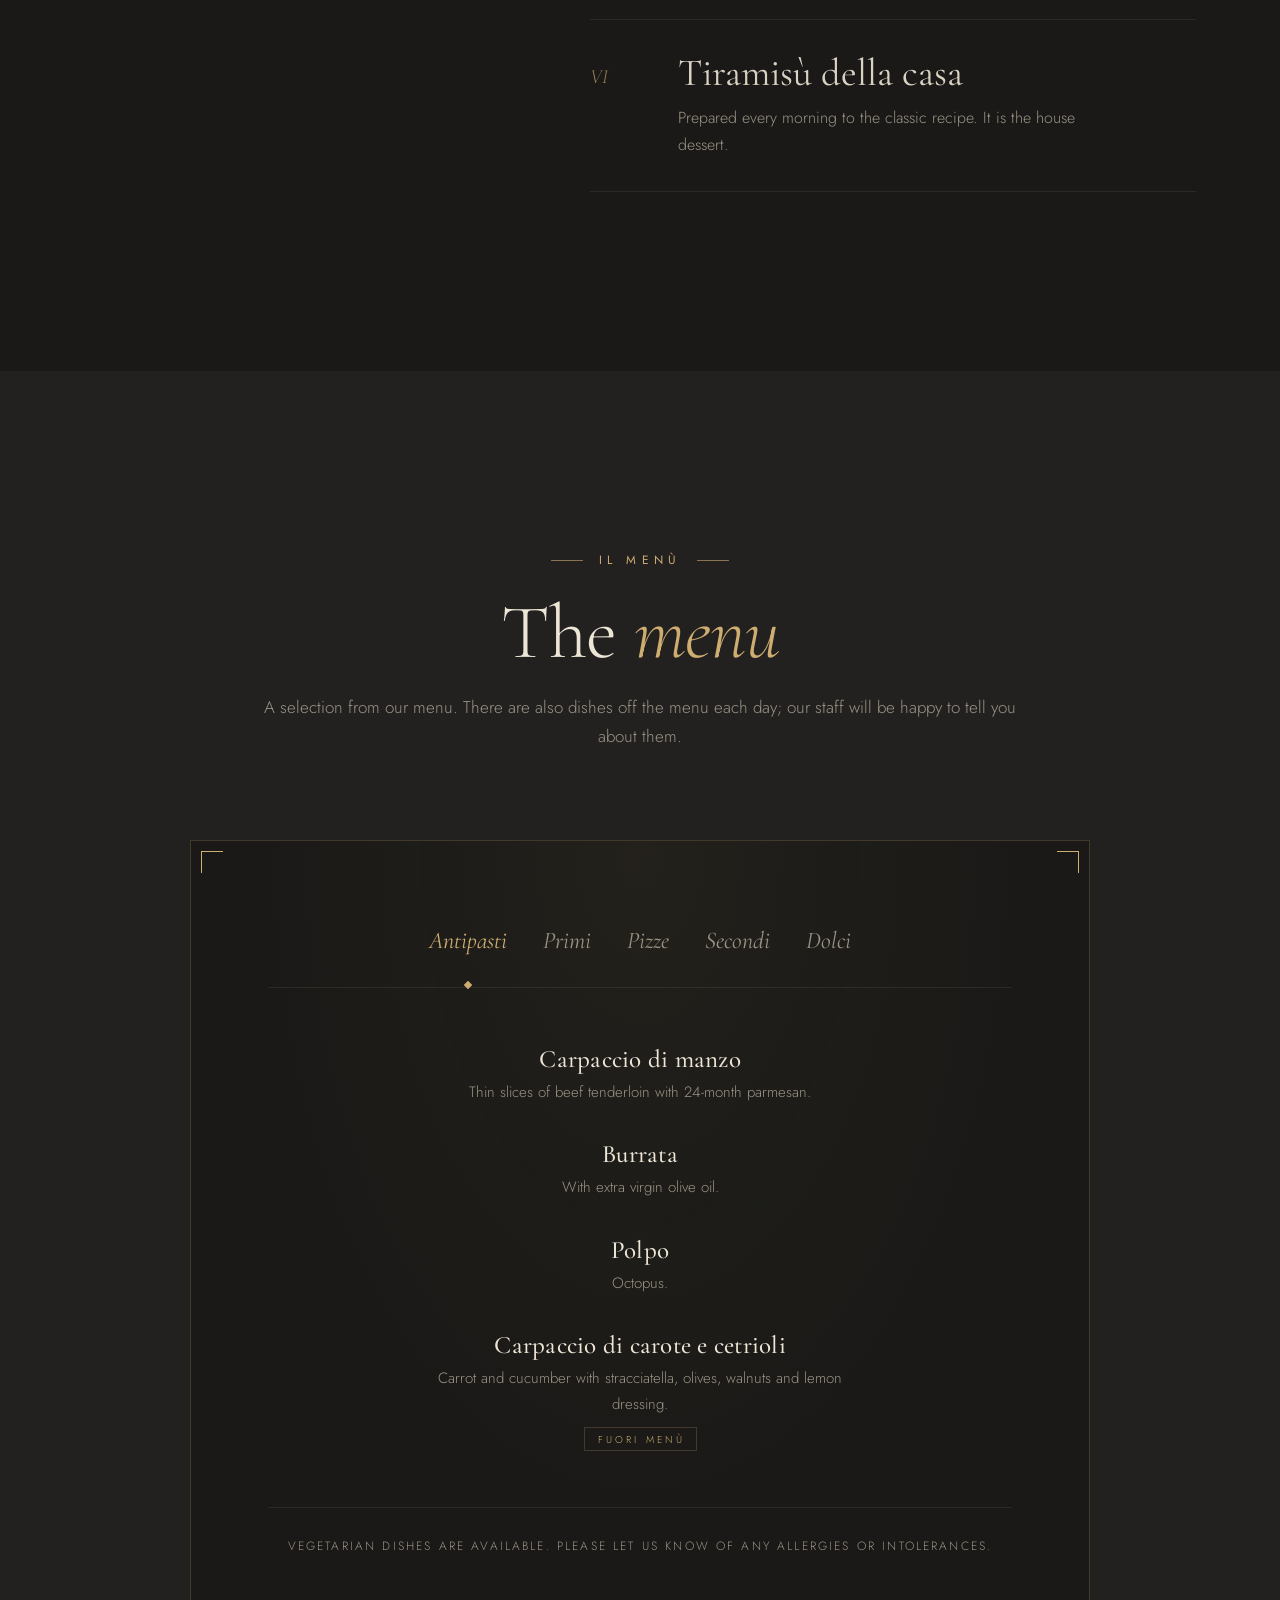
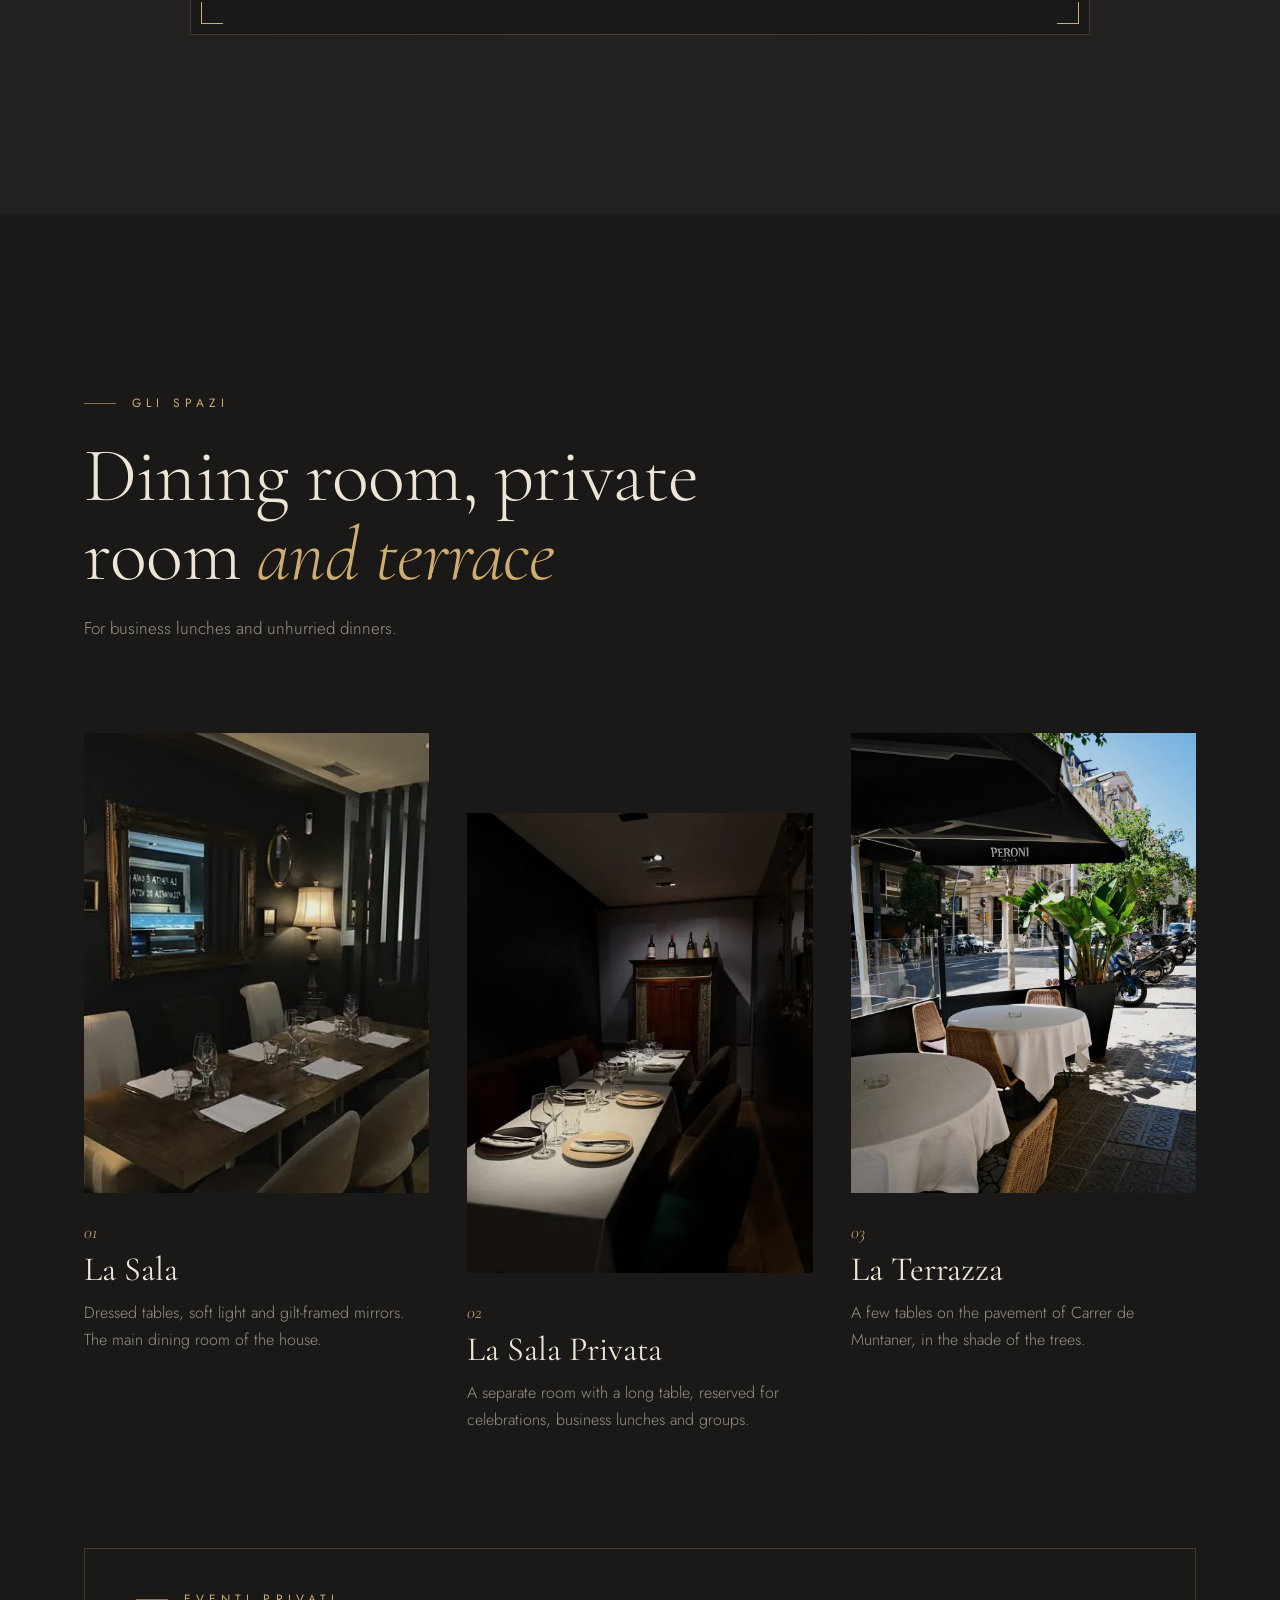
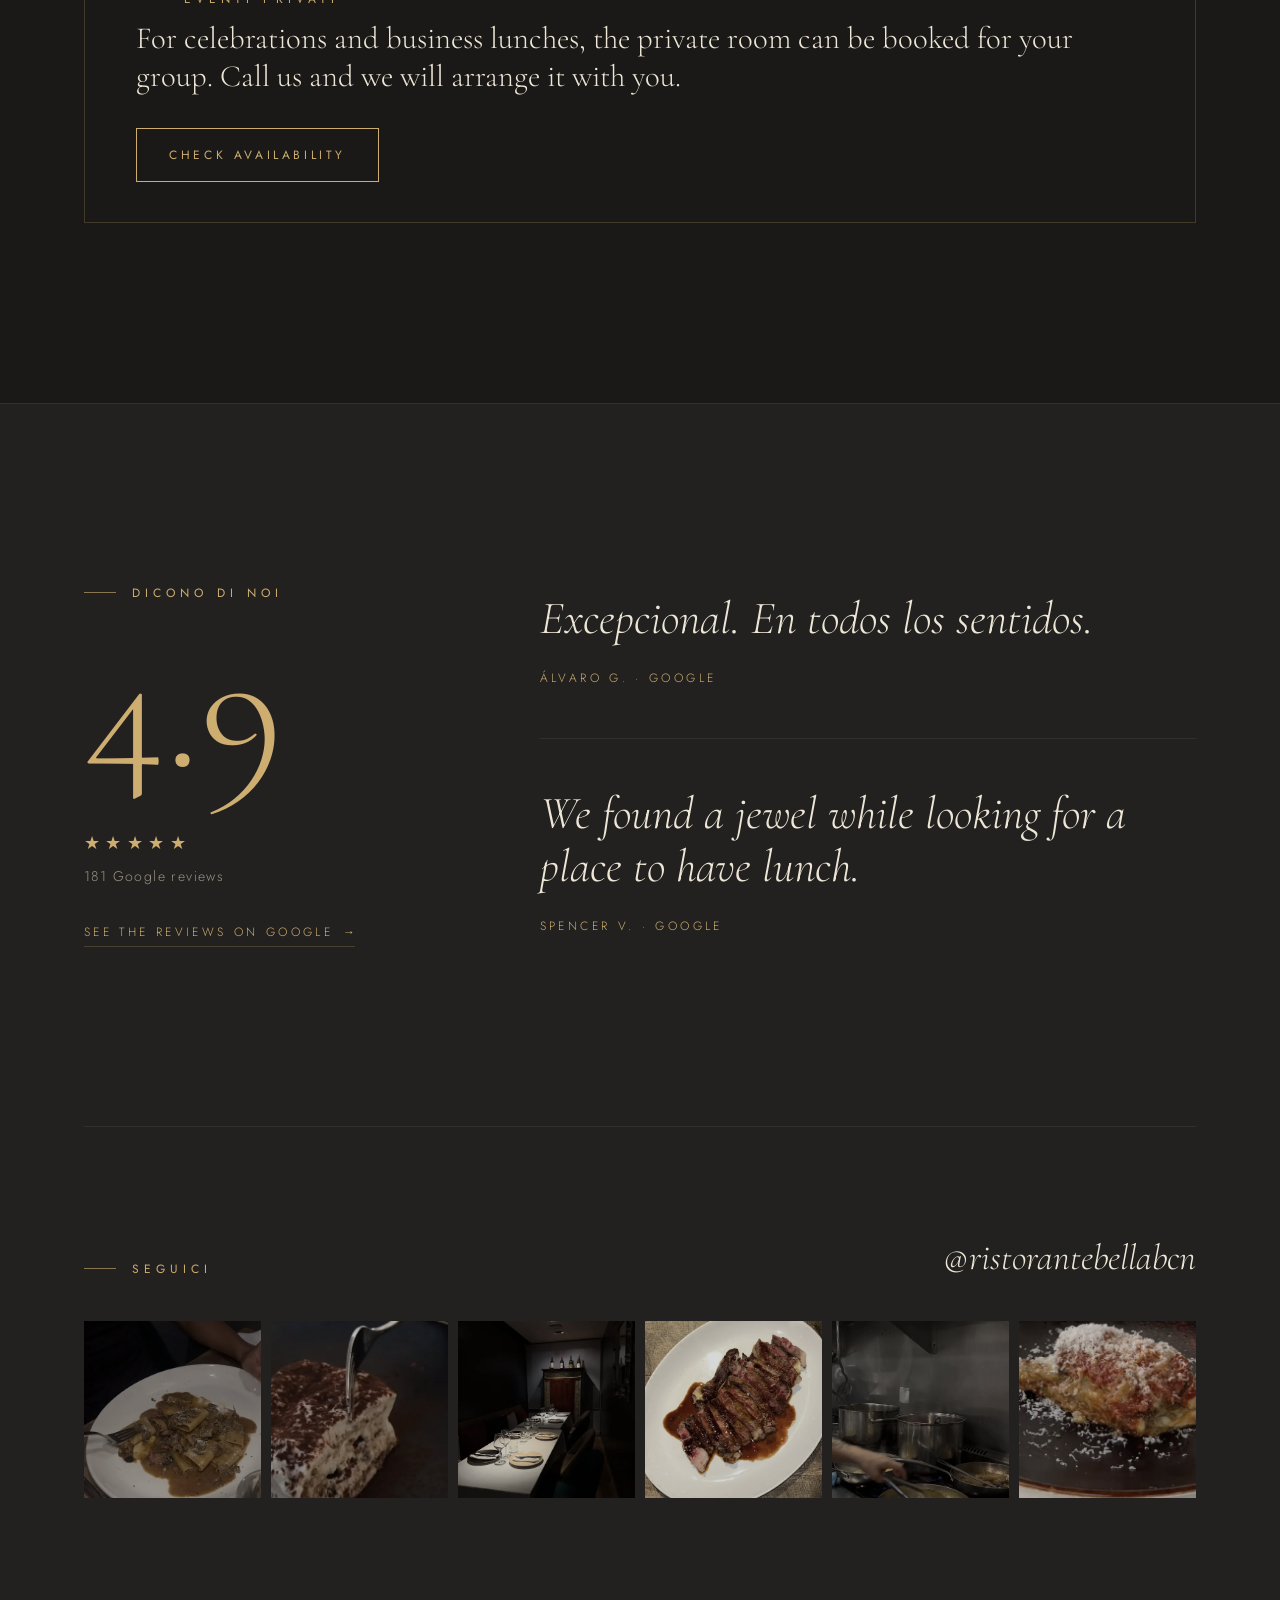
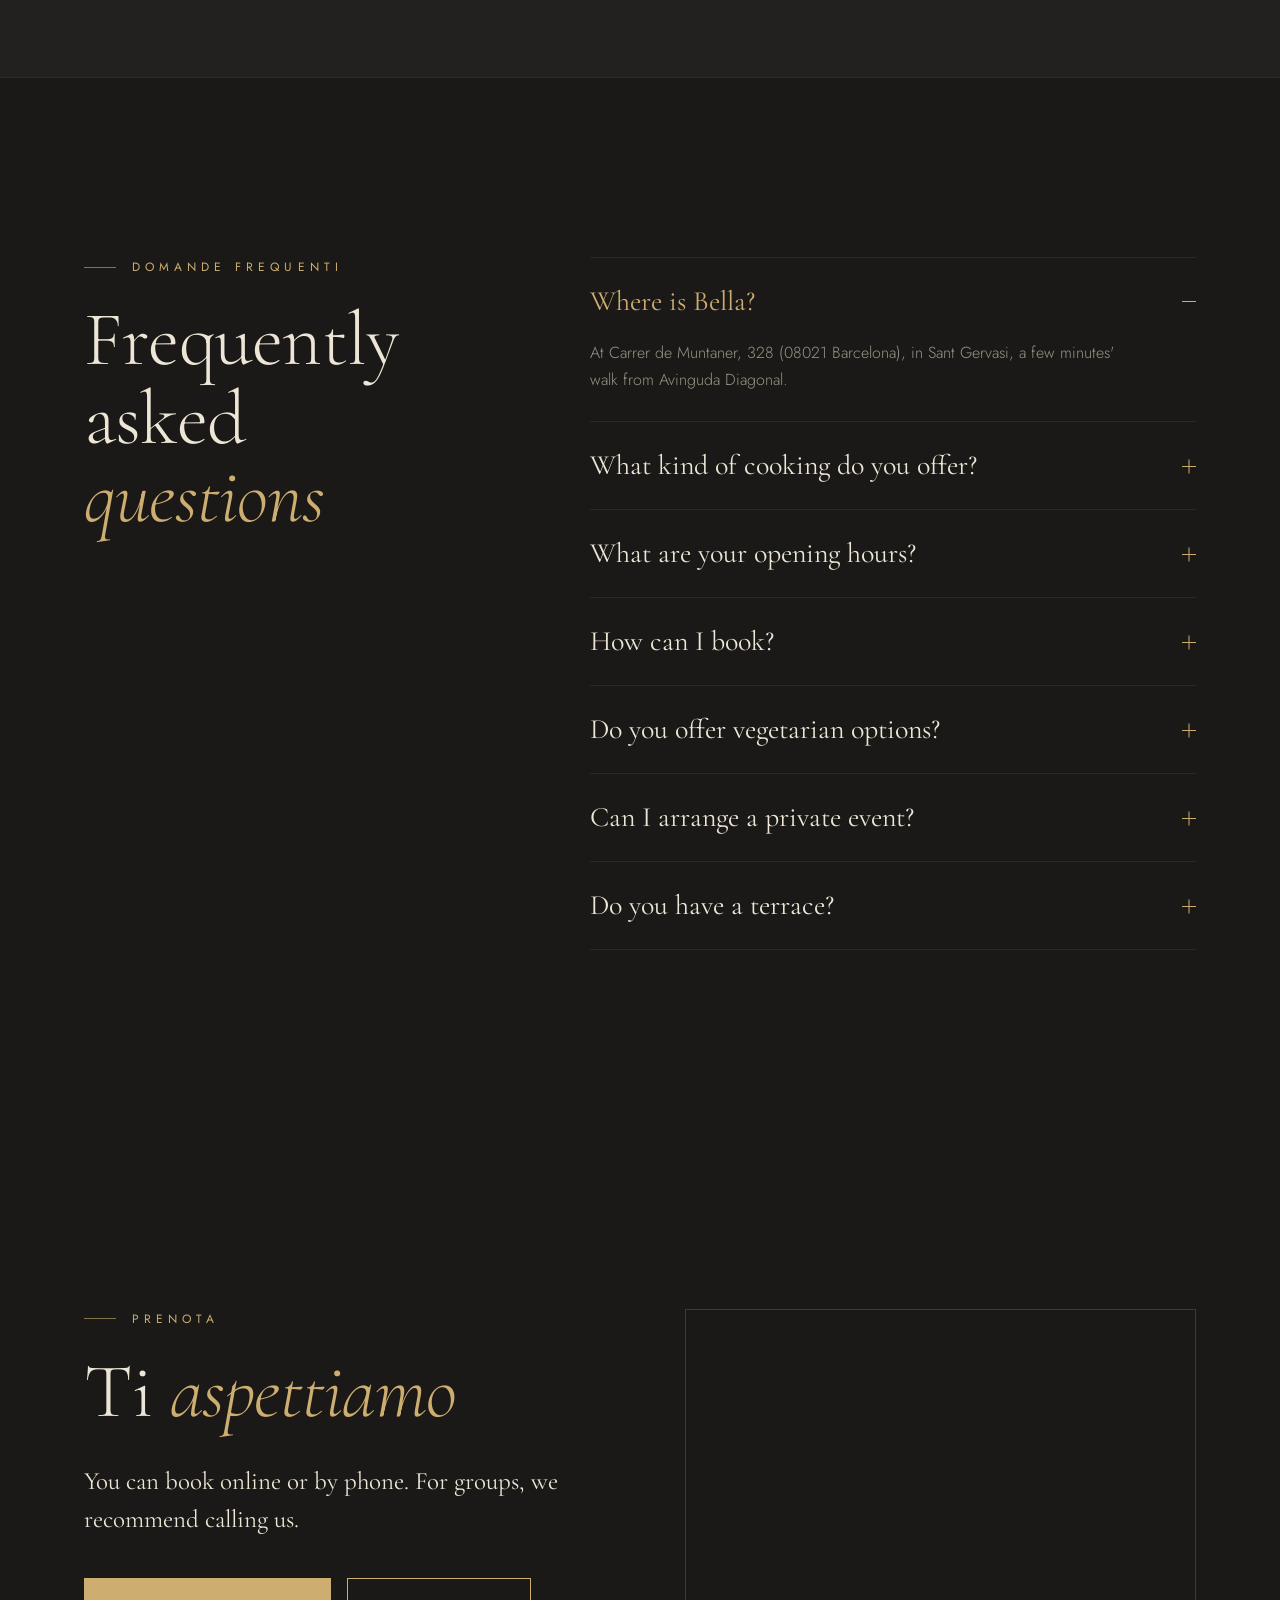
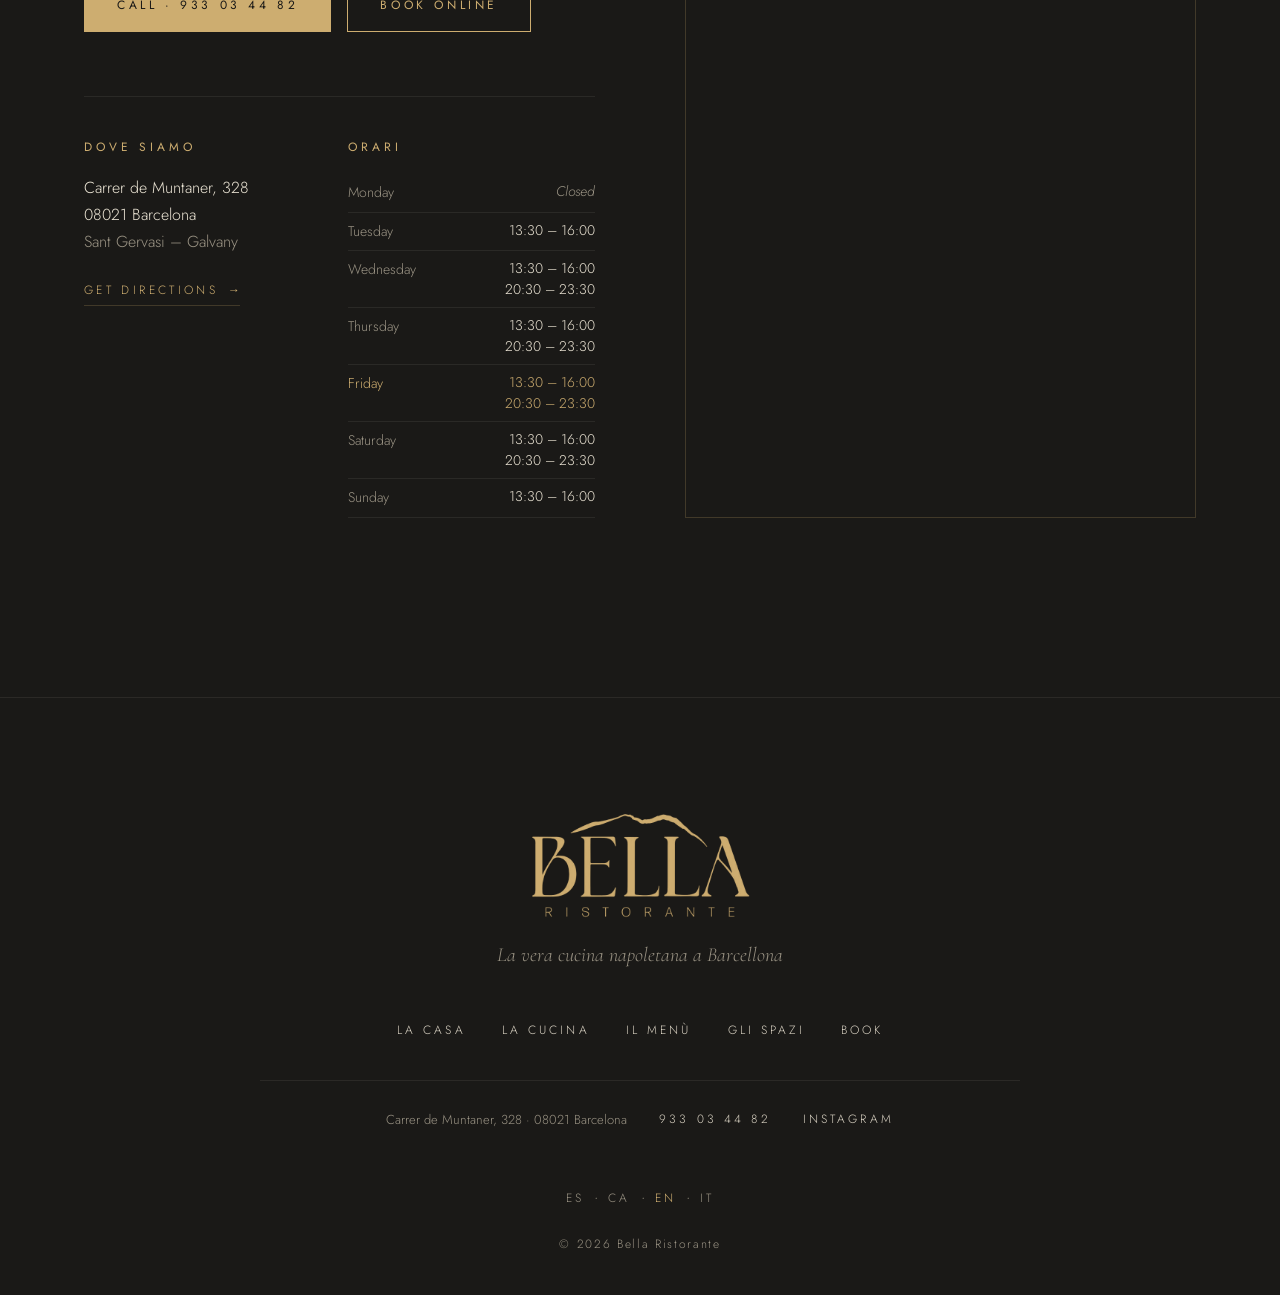
<file: en/index.html>
<!doctype html>
<html lang="en" class="no-js">
<head>
  <meta charset="utf-8">
  <meta name="viewport" content="width=device-width, initial-scale=1">
  <title>Italian restaurant in Barcelona · Bella Ristorante</title>
  <meta name="description" content="Neapolitan cooking in Sant Gervasi, Carrer de Muntaner 328. Pasta, oven-baked pizza and a tiramisù prepared every morning. Book your table online.">
  <meta name="robots" content="noindex, nofollow">
  <link rel="canonical" href="https://alejandrolay.github.io/bella-ristorante/en/">
  <link rel="alternate" hreflang="es" href="https://alejandrolay.github.io/bella-ristorante/">
  <link rel="alternate" hreflang="ca" href="https://alejandrolay.github.io/bella-ristorante/ca/">
  <link rel="alternate" hreflang="en" href="https://alejandrolay.github.io/bella-ristorante/en/">
  <link rel="alternate" hreflang="it" href="https://alejandrolay.github.io/bella-ristorante/it/">
  <link rel="alternate" hreflang="x-default" href="https://alejandrolay.github.io/bella-ristorante/">
  <meta name="theme-color" content="#1a1917">
  <link rel="icon" href="../assets/img/favicon-32.png" sizes="32x32" type="image/png">
  <link rel="apple-touch-icon" href="../assets/img/apple-touch-icon.png">
  <link rel="manifest" href="../site.webmanifest">

  <meta property="og:type" content="restaurant.restaurant">
  <meta property="og:site_name" content="Bella Ristorante">
  <meta property="og:title" content="Italian restaurant in Barcelona · Bella Ristorante">
  <meta property="og:description" content="Neapolitan cooking in Sant Gervasi, Carrer de Muntaner 328. Pasta, oven-baked pizza and a tiramisù prepared every morning. Book your table online.">
  <meta property="og:url" content="https://alejandrolay.github.io/bella-ristorante/en/">
  <meta property="og:locale" content="en_GB">
  <meta property="og:locale:alternate" content="es_ES">
  <meta property="og:locale:alternate" content="ca_ES">
  <meta property="og:locale:alternate" content="it_IT">
  <meta property="og:image" content="https://alejandrolay.github.io/bella-ristorante/assets/img/og-bella.jpg">
  <meta property="og:image:width" content="1200">
  <meta property="og:image:height" content="630">
  <meta property="og:image:alt" content="Bella Ristorante · La vera cucina napoletana">
  <meta property="restaurant:contact_info:street_address" content="Carrer de Muntaner, 328">
  <meta property="restaurant:contact_info:locality" content="Barcelona">
  <meta property="restaurant:contact_info:postal_code" content="08021">
  <meta property="restaurant:contact_info:country_name" content="España">
  <meta property="restaurant:contact_info:phone_number" content="+34933034482">
  <meta property="place:location:latitude" content="41.3977449">
  <meta property="place:location:longitude" content="2.1449862">
  <meta name="twitter:card" content="summary_large_image">
  <meta name="twitter:title" content="Italian restaurant in Barcelona · Bella Ristorante">
  <meta name="twitter:description" content="Neapolitan cooking in Sant Gervasi, Carrer de Muntaner 328. Pasta, oven-baked pizza and a tiramisù prepared every morning. Book your table online.">
  <meta name="twitter:image" content="https://alejandrolay.github.io/bella-ristorante/assets/img/og-bella.jpg">

  <meta name="geo.region" content="ES-CT">
  <meta name="geo.placename" content="Barcelona">
  <meta name="geo.position" content="41.3977449;2.1449862">
  <meta name="ICBM" content="41.3977449, 2.1449862">

  <script type="application/ld+json">{"@context":"https://schema.org","@graph":[{"@type":"WebSite","@id":"https://alejandrolay.github.io/bella-ristorante/#website","url":"https://alejandrolay.github.io/bella-ristorante/","name":"Bella Ristorante","inLanguage":["es","ca","en","it"],"publisher":{"@id":"https://alejandrolay.github.io/bella-ristorante/#restaurant"}},{"@type":"WebPage","@id":"https://alejandrolay.github.io/bella-ristorante/en/#webpage","url":"https://alejandrolay.github.io/bella-ristorante/en/","name":"Italian restaurant in Barcelona · Bella Ristorante","description":"Neapolitan cooking in Sant Gervasi, Carrer de Muntaner 328. Pasta, oven-baked pizza and a tiramisù prepared every morning. Book your table online.","inLanguage":"en","isPartOf":{"@id":"https://alejandrolay.github.io/bella-ristorante/#website"},"about":{"@id":"https://alejandrolay.github.io/bella-ristorante/#restaurant"},"primaryImageOfPage":{"@type":"ImageObject","url":"https://alejandrolay.github.io/bella-ristorante/assets/img/og-bella.jpg","width":1200,"height":630}},{"@type":"Restaurant","@id":"https://alejandrolay.github.io/bella-ristorante/#restaurant","name":"Bella Ristorante","alternateName":"Ristorante Bella","description":"Neapolitan cooking in Sant Gervasi, Carrer de Muntaner 328. Pasta, oven-baked pizza and a tiramisù prepared every morning. Book your table online.","url":"https://alejandrolay.github.io/bella-ristorante/en/","image":["https://alejandrolay.github.io/bella-ristorante/assets/img/og-bella.jpg","https://alejandrolay.github.io/bella-ristorante/assets/img/terraza.webp","https://alejandrolay.github.io/bella-ristorante/assets/img/sala.webp","https://alejandrolay.github.io/bella-ristorante/assets/img/linguine-astice.webp"],"logo":"https://alejandrolay.github.io/bella-ristorante/assets/img/logo-bella.png","telephone":"+34933034482","priceRange":"€€","servesCuisine":["Italian","Neapolitan","Pizza","Mediterranean"],"address":{"@type":"PostalAddress","streetAddress":"Carrer de Muntaner, 328","postalCode":"08021","addressLocality":"Barcelona","addressRegion":"Cataluña","addressCountry":"ES"},"geo":{"@type":"GeoCoordinates","latitude":41.3977449,"longitude":2.1449862},"hasMap":"https://maps.app.goo.gl/jpqYPJMmKvCjoJGz5","openingHoursSpecification":[{"@type":"OpeningHoursSpecification","dayOfWeek":["Sunday","Tuesday","Wednesday","Thursday","Friday","Saturday"],"opens":"13:30","closes":"16:00"},{"@type":"OpeningHoursSpecification","dayOfWeek":["Wednesday","Thursday","Friday","Saturday"],"opens":"20:30","closes":"23:30"}],"acceptsReservations":true,"potentialAction":{"@type":"ReserveAction","target":{"@type":"EntryPoint","urlTemplate":"https://www.google.com/maps/reserve/v/dine/c/l1GbsbQyNqk?source=pa&hl=es-ES","inLanguage":"en","actionPlatform":["http://schema.org/DesktopWebPlatform","http://schema.org/MobileWebPlatform"]},"result":{"@type":"FoodEstablishmentReservation","name":"Book a table"}},"hasMenu":{"@type":"Menu","name":"Bella Ristorante menu","url":"https://alejandrolay.github.io/bella-ristorante/en/#menu","inLanguage":"en","hasMenuSection":[{"@type":"MenuSection","name":"Antipasti","hasMenuItem":[{"@type":"MenuItem","name":"Carpaccio di manzo","description":"Thin slices of beef tenderloin with 24-month parmesan."},{"@type":"MenuItem","name":"Burrata","description":"With extra virgin olive oil."},{"@type":"MenuItem","name":"Polpo","description":"Octopus."},{"@type":"MenuItem","name":"Carpaccio di carote e cetrioli","description":"Carrot and cucumber with stracciatella, olives, walnuts and lemon dressing."}]},{"@type":"MenuSection","name":"Primi","hasMenuItem":[{"@type":"MenuItem","name":"Linguine all'astice","description":"Lobster, clams and cherry tomatoes."},{"@type":"MenuItem","name":"Paccheri Pasquale","description":"Catalan sausage, seasonal mushrooms, mozzarella, parmesan, demi-glace and black truffle."},{"@type":"MenuItem","name":"La Gran Carbonara","description":"Our house carbonara."},{"@type":"MenuItem","name":"Fettuccine al tartufo","description":"With truffle."},{"@type":"MenuItem","name":"Pasta ai frutti di mare","description":"Pasta with seafood."}]},{"@type":"MenuSection","name":"Pizze","hasMenuItem":[{"@type":"MenuItem","name":"Margherita","description":"Tomato, mozzarella, basil and olive oil."},{"@type":"MenuItem","name":"Pizza al prosciutto iberico","description":"With Iberian ham."},{"@type":"MenuItem","name":"Pizza del giorno","description":"Please ask about today's pizza."}]},{"@type":"MenuSection","name":"Secondi","hasMenuItem":[{"@type":"MenuItem","name":"Tagliata di vitello · 500 g","description":"Veal with demi-glace and roast potatoes."},{"@type":"MenuItem","name":"Parmigiana di melanzane","description":"Baked aubergine, tomato, mozzarella and parmesan."}]},{"@type":"MenuSection","name":"Dolci","hasMenuItem":[{"@type":"MenuItem","name":"Tiramisù della casa","description":"Prepared every morning."},{"@type":"MenuItem","name":"Coulant al cioccolato","description":"Chocolate and Nutella, with vanilla ice cream and strawberries."}]}]},"sameAs":["https://www.instagram.com/ristorantebellabcn/","https://maps.app.goo.gl/jpqYPJMmKvCjoJGz5"]},{"@type":"FAQPage","@id":"https://alejandrolay.github.io/bella-ristorante/en/#faq","inLanguage":"en","mainEntity":[{"@type":"Question","name":"Where is Bella?","acceptedAnswer":{"@type":"Answer","text":"At Carrer de Muntaner, 328 (08021 Barcelona), in Sant Gervasi, a few minutes' walk from Avinguda Diagonal."}},{"@type":"Question","name":"What kind of cooking do you offer?","acceptedAnswer":{"@type":"Answer","text":"Italian cooking in the Neapolitan tradition: pasta, oven-baked pizza, meat and house desserts, such as the tiramisù we make every morning."}},{"@type":"Question","name":"What are your opening hours?","acceptedAnswer":{"@type":"Answer","text":"Tuesday and Sunday, 1:30 to 4 pm. Wednesday to Saturday, 1:30 to 4 pm and 8:30 to 11:30 pm. We are closed on Mondays."}},{"@type":"Question","name":"How can I book?","acceptedAnswer":{"@type":"Answer","text":"Online, from this page, or by phone on +34 933 03 44 82."}},{"@type":"Question","name":"Do you offer vegetarian options?","acceptedAnswer":{"@type":"Answer","text":"Yes. Please let us know of any allergies or intolerances when you book."}},{"@type":"Question","name":"Can I arrange a private event?","acceptedAnswer":{"@type":"Answer","text":"Yes. The private room hosts celebrations, business lunches and groups. Call us and we will prepare it with you."}},{"@type":"Question","name":"Do you have a terrace?","acceptedAnswer":{"@type":"Answer","text":"Yes, on Carrer de Muntaner itself."}}]}]}</script>
  <link rel="preconnect" href="https://fonts.googleapis.com">
  <link rel="preconnect" href="https://fonts.gstatic.com" crossorigin>
  <link href="https://fonts.googleapis.com/css2?family=Cormorant+Garamond:ital,wght@0,300;0,400;0,500;1,300;1,400&family=Jost:wght@300;400&display=swap" rel="stylesheet">
  <link rel="preload" as="image" href="../assets/img/forno.webp" fetchpriority="high">
  <link rel="stylesheet" href="../css/styles.css">
</head>
<body>

  <a class="skip" href="#main">Skip to content</a>

  <!-- ============ NAV ============ -->
  <header class="nav" id="nav">
    <div class="nav__inner">
      <a href="#top" class="nav__brand" aria-label="Bella Ristorante, home">
        <img src="../assets/img/logo-bella.png" alt="Bella Ristorante" width="592" height="280">
      </a>
      <nav class="nav__links" aria-label="Main">
        <a href="#casa">La Casa</a>
        <a href="#cucina">La Cucina</a>
        <a href="#menu">Il Menù</a>
        <a href="#spazi">Gli Spazi</a>
        <a href="#contatto">Contact</a>
      </nav>
      <div class="lang" id="lang">
        <button class="lang__btn" type="button" aria-expanded="false" aria-controls="langList" aria-label="Language: English">
          <span>EN</span><svg class="lang__chev" viewBox="0 0 10 6" aria-hidden="true"><path d="M1 1l4 4 4-4"/></svg>
        </button>
        <ul class="lang__list" id="langList">
          <li><a href="../" hreflang="es" lang="es" data-lang-link><span>ES</span>Español</a></li>
          <li><a href="../ca/" hreflang="ca" lang="ca" data-lang-link><span>CA</span>Català</a></li>
          <li><a href="../en/" hreflang="en" lang="en" aria-current="page" data-lang-link><span>EN</span>English</a></li>
          <li><a href="../it/" hreflang="it" lang="it" data-lang-link><span>IT</span>Italiano</a></li>
        </ul>
      </div>
      <a href="https://www.google.com/maps/reserve/v/dine/c/l1GbsbQyNqk?source=pa&amp;hl=es-ES" target="_blank" rel="noopener" data-reserva class="btn btn--ghost nav__cta">Book</a>
      <button class="nav__toggle" id="navToggle" aria-label="Open menu" aria-expanded="false" aria-controls="mobileMenu">
        <span></span><span></span>
      </button>
    </div>
  </header>

  <div class="mobile-menu" id="mobileMenu" aria-hidden="true">
    <nav aria-label="Main">
      <a href="#casa">La Casa</a>
      <a href="#cucina">La Cucina</a>
      <a href="#menu">Il Menù</a>
      <a href="#spazi">Gli Spazi</a>
      <a href="#contatto">Contact</a>
      <a href="https://www.google.com/maps/reserve/v/dine/c/l1GbsbQyNqk?source=pa&amp;hl=es-ES" target="_blank" rel="noopener" data-reserva class="mobile-menu__cta">Book a table</a>
    </nav>
    <div class="mobile-menu__foot">
      <ul class="lang-inline lang-inline--mobile" aria-label="Language">
        <li><a href="../" hreflang="es" lang="es" title="Español" data-lang-link>ES</a></li>
        <li><a href="../ca/" hreflang="ca" lang="ca" title="Català" data-lang-link>CA</a></li>
        <li><a href="../en/" hreflang="en" lang="en" title="English" aria-current="page" data-lang-link>EN</a></li>
        <li><a href="../it/" hreflang="it" lang="it" title="Italiano" data-lang-link>IT</a></li>
      </ul>
      <p>Carrer de Muntaner, 328 · Barcelona<br><a href="tel:+34933034482">933 03 44 82</a></p>
    </div>
  </div>

  <main id="top">

    <!-- ============ HERO ============ -->
    <section class="hero" id="main">
      <div class="hero__glow" aria-hidden="true"></div>
      <div class="container hero__grid">
        <div class="hero__text">
          <h1 class="hero__title reveal">
            <span class="eyebrow">Italian restaurant in Barcelona</span>
            La vera cucina <em>napoletana</em>
          </h1>
          <svg class="vesuvio vesuvio--hero reveal" style="--d:.3s" viewBox="0 0 240 40" aria-hidden="true"><path d="M2 38 C40 28 70 18 98 9 C104 7 108 4 114 4 C120 4 122 8 128 8 C134 8 138 3 146 3 C156 3 166 10 178 18 C196 28 214 34 238 38" /></svg>
          <p class="hero__sub reveal" style="--d:.25s">Traditional cooking, served with the discretion you would expect of a good house in Sant Gervasi.</p>
          <div class="hero__actions reveal" style="--d:.4s">
            <a href="https://www.google.com/maps/reserve/v/dine/c/l1GbsbQyNqk?source=pa&amp;hl=es-ES" target="_blank" rel="noopener" data-reserva class="btn btn--gold">Book a table</a>
            <a href="#menu" class="btn btn--line">See the menu</a>
          </div>
        </div>

        <figure class="hero__media reveal" style="--d:.2s">
          <div class="arch arch--outline" aria-hidden="true"></div>
          <div class="arch arch--img">
            <img src="../assets/img/forno.webp" alt="A pizza going into the oven at Bella Ristorante" width="360" height="640" fetchpriority="high">
          </div>
          <figcaption lang="it">Il <em>forno</em></figcaption>
        </figure>
      </div>

      <a href="#casa" class="hero__scroll" aria-label="Scroll down to La Casa">
        <span>Scopri</span><i aria-hidden="true"></i>
      </a>
    </section>

    <!-- ============ LA CASA ============ -->
    <section class="section casa" id="casa">
      <div class="container casa__grid">
        <div class="casa__media">
          <div class="frame frame--tall reveal">
            <img src="../assets/img/sala.webp" alt="Dining room at Bella Ristorante with laid tables and a gilt-framed mirror" width="360" height="640" loading="lazy">
          </div>
          <div class="frame frame--small reveal" style="--d:.15s">
            <img src="../assets/img/cucina.webp" alt="Pasta being tossed in the kitchen at Bella Ristorante" width="480" height="640" loading="lazy">
          </div>
        </div>

        <div class="casa__text">
          <p class="eyebrow reveal">La Casa</p>
          <h2 class="title reveal">Naples,<br><em>in Sant Gervasi</em></h2>
          <p class="lead reveal">The mountain drawn in our logo is Vesuvius. We wanted it there because our recipes come from Naples.</p>
          <p class="reveal">We cook the dishes that southern Italians serve at home: aubergine parmigiana, linguine with lobster, paccheri with black truffle, pizza fresh from the oven. The tiramisù is made every morning.</p>
          <p class="reveal">Bella is in Sant Gervasi, between Diagonal and Via Augusta. Besides the dining room, there is a private room for groups and a terrace on Carrer de Muntaner.</p>
        </div>
      </div>
    </section>

    <!-- ============ LA CUCINA (signature) ============ -->
    <section class="section cucina" id="cucina">
      <div class="container">
        <header class="section-head">
          <p class="eyebrow reveal">La Cucina</p>
          <h2 class="title reveal" lang="it">I nostri <em>piatti</em></h2>
          <p class="section-head__sub reveal">Six dishes from the menu that explain our cooking well.</p>
        </header>

        <div class="dishes">
          <div class="dishes__stage" aria-hidden="true">
            <div class="arch arch--outline"></div>
            <div class="arch arch--img dishes__frame">
              <img src="../assets/img/linguine-astice.webp" alt="" width="360" height="640" class="is-active" data-key="0" loading="lazy">
              <img src="../assets/img/paccheri.webp" alt="" width="480" height="640" data-key="1" loading="lazy">
              <img src="../assets/img/parmigiana.webp" alt="" width="360" height="640" data-key="2" loading="lazy">
              <img src="../assets/img/tagliata.webp" alt="" width="480" height="640" data-key="3" loading="lazy">
              <img src="../assets/img/forno.webp" alt="" width="360" height="640" data-key="4" loading="lazy">
              <img src="../assets/img/tiramisu.webp" alt="" width="360" height="640" data-key="5" loading="lazy">
            </div>
          </div>

          <ol class="dishes__list">
            <li class="dish reveal is-active" data-key="0" tabindex="0">
              <span class="dish__num" aria-hidden="true">I</span>
              <div>
                <h3 lang="it">Linguine all'astice</h3>
                <p>Lobster, clams and cherry tomatoes. A simple recipe that depends entirely on the produce.</p>
              </div>
              <img class="dish__thumb" src="../assets/img/linguine-astice.webp" alt="Linguine all'astice at Bella Ristorante, Barcelona" width="360" height="640" loading="lazy">
            </li>
            <li class="dish reveal" data-key="1" tabindex="0">
              <span class="dish__num" aria-hidden="true">II</span>
              <div>
                <h3 lang="it">Paccheri Pasquale</h3>
                <p>Catalan sausage, seasonal mushrooms, mozzarella, parmesan, demi-glace and black truffle. A generous dish, for those who arrive hungry.</p>
              </div>
              <img class="dish__thumb" src="../assets/img/paccheri.webp" alt="Paccheri Pasquale at Bella Ristorante, Barcelona" width="480" height="640" loading="lazy">
            </li>
            <li class="dish reveal" data-key="2" tabindex="0">
              <span class="dish__num" aria-hidden="true">III</span>
              <div>
                <h3 lang="it">Parmigiana di melanzane</h3>
                <p>Layers of aubergine, tomato and mozzarella, baked with parmesan.</p>
              </div>
              <img class="dish__thumb" src="../assets/img/parmigiana.webp" alt="Parmigiana di melanzane at Bella Ristorante, Barcelona" width="360" height="640" loading="lazy">
            </li>
            <li class="dish reveal" data-key="3" tabindex="0">
              <span class="dish__num" aria-hidden="true">IV</span>
              <div>
                <h3 lang="it">Tagliata di vitello</h3>
                <p>Half a kilo of veal served as a tagliata, with demi-glace and roast potatoes. Made for sharing.</p>
              </div>
              <img class="dish__thumb" src="../assets/img/tagliata.webp" alt="Tagliata di vitello at Bella Ristorante, Barcelona" width="480" height="640" loading="lazy">
            </li>
            <li class="dish reveal" data-key="4" tabindex="0">
              <span class="dish__num" aria-hidden="true">V</span>
              <div>
                <h3 lang="it">Pizza napoletana</h3>
                <p>Made in the Neapolitan style and baked in our oven.</p>
              </div>
              <img class="dish__thumb" src="../assets/img/forno.webp" alt="Pizza napoletana at Bella Ristorante, Barcelona" width="360" height="640" loading="lazy">
            </li>
            <li class="dish reveal" data-key="5" tabindex="0">
              <span class="dish__num" aria-hidden="true">VI</span>
              <div>
                <h3 lang="it">Tiramisù della casa</h3>
                <p>Prepared every morning to the classic recipe. It is the house dessert.</p>
              </div>
              <img class="dish__thumb" src="../assets/img/tiramisu.webp" alt="Tiramisù at Bella Ristorante, Barcelona" width="360" height="640" loading="lazy">
            </li>
          </ol>
        </div>
      </div>
    </section>

    <!-- ============ IL MENÙ ============ -->
    <!-- La carta se genera desde data/carta.csv y, si está configurada, se refresca desde Google Sheets -->
    <section class="section menu" id="menu">
      <div class="container">
        <header class="section-head">
          <p class="eyebrow reveal">Il Menù</p>
          <h2 class="title reveal">The <em>menu</em></h2>
          <p class="section-head__sub reveal">A selection from our menu. There are also dishes off the menu each day; our staff will be happy to tell you about them.</p>
        </header>

        <div class="menu__card reveal">
          <div class="menu__corner menu__corner--tl" aria-hidden="true"></div>
          <div class="menu__corner menu__corner--tr" aria-hidden="true"></div>
          <div class="menu__corner menu__corner--bl" aria-hidden="true"></div>
          <div class="menu__corner menu__corner--br" aria-hidden="true"></div>

          <div class="menu__tabs" id="menuTabs" role="tablist" aria-label="Menu categories">
            <button role="tab" id="t-cat-0" aria-controls="m-cat-0" aria-selected="true" lang="it">Antipasti</button>
            <button role="tab" id="t-cat-1" aria-controls="m-cat-1" aria-selected="false" tabindex="-1" lang="it">Primi</button>
            <button role="tab" id="t-cat-2" aria-controls="m-cat-2" aria-selected="false" tabindex="-1" lang="it">Pizze</button>
            <button role="tab" id="t-cat-3" aria-controls="m-cat-3" aria-selected="false" tabindex="-1" lang="it">Secondi</button>
            <button role="tab" id="t-cat-4" aria-controls="m-cat-4" aria-selected="false" tabindex="-1" lang="it">Dolci</button>
          </div>

          <div class="menu__panels" id="menuPanels">
            <div class="menu__panel is-active" role="tabpanel" id="m-cat-0" aria-labelledby="t-cat-0">
              <article class="item"><h3>Carpaccio di manzo</h3><p>Thin slices of beef tenderloin with 24-month parmesan.</p></article>
              <article class="item"><h3>Burrata</h3><p>With extra virgin olive oil.</p></article>
              <article class="item"><h3>Polpo</h3><p>Octopus.</p></article>
              <article class="item"><h3>Carpaccio di carote e cetrioli</h3><p>Carrot and cucumber with stracciatella, olives, walnuts and lemon dressing.</p><span class="tag" lang="it">Fuori menù</span></article>
            </div>
            <div class="menu__panel" role="tabpanel" id="m-cat-1" aria-labelledby="t-cat-1" hidden>
              <article class="item"><h3>Linguine all'astice</h3><p>Lobster, clams and cherry tomatoes.</p><span class="tag" lang="it">Specialità</span></article>
              <article class="item"><h3>Paccheri Pasquale</h3><p>Catalan sausage, seasonal mushrooms, mozzarella, parmesan, demi-glace and black truffle.</p><span class="tag" lang="it">Specialità</span></article>
              <article class="item"><h3>La Gran Carbonara</h3><p>Our house carbonara.</p></article>
              <article class="item"><h3>Fettuccine al tartufo</h3><p>With truffle.</p></article>
              <article class="item"><h3>Pasta ai frutti di mare</h3><p>Pasta with seafood.</p></article>
            </div>
            <div class="menu__panel" role="tabpanel" id="m-cat-2" aria-labelledby="t-cat-2" hidden>
              <article class="item"><h3>Margherita</h3><p>Tomato, mozzarella, basil and olive oil.</p></article>
              <article class="item"><h3>Pizza al prosciutto iberico</h3><p>With Iberian ham.</p></article>
              <article class="item"><h3>Pizza del giorno</h3><p>Please ask about today's pizza.</p></article>
            </div>
            <div class="menu__panel" role="tabpanel" id="m-cat-3" aria-labelledby="t-cat-3" hidden>
              <article class="item"><h3>Tagliata di vitello · 500 g</h3><p>Veal with demi-glace and roast potatoes.</p><span class="tag" lang="it">Specialità</span></article>
              <article class="item"><h3>Parmigiana di melanzane</h3><p>Baked aubergine, tomato, mozzarella and parmesan.</p></article>
            </div>
            <div class="menu__panel" role="tabpanel" id="m-cat-4" aria-labelledby="t-cat-4" hidden>
              <article class="item"><h3>Tiramisù della casa</h3><p>Prepared every morning.</p><span class="tag" lang="it">Specialità</span></article>
              <article class="item"><h3>Coulant al cioccolato</h3><p>Chocolate and Nutella, with vanilla ice cream and strawberries.</p></article>
            </div>
          </div>

          <p class="menu__note">Vegetarian dishes are available. Please let us know of any allergies or intolerances.</p>
          <p class="menu__pdf" id="menuPdf" hidden><a class="link" href="#" target="_blank" rel="noopener">Download the menu (PDF)</a></p>
        </div>
      </div>
    </section>

    <!-- ============ GLI SPAZI ============ -->
    <section class="section spazi" id="spazi">
      <div class="container">
        <header class="section-head section-head--left">
          <p class="eyebrow reveal">Gli Spazi</p>
          <h2 class="title reveal">Dining room, private room <em>and terrace</em></h2>
          <p class="section-head__sub reveal">For business lunches and unhurried dinners.</p>
        </header>

        <div class="spazi__grid">
          <article class="space reveal">
            <div class="space__img"><img src="../assets/img/sala.webp" alt="The main dining room at Bella Ristorante" width="360" height="640" loading="lazy"></div>
            <p class="space__num" aria-hidden="true">01</p>
            <h3 lang="it">La Sala</h3>
            <p>Dressed tables, soft light and gilt-framed mirrors. The main dining room of the house.</p>
          </article>
          <article class="space reveal" style="--d:.12s">
            <div class="space__img"><img src="../assets/img/sala-privada.webp" alt="The private room at Bella Ristorante, with a long table" width="512" height="640" loading="lazy"></div>
            <p class="space__num" aria-hidden="true">02</p>
            <h3 lang="it">La Sala Privata</h3>
            <p>A separate room with a long table, reserved for celebrations, business lunches and groups.</p>
          </article>
          <article class="space reveal" style="--d:.24s">
            <div class="space__img"><img src="../assets/img/terraza.webp" alt="Bella Ristorante's terrace on Carrer de Muntaner" width="1000" height="1469" loading="lazy"></div>
            <p class="space__num" aria-hidden="true">03</p>
            <h3 lang="it">La Terrazza</h3>
            <p>A few tables on the pavement of Carrer de Muntaner, in the shade of the trees.</p>
          </article>
        </div>

        <div class="eventi reveal">
          <div>
            <p class="eyebrow" lang="it">Eventi privati</p>
            <p class="eventi__text">For celebrations and business lunches, the private room can be booked for your group. Call us and we will arrange it with you.</p>
          </div>
          <a href="tel:+34933034482" class="btn btn--line">Check availability</a>
        </div>
      </div>
    </section>

    <!-- ============ DICONO DI NOI ============ -->
    <section class="section recensioni" aria-labelledby="rec-title">
      <div class="container recensioni__grid">
        <div class="rating reveal">
          <h2 class="eyebrow" id="rec-title" lang="it">Dicono di noi</h2>
          <p class="rating__num">4.9</p>
          <p class="rating__stars" role="img" aria-label="4.9 out of 5 stars">★★★★★</p>
          <p class="rating__src">181 Google reviews</p>
          <a class="link" href="https://maps.app.goo.gl/jpqYPJMmKvCjoJGz5" target="_blank" rel="noopener">See the reviews on Google</a>
        </div>
        <div class="reviews">
          <blockquote class="review reveal" lang="es">
            <p>Excepcional. En todos los sentidos.</p>
            <cite>Álvaro G. · Google</cite>
          </blockquote>
          <blockquote class="review reveal" style="--d:.12s" lang="en">
            <p>We found a jewel while looking for a place to have lunch.</p>
            <cite>Spencer V. · Google</cite>
          </blockquote>
        </div>
      </div>
    </section>

    <!-- ============ INSTAGRAM ============ -->
    <section class="section insta" aria-labelledby="insta-title">
      <div class="container">
        <header class="insta__head reveal">
          <h2 class="eyebrow" id="insta-title" lang="it">Seguici</h2>
          <a href="https://www.instagram.com/ristorantebellabcn/" target="_blank" rel="noopener" class="insta__handle">@ristorantebellabcn</a>
        </header>
        <div class="insta__grid">
          <a href="https://www.instagram.com/ristorantebellabcn/" target="_blank" rel="noopener" class="reveal"><img src="../assets/img/paccheri.webp" alt="Paccheri Pasquale at Bella Ristorante, Barcelona" width="480" height="640" loading="lazy"></a>
          <a href="https://www.instagram.com/ristorantebellabcn/" target="_blank" rel="noopener" class="reveal" style="--d:.06s"><img src="../assets/img/tiramisu.webp" alt="Tiramisù at Bella Ristorante, Barcelona" width="360" height="640" loading="lazy"></a>
          <a href="https://www.instagram.com/ristorantebellabcn/" target="_blank" rel="noopener" class="reveal" style="--d:.12s"><img src="../assets/img/sala-privada.webp" alt="The private room at Bella Ristorante, with a long table" width="512" height="640" loading="lazy"></a>
          <a href="https://www.instagram.com/ristorantebellabcn/" target="_blank" rel="noopener" class="reveal" style="--d:.18s"><img src="../assets/img/tagliata-2.webp" alt="Tagliata di vitello at Bella Ristorante, Barcelona" width="480" height="640" loading="lazy"></a>
          <a href="https://www.instagram.com/ristorantebellabcn/" target="_blank" rel="noopener" class="reveal" style="--d:.24s"><img src="../assets/img/cucina.webp" alt="Pasta being tossed in the kitchen at Bella Ristorante" width="480" height="640" loading="lazy"></a>
          <a href="https://www.instagram.com/ristorantebellabcn/" target="_blank" rel="noopener" class="reveal" style="--d:.3s"><img src="../assets/img/parmigiana.webp" alt="Parmigiana di melanzane at Bella Ristorante, Barcelona" width="360" height="640" loading="lazy"></a>
        </div>
      </div>
    </section>

    <!-- ============ FAQ ============ -->
    <section class="section faq" id="faq">
      <div class="container faq__grid">
        <header class="faq__head">
          <p class="eyebrow reveal">Domande frequenti</p>
          <h2 class="title reveal">Frequently asked <em>questions</em></h2>
        </header>
        <div class="faq__list">
          <details class="faq__item reveal" open>
            <summary><h3>Where is Bella?</h3><span class="faq__icon" aria-hidden="true"></span></summary>
            <p>At Carrer de Muntaner, 328 (08021 Barcelona), in Sant Gervasi, a few minutes' walk from Avinguda Diagonal.</p>
          </details>
          <details class="faq__item reveal">
            <summary><h3>What kind of cooking do you offer?</h3><span class="faq__icon" aria-hidden="true"></span></summary>
            <p>Italian cooking in the Neapolitan tradition: pasta, oven-baked pizza, meat and house desserts, such as the tiramisù we make every morning.</p>
          </details>
          <details class="faq__item reveal">
            <summary><h3>What are your opening hours?</h3><span class="faq__icon" aria-hidden="true"></span></summary>
            <p>Tuesday and Sunday, 1:30 to 4 pm. Wednesday to Saturday, 1:30 to 4 pm and 8:30 to 11:30 pm. We are closed on Mondays.</p>
          </details>
          <details class="faq__item reveal">
            <summary><h3>How can I book?</h3><span class="faq__icon" aria-hidden="true"></span></summary>
            <p>Online, from this page, or by phone on +34 933 03 44 82.</p>
          </details>
          <details class="faq__item reveal">
            <summary><h3>Do you offer vegetarian options?</h3><span class="faq__icon" aria-hidden="true"></span></summary>
            <p>Yes. Please let us know of any allergies or intolerances when you book.</p>
          </details>
          <details class="faq__item reveal">
            <summary><h3>Can I arrange a private event?</h3><span class="faq__icon" aria-hidden="true"></span></summary>
            <p>Yes. The private room hosts celebrations, business lunches and groups. Call us and we will prepare it with you.</p>
          </details>
          <details class="faq__item reveal">
            <summary><h3>Do you have a terrace?</h3><span class="faq__icon" aria-hidden="true"></span></summary>
            <p>Yes, on Carrer de Muntaner itself.</p>
          </details>
        </div>
      </div>
    </section>

    <!-- ============ PRENOTA / CONTACTO ============ -->
    <section class="section prenota" id="prenota">
      <div class="container prenota__grid" id="contatto">
        <div class="prenota__info">
          <p class="eyebrow reveal">Prenota</p>
          <h2 class="title reveal" lang="it">Ti <em>aspettiamo</em></h2>
          <p class="lead reveal">You can book online or by phone. For groups, we recommend calling us.</p>

          <div class="prenota__actions reveal">
            <a href="tel:+34933034482" class="btn btn--gold">Call · 933 03 44 82</a>
            <a href="https://www.google.com/maps/reserve/v/dine/c/l1GbsbQyNqk?source=pa&amp;hl=es-ES" target="_blank" rel="noopener" data-reserva class="btn btn--line">Book online</a>
          </div>

          <div class="info-cols">
            <div class="reveal">
              <h3 class="info-title" lang="it">Dove siamo</h3>
              <address>
                <p>Carrer de Muntaner, 328<br>08021 Barcelona<br><span class="muted">Sant Gervasi – Galvany</span></p>
              </address>
              <a class="link" href="https://maps.app.goo.gl/jpqYPJMmKvCjoJGz5" target="_blank" rel="noopener">Get directions</a>
            </div>
            <div class="reveal" style="--d:.1s">
              <h3 class="info-title" lang="it">Orari</h3>
              <table class="hours" id="hours">
                <tbody>
                  <tr data-day="1"><th scope="row">Monday</th><td class="closed">Closed</td></tr>
                  <tr data-day="2"><th scope="row">Tuesday</th><td>13:30 – 16:00</td></tr>
                  <tr data-day="3"><th scope="row">Wednesday</th><td>13:30 – 16:00<br>20:30 – 23:30</td></tr>
                  <tr data-day="4"><th scope="row">Thursday</th><td>13:30 – 16:00<br>20:30 – 23:30</td></tr>
                  <tr data-day="5"><th scope="row">Friday</th><td>13:30 – 16:00<br>20:30 – 23:30</td></tr>
                  <tr data-day="6"><th scope="row">Saturday</th><td>13:30 – 16:00<br>20:30 – 23:30</td></tr>
                  <tr data-day="0"><th scope="row">Sunday</th><td>13:30 – 16:00</td></tr>
                </tbody>
              </table>
            </div>
          </div>
        </div>

        <div class="prenota__map reveal">
          <iframe title="Map: Bella Ristorante, Carrer de Muntaner, 328, Barcelona" src="https://www.google.com/maps?q=Ristorante+Bella,+Carrer+de+Muntaner+328,+08021+Barcelona&amp;z=16&amp;hl=en&amp;output=embed" loading="lazy" referrerpolicy="no-referrer-when-downgrade"></iframe>
        </div>
      </div>
    </section>
  </main>

  <!-- ============ FOOTER ============ -->
  <footer class="footer">
    <div class="container footer__inner">
      <img class="footer__logo" src="../assets/img/logo-bella.png" alt="Bella Ristorante" width="592" height="280" loading="lazy">
      <p class="footer__tag" lang="it"><em>La vera cucina napoletana a Barcellona</em></p>
      <nav class="footer__nav" aria-label="Footer">
        <a href="#casa">La Casa</a>
        <a href="#cucina">La Cucina</a>
        <a href="#menu">Il Menù</a>
        <a href="#spazi">Gli Spazi</a>
        <a href="#prenota">Book</a>
      </nav>
      <div class="footer__meta">
        <span>Carrer de Muntaner, 328 · 08021 Barcelona</span>
        <a href="tel:+34933034482">933 03 44 82</a>
        <a href="https://www.instagram.com/ristorantebellabcn/" target="_blank" rel="noopener">Instagram</a>
      </div>
      <ul class="lang-inline lang-inline--footer" aria-label="Language">
        <li><a href="../" hreflang="es" lang="es" title="Español" data-lang-link>ES</a></li>
        <li><a href="../ca/" hreflang="ca" lang="ca" title="Català" data-lang-link>CA</a></li>
        <li><a href="../en/" hreflang="en" lang="en" title="English" aria-current="page" data-lang-link>EN</a></li>
        <li><a href="../it/" hreflang="it" lang="it" title="Italiano" data-lang-link>IT</a></li>
      </ul>
      <p class="footer__copy">© <span id="year">2026</span> Bella Ristorante</p>
    </div>
  </footer>

  <script>window.BELLA = {"lang":"en","base":"../","t":{"openMenu":"Open menu","closeMenu":"Close menu"},"config":{"reservas":"https://www.google.com/maps/reserve/v/dine/c/l1GbsbQyNqk?source=pa&hl=es-ES","cartaCsv":"","cartaPdf":"","horario":{"0":[["13:30","16:00"]],"1":[],"2":[["13:30","16:00"]],"3":[["13:30","16:00"],["20:30","23:30"]],"4":[["13:30","16:00"],["20:30","23:30"]],"5":[["13:30","16:00"],["20:30","23:30"]],"6":[["13:30","16:00"],["20:30","23:30"]]}}};</script>
  <script src="../js/main.js" defer></script>
</body>
</html>
</file>
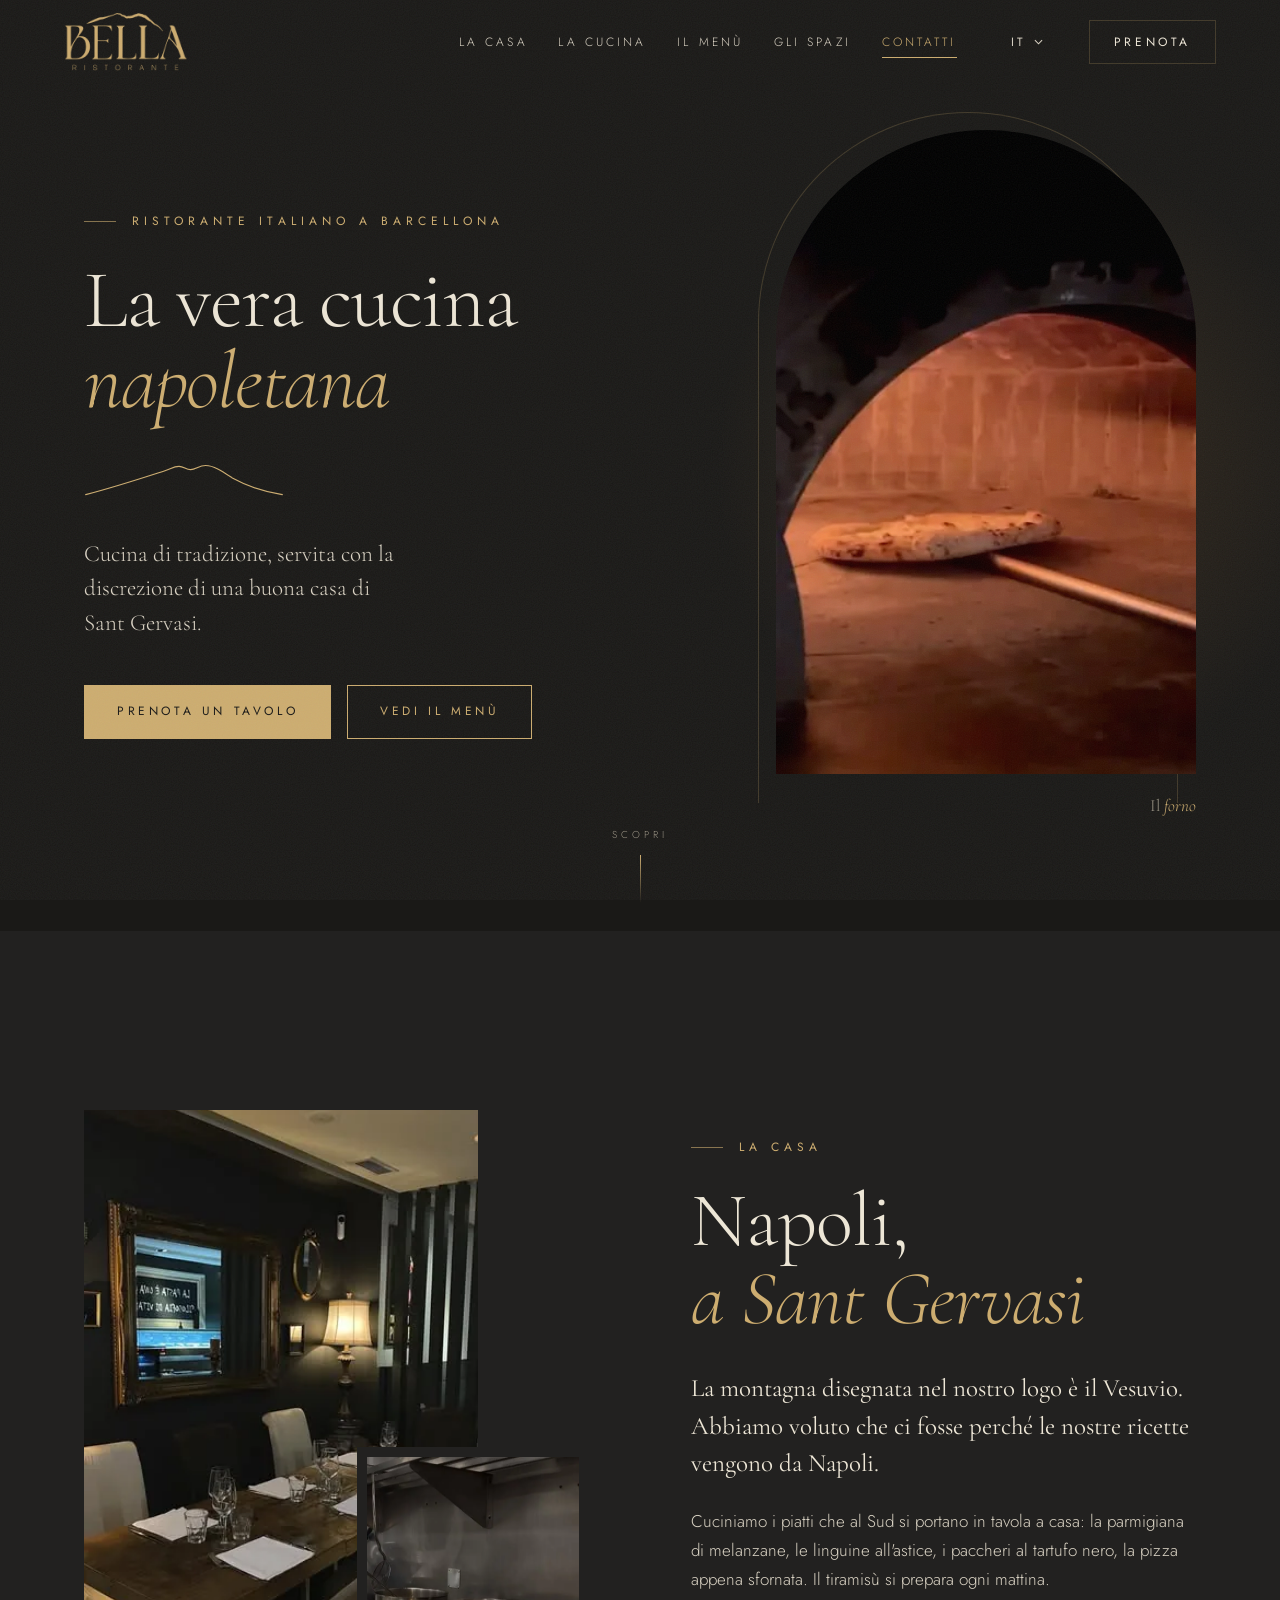
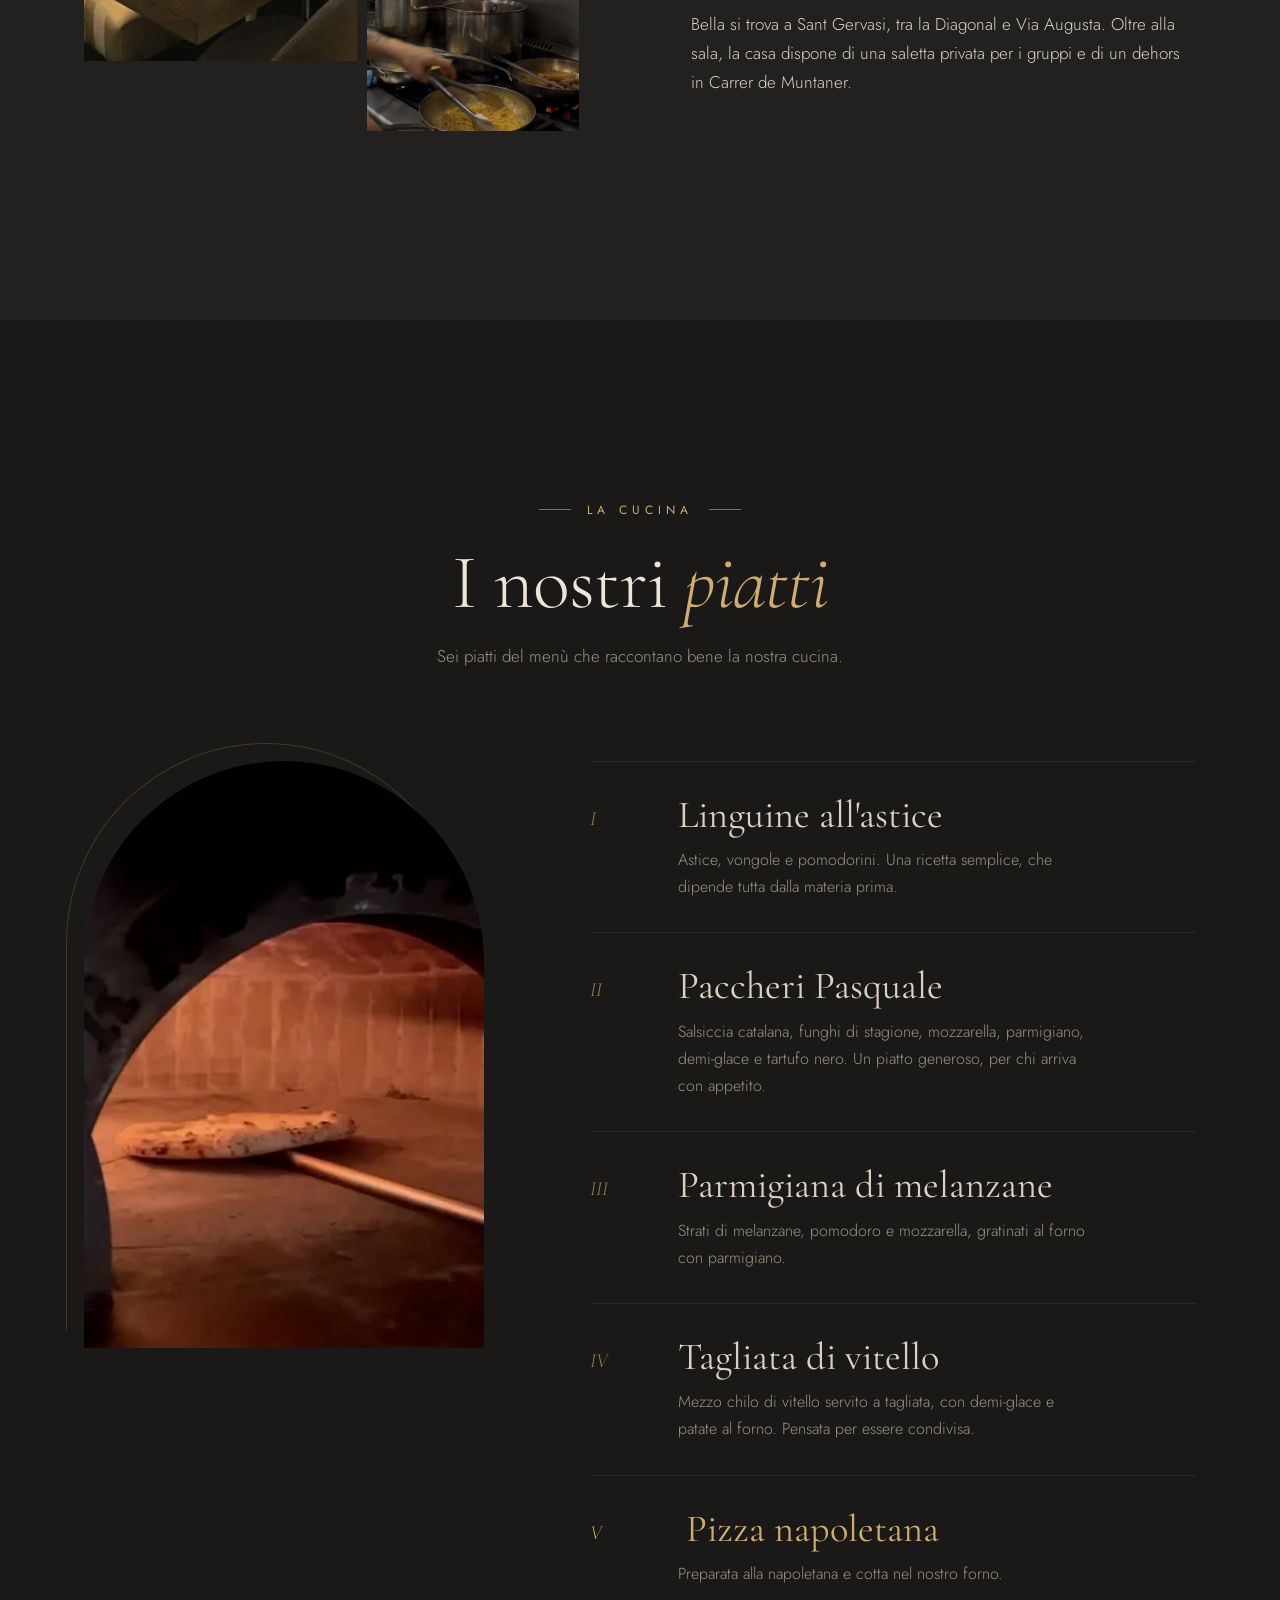
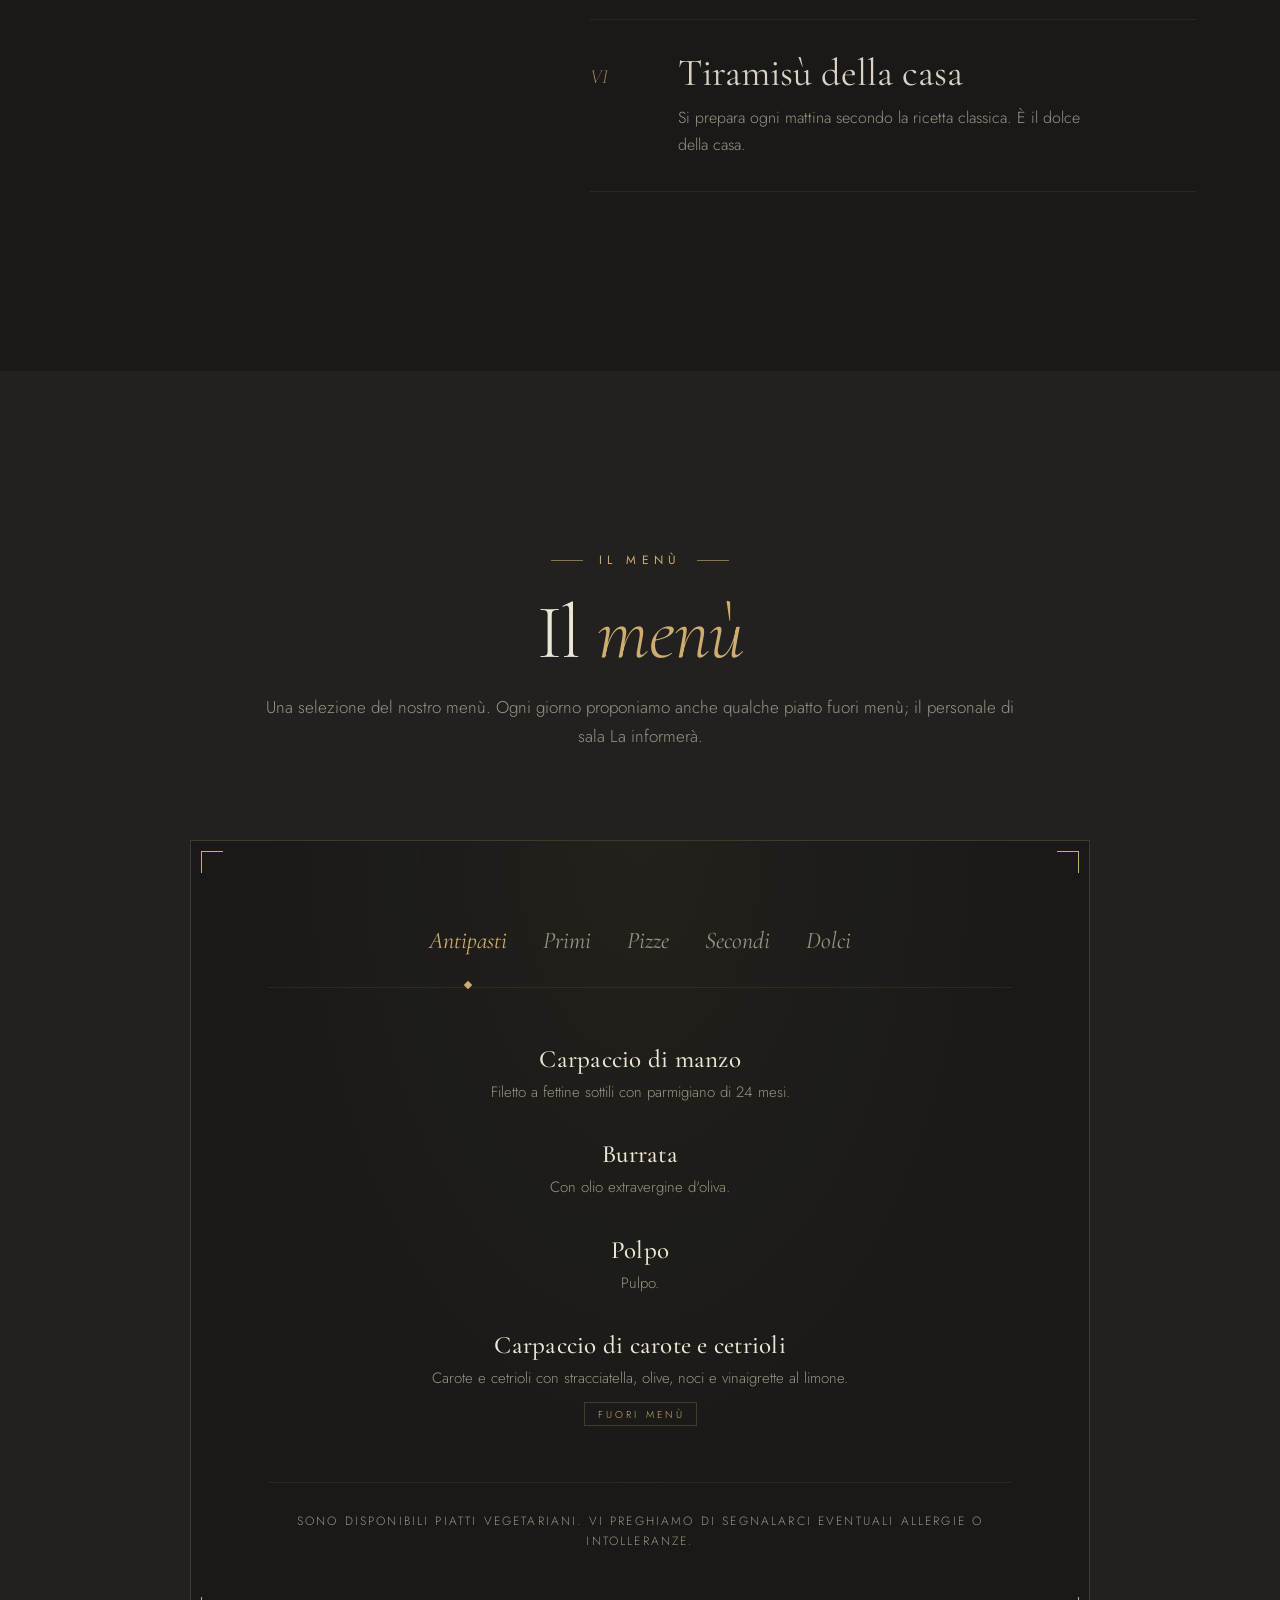
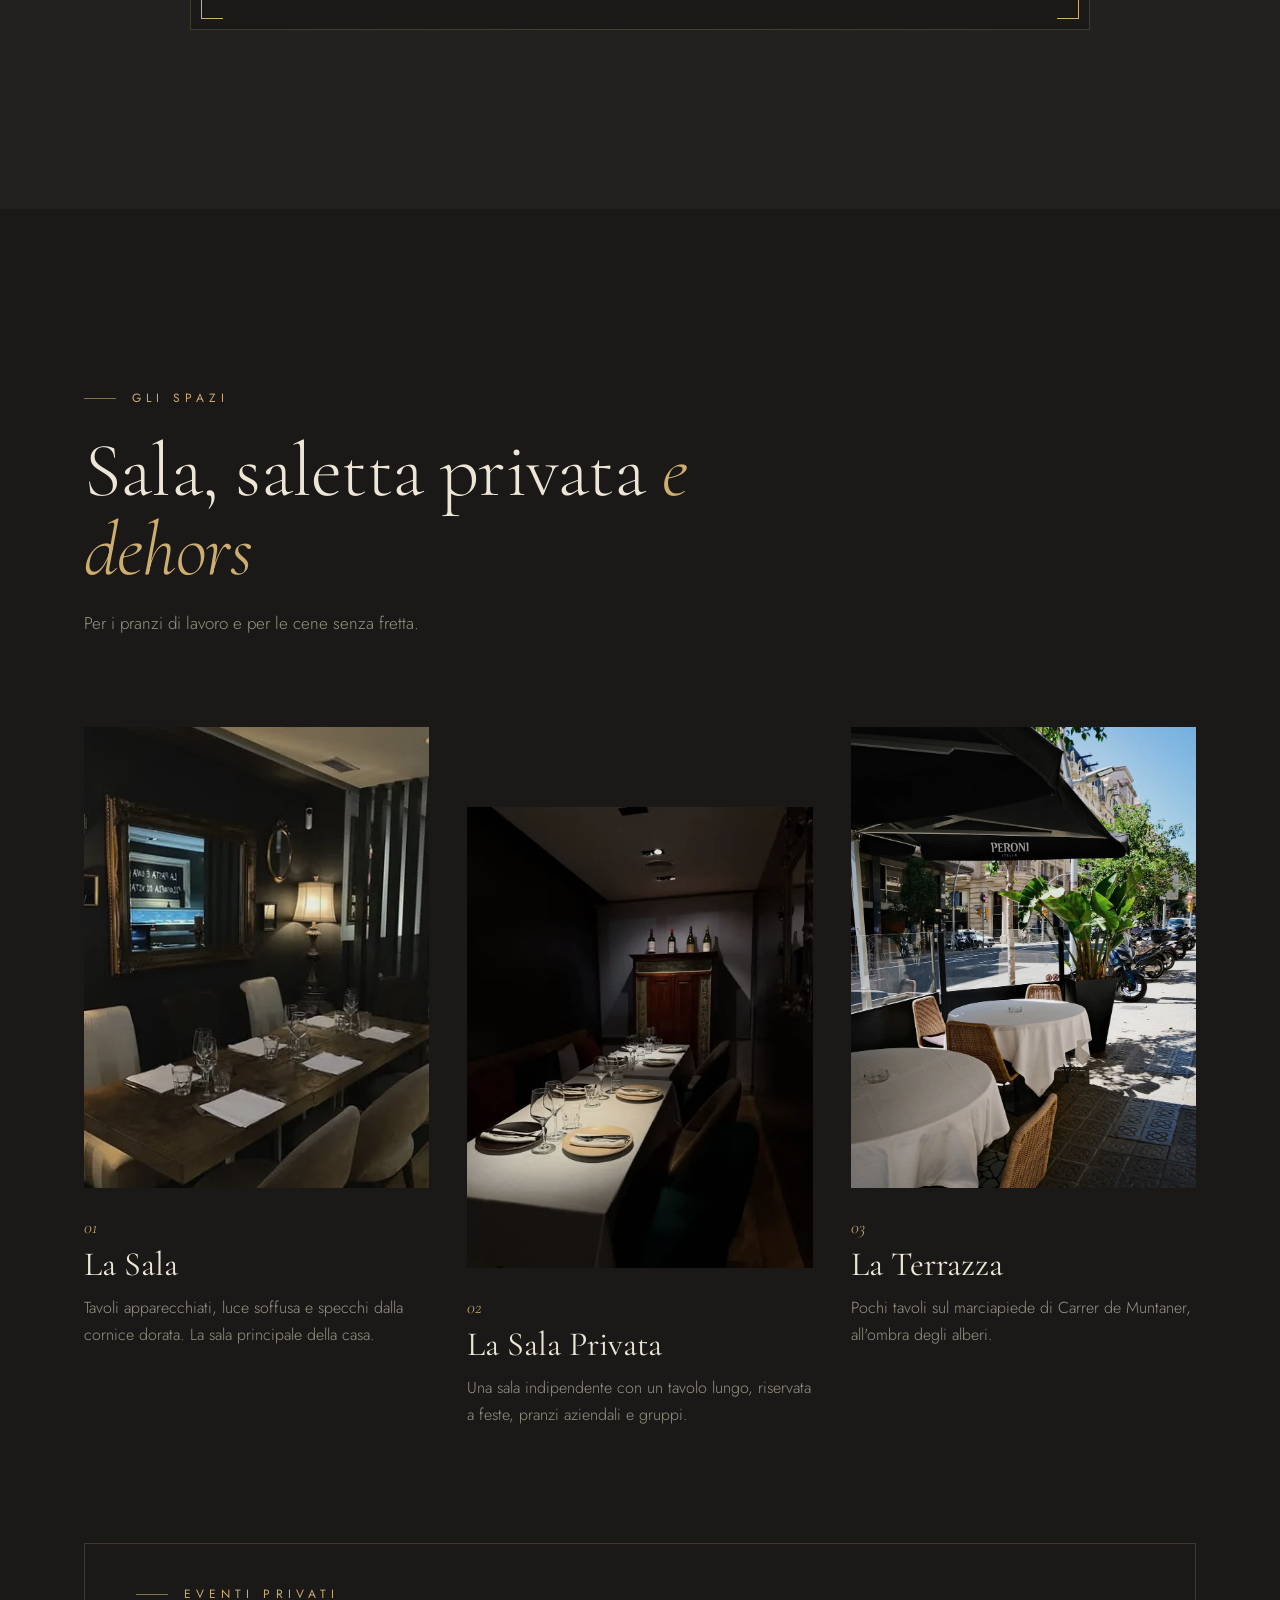
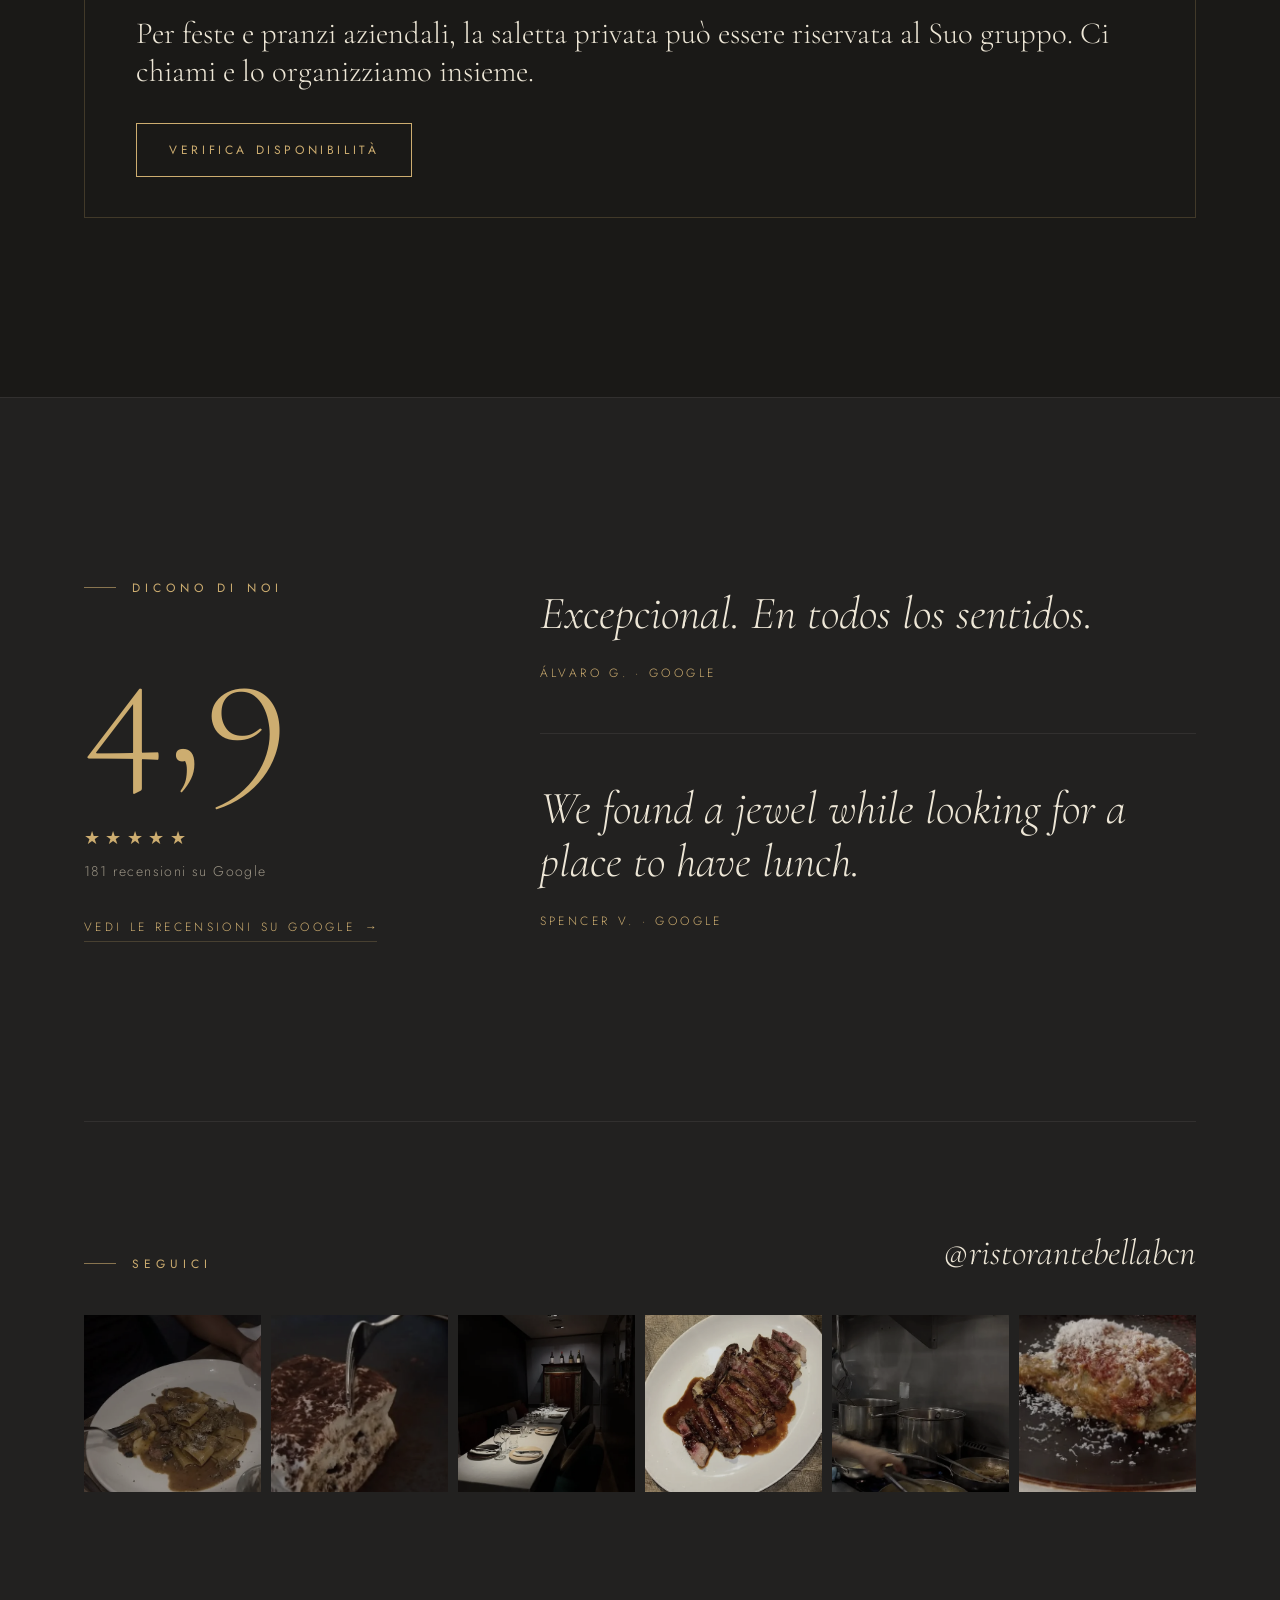
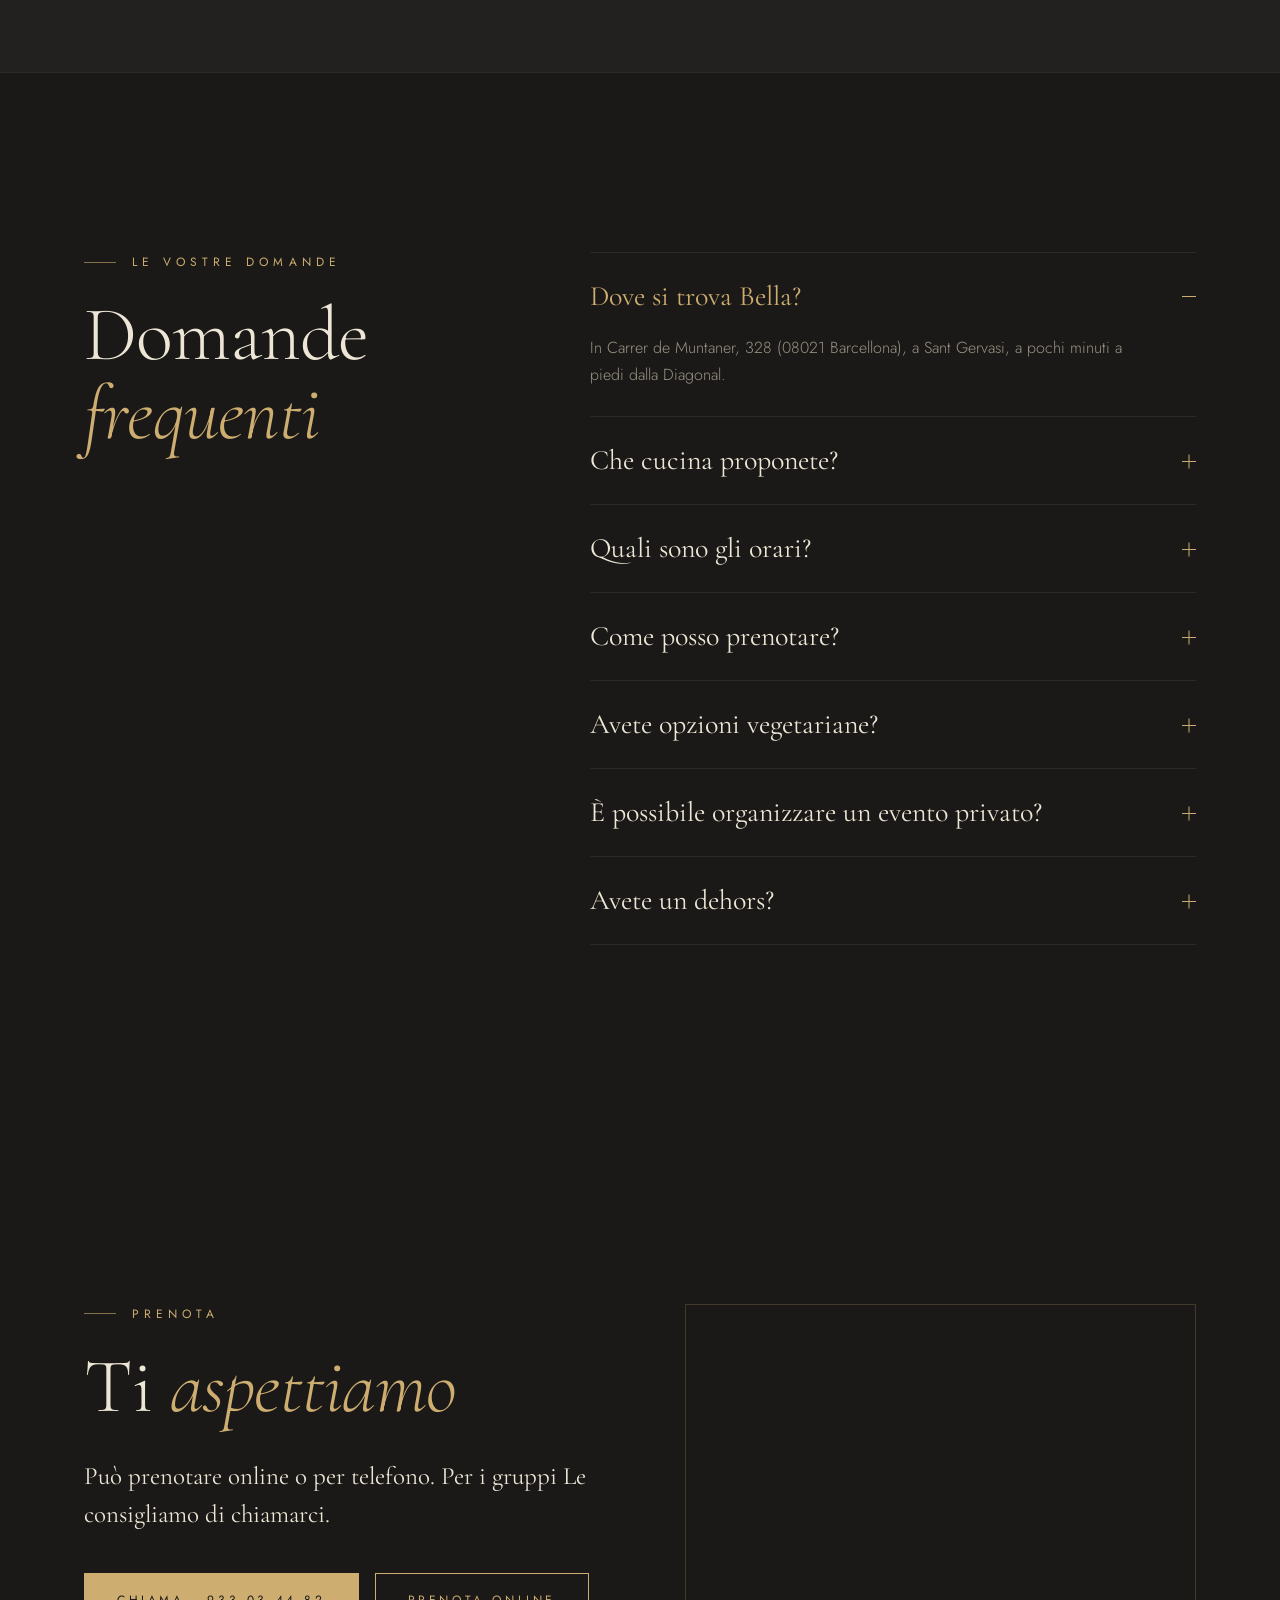
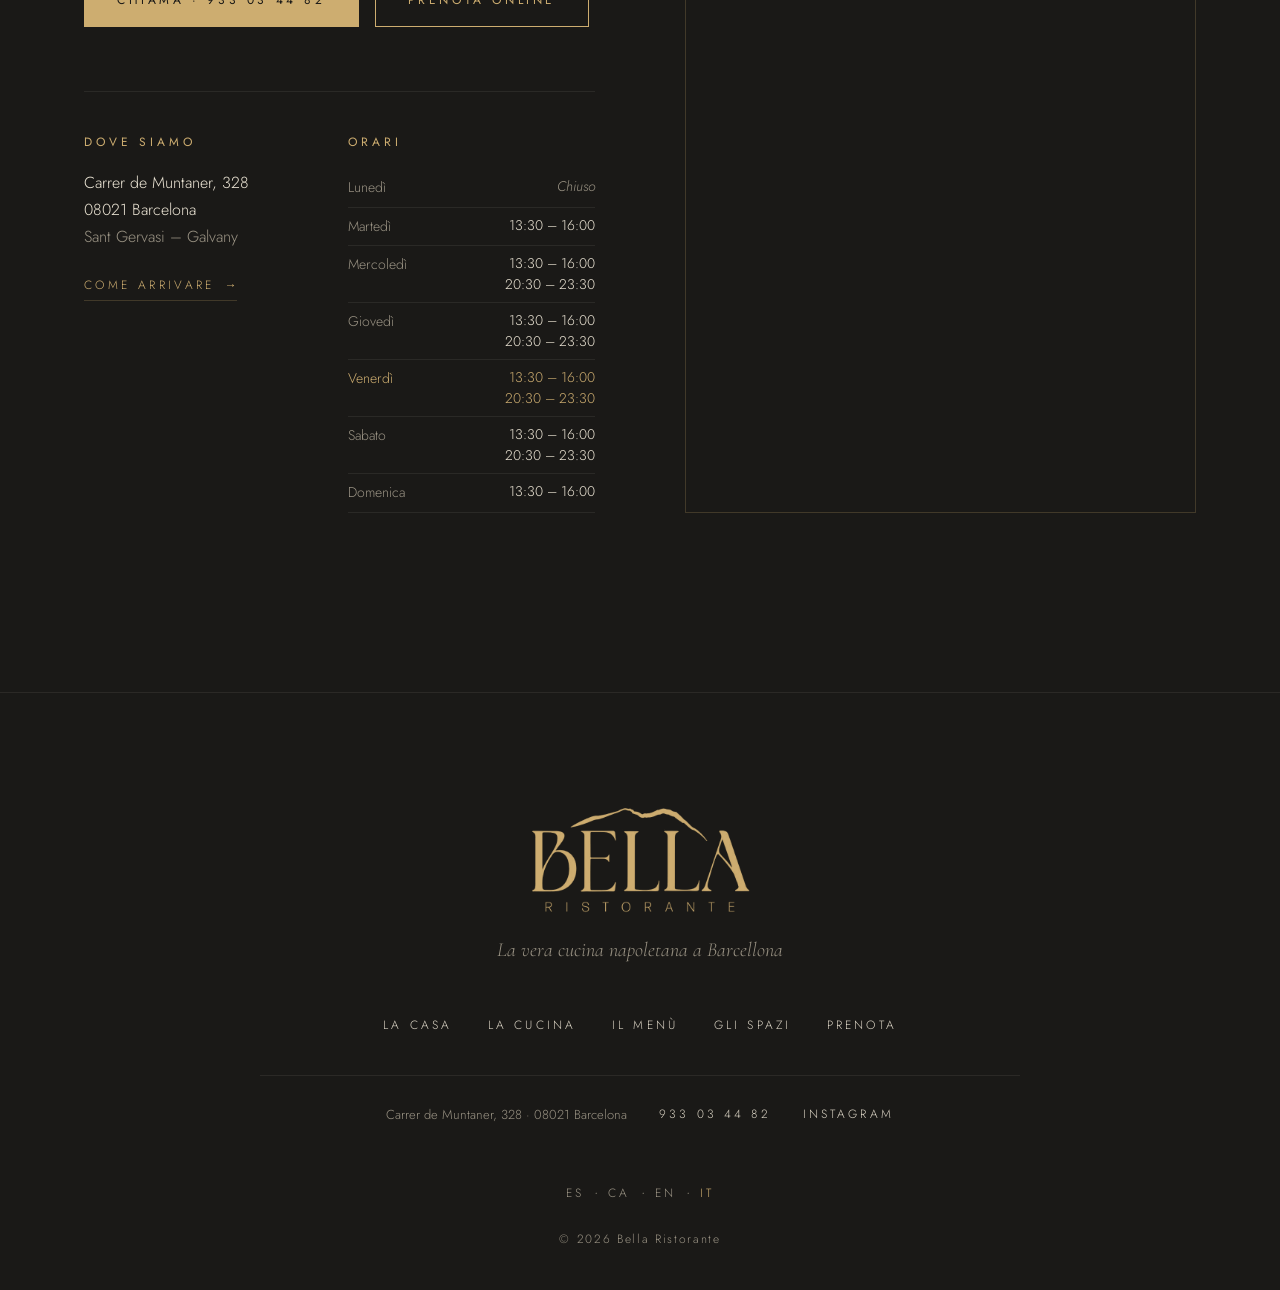
<file: it/index.html>
<!doctype html>
<html lang="it" class="no-js">
<head>
  <meta charset="utf-8">
  <meta name="viewport" content="width=device-width, initial-scale=1">
  <title>Ristorante italiano a Barcellona · Bella Ristorante</title>
  <meta name="description" content="Cucina napoletana a Sant Gervasi, Carrer de Muntaner 328. Pasta, pizza al forno e un tiramisù preparato ogni mattina. Prenoti il Suo tavolo online.">
  <meta name="robots" content="noindex, nofollow">
  <link rel="canonical" href="https://alejandrolay.github.io/bella-ristorante/it/">
  <link rel="alternate" hreflang="es" href="https://alejandrolay.github.io/bella-ristorante/">
  <link rel="alternate" hreflang="ca" href="https://alejandrolay.github.io/bella-ristorante/ca/">
  <link rel="alternate" hreflang="en" href="https://alejandrolay.github.io/bella-ristorante/en/">
  <link rel="alternate" hreflang="it" href="https://alejandrolay.github.io/bella-ristorante/it/">
  <link rel="alternate" hreflang="x-default" href="https://alejandrolay.github.io/bella-ristorante/">
  <meta name="theme-color" content="#1a1917">
  <link rel="icon" href="../assets/img/favicon-32.png" sizes="32x32" type="image/png">
  <link rel="apple-touch-icon" href="../assets/img/apple-touch-icon.png">
  <link rel="manifest" href="../site.webmanifest">

  <meta property="og:type" content="restaurant.restaurant">
  <meta property="og:site_name" content="Bella Ristorante">
  <meta property="og:title" content="Ristorante italiano a Barcellona · Bella Ristorante">
  <meta property="og:description" content="Cucina napoletana a Sant Gervasi, Carrer de Muntaner 328. Pasta, pizza al forno e un tiramisù preparato ogni mattina. Prenoti il Suo tavolo online.">
  <meta property="og:url" content="https://alejandrolay.github.io/bella-ristorante/it/">
  <meta property="og:locale" content="it_IT">
  <meta property="og:locale:alternate" content="es_ES">
  <meta property="og:locale:alternate" content="ca_ES">
  <meta property="og:locale:alternate" content="en_GB">
  <meta property="og:image" content="https://alejandrolay.github.io/bella-ristorante/assets/img/og-bella.jpg">
  <meta property="og:image:width" content="1200">
  <meta property="og:image:height" content="630">
  <meta property="og:image:alt" content="Bella Ristorante · La vera cucina napoletana">
  <meta property="restaurant:contact_info:street_address" content="Carrer de Muntaner, 328">
  <meta property="restaurant:contact_info:locality" content="Barcelona">
  <meta property="restaurant:contact_info:postal_code" content="08021">
  <meta property="restaurant:contact_info:country_name" content="España">
  <meta property="restaurant:contact_info:phone_number" content="+34933034482">
  <meta property="place:location:latitude" content="41.3977449">
  <meta property="place:location:longitude" content="2.1449862">
  <meta name="twitter:card" content="summary_large_image">
  <meta name="twitter:title" content="Ristorante italiano a Barcellona · Bella Ristorante">
  <meta name="twitter:description" content="Cucina napoletana a Sant Gervasi, Carrer de Muntaner 328. Pasta, pizza al forno e un tiramisù preparato ogni mattina. Prenoti il Suo tavolo online.">
  <meta name="twitter:image" content="https://alejandrolay.github.io/bella-ristorante/assets/img/og-bella.jpg">

  <meta name="geo.region" content="ES-CT">
  <meta name="geo.placename" content="Barcelona">
  <meta name="geo.position" content="41.3977449;2.1449862">
  <meta name="ICBM" content="41.3977449, 2.1449862">

  <script type="application/ld+json">{"@context":"https://schema.org","@graph":[{"@type":"WebSite","@id":"https://alejandrolay.github.io/bella-ristorante/#website","url":"https://alejandrolay.github.io/bella-ristorante/","name":"Bella Ristorante","inLanguage":["es","ca","en","it"],"publisher":{"@id":"https://alejandrolay.github.io/bella-ristorante/#restaurant"}},{"@type":"WebPage","@id":"https://alejandrolay.github.io/bella-ristorante/it/#webpage","url":"https://alejandrolay.github.io/bella-ristorante/it/","name":"Ristorante italiano a Barcellona · Bella Ristorante","description":"Cucina napoletana a Sant Gervasi, Carrer de Muntaner 328. Pasta, pizza al forno e un tiramisù preparato ogni mattina. Prenoti il Suo tavolo online.","inLanguage":"it","isPartOf":{"@id":"https://alejandrolay.github.io/bella-ristorante/#website"},"about":{"@id":"https://alejandrolay.github.io/bella-ristorante/#restaurant"},"primaryImageOfPage":{"@type":"ImageObject","url":"https://alejandrolay.github.io/bella-ristorante/assets/img/og-bella.jpg","width":1200,"height":630}},{"@type":"Restaurant","@id":"https://alejandrolay.github.io/bella-ristorante/#restaurant","name":"Bella Ristorante","alternateName":"Ristorante Bella","description":"Cucina napoletana a Sant Gervasi, Carrer de Muntaner 328. Pasta, pizza al forno e un tiramisù preparato ogni mattina. Prenoti il Suo tavolo online.","url":"https://alejandrolay.github.io/bella-ristorante/it/","image":["https://alejandrolay.github.io/bella-ristorante/assets/img/og-bella.jpg","https://alejandrolay.github.io/bella-ristorante/assets/img/terraza.webp","https://alejandrolay.github.io/bella-ristorante/assets/img/sala.webp","https://alejandrolay.github.io/bella-ristorante/assets/img/linguine-astice.webp"],"logo":"https://alejandrolay.github.io/bella-ristorante/assets/img/logo-bella.png","telephone":"+34933034482","priceRange":"€€","servesCuisine":["Italiana","Napoletana","Pizza","Mediterranea"],"address":{"@type":"PostalAddress","streetAddress":"Carrer de Muntaner, 328","postalCode":"08021","addressLocality":"Barcelona","addressRegion":"Cataluña","addressCountry":"ES"},"geo":{"@type":"GeoCoordinates","latitude":41.3977449,"longitude":2.1449862},"hasMap":"https://maps.app.goo.gl/jpqYPJMmKvCjoJGz5","openingHoursSpecification":[{"@type":"OpeningHoursSpecification","dayOfWeek":["Sunday","Tuesday","Wednesday","Thursday","Friday","Saturday"],"opens":"13:30","closes":"16:00"},{"@type":"OpeningHoursSpecification","dayOfWeek":["Wednesday","Thursday","Friday","Saturday"],"opens":"20:30","closes":"23:30"}],"acceptsReservations":true,"potentialAction":{"@type":"ReserveAction","target":{"@type":"EntryPoint","urlTemplate":"https://www.google.com/maps/reserve/v/dine/c/l1GbsbQyNqk?source=pa&hl=es-ES","inLanguage":"it","actionPlatform":["http://schema.org/DesktopWebPlatform","http://schema.org/MobileWebPlatform"]},"result":{"@type":"FoodEstablishmentReservation","name":"Prenota un tavolo"}},"hasMenu":{"@type":"Menu","name":"Menù di Bella Ristorante","url":"https://alejandrolay.github.io/bella-ristorante/it/#menu","inLanguage":"it","hasMenuSection":[{"@type":"MenuSection","name":"Antipasti","hasMenuItem":[{"@type":"MenuItem","name":"Carpaccio di manzo","description":"Filetto a fettine sottili con parmigiano di 24 mesi."},{"@type":"MenuItem","name":"Burrata","description":"Con olio extravergine d'oliva."},{"@type":"MenuItem","name":"Polpo","description":"Pulpo."},{"@type":"MenuItem","name":"Carpaccio di carote e cetrioli","description":"Carote e cetrioli con stracciatella, olive, noci e vinaigrette al limone."}]},{"@type":"MenuSection","name":"Primi","hasMenuItem":[{"@type":"MenuItem","name":"Linguine all'astice","description":"Astice, vongole e pomodorini."},{"@type":"MenuItem","name":"Paccheri Pasquale","description":"Salsiccia catalana, funghi di stagione, mozzarella, parmigiano, demi-glace e tartufo nero."},{"@type":"MenuItem","name":"La Gran Carbonara","description":"La carbonara della casa."},{"@type":"MenuItem","name":"Fettuccine al tartufo","description":"Con trufa."},{"@type":"MenuItem","name":"Pasta ai frutti di mare","description":"Pasta con marisco."}]},{"@type":"MenuSection","name":"Pizze","hasMenuItem":[{"@type":"MenuItem","name":"Margherita","description":"Pomodoro, mozzarella, basilico e olio d'oliva."},{"@type":"MenuItem","name":"Pizza al prosciutto iberico","description":"Con prosciutto iberico."},{"@type":"MenuItem","name":"Pizza del giorno","description":"Chieda la pizza del giorno."}]},{"@type":"MenuSection","name":"Secondi","hasMenuItem":[{"@type":"MenuItem","name":"Tagliata di vitello · 500 g","description":"Vitello con demi-glace e patate al forno."},{"@type":"MenuItem","name":"Parmigiana di melanzane","description":"Melanzane, pomodoro, mozzarella e parmigiano, al forno."}]},{"@type":"MenuSection","name":"Dolci","hasMenuItem":[{"@type":"MenuItem","name":"Tiramisù della casa","description":"Preparato ogni mattina."},{"@type":"MenuItem","name":"Coulant al cioccolato","description":"Cioccolato e Nutella, con gelato alla vaniglia e fragole."}]}]},"sameAs":["https://www.instagram.com/ristorantebellabcn/","https://maps.app.goo.gl/jpqYPJMmKvCjoJGz5"]},{"@type":"FAQPage","@id":"https://alejandrolay.github.io/bella-ristorante/it/#faq","inLanguage":"it","mainEntity":[{"@type":"Question","name":"Dove si trova Bella?","acceptedAnswer":{"@type":"Answer","text":"In Carrer de Muntaner, 328 (08021 Barcellona), a Sant Gervasi, a pochi minuti a piedi dalla Diagonal."}},{"@type":"Question","name":"Che cucina proponete?","acceptedAnswer":{"@type":"Answer","text":"Cucina italiana di tradizione napoletana: pasta, pizza al forno, carni e dolci della casa, come il tiramisù che prepariamo ogni mattina."}},{"@type":"Question","name":"Quali sono gli orari?","acceptedAnswer":{"@type":"Answer","text":"Martedì e domenica, dalle 13:30 alle 16:00. Da mercoledì a sabato, dalle 13:30 alle 16:00 e dalle 20:30 alle 23:30. Il lunedì siamo chiusi."}},{"@type":"Question","name":"Come posso prenotare?","acceptedAnswer":{"@type":"Answer","text":"Online, da questa pagina, oppure per telefono al +34 933 03 44 82."}},{"@type":"Question","name":"Avete opzioni vegetariane?","acceptedAnswer":{"@type":"Answer","text":"Sì. La preghiamo di segnalarci eventuali allergie o intolleranze al momento della prenotazione."}},{"@type":"Question","name":"È possibile organizzare un evento privato?","acceptedAnswer":{"@type":"Answer","text":"Sì. La saletta privata accoglie feste, pranzi aziendali e gruppi. Ci chiami e lo prepariamo con Lei."}},{"@type":"Question","name":"Avete un dehors?","acceptedAnswer":{"@type":"Answer","text":"Sì, direttamente su Carrer de Muntaner."}}]}]}</script>
  <link rel="preconnect" href="https://fonts.googleapis.com">
  <link rel="preconnect" href="https://fonts.gstatic.com" crossorigin>
  <link href="https://fonts.googleapis.com/css2?family=Cormorant+Garamond:ital,wght@0,300;0,400;0,500;1,300;1,400&family=Jost:wght@300;400&display=swap" rel="stylesheet">
  <link rel="preload" as="image" href="../assets/img/forno.webp" fetchpriority="high">
  <link rel="stylesheet" href="../css/styles.css">
</head>
<body>

  <a class="skip" href="#main">Vai al contenuto</a>

  <!-- ============ NAV ============ -->
  <header class="nav" id="nav">
    <div class="nav__inner">
      <a href="#top" class="nav__brand" aria-label="Bella Ristorante, home">
        <img src="../assets/img/logo-bella.png" alt="Bella Ristorante" width="592" height="280">
      </a>
      <nav class="nav__links" aria-label="Principale">
        <a href="#casa">La Casa</a>
        <a href="#cucina">La Cucina</a>
        <a href="#menu">Il Menù</a>
        <a href="#spazi">Gli Spazi</a>
        <a href="#contatto">Contatti</a>
      </nav>
      <div class="lang" id="lang">
        <button class="lang__btn" type="button" aria-expanded="false" aria-controls="langList" aria-label="Lingua: Italiano">
          <span>IT</span><svg class="lang__chev" viewBox="0 0 10 6" aria-hidden="true"><path d="M1 1l4 4 4-4"/></svg>
        </button>
        <ul class="lang__list" id="langList">
          <li><a href="../" hreflang="es" lang="es" data-lang-link><span>ES</span>Español</a></li>
          <li><a href="../ca/" hreflang="ca" lang="ca" data-lang-link><span>CA</span>Català</a></li>
          <li><a href="../en/" hreflang="en" lang="en" data-lang-link><span>EN</span>English</a></li>
          <li><a href="../it/" hreflang="it" lang="it" aria-current="page" data-lang-link><span>IT</span>Italiano</a></li>
        </ul>
      </div>
      <a href="https://www.google.com/maps/reserve/v/dine/c/l1GbsbQyNqk?source=pa&amp;hl=es-ES" target="_blank" rel="noopener" data-reserva class="btn btn--ghost nav__cta">Prenota</a>
      <button class="nav__toggle" id="navToggle" aria-label="Apri menù" aria-expanded="false" aria-controls="mobileMenu">
        <span></span><span></span>
      </button>
    </div>
  </header>

  <div class="mobile-menu" id="mobileMenu" aria-hidden="true">
    <nav aria-label="Principale">
      <a href="#casa">La Casa</a>
      <a href="#cucina">La Cucina</a>
      <a href="#menu">Il Menù</a>
      <a href="#spazi">Gli Spazi</a>
      <a href="#contatto">Contatti</a>
      <a href="https://www.google.com/maps/reserve/v/dine/c/l1GbsbQyNqk?source=pa&amp;hl=es-ES" target="_blank" rel="noopener" data-reserva class="mobile-menu__cta">Prenota un tavolo</a>
    </nav>
    <div class="mobile-menu__foot">
      <ul class="lang-inline lang-inline--mobile" aria-label="Lingua">
        <li><a href="../" hreflang="es" lang="es" title="Español" data-lang-link>ES</a></li>
        <li><a href="../ca/" hreflang="ca" lang="ca" title="Català" data-lang-link>CA</a></li>
        <li><a href="../en/" hreflang="en" lang="en" title="English" data-lang-link>EN</a></li>
        <li><a href="../it/" hreflang="it" lang="it" title="Italiano" aria-current="page" data-lang-link>IT</a></li>
      </ul>
      <p>Carrer de Muntaner, 328 · Barcelona<br><a href="tel:+34933034482">933 03 44 82</a></p>
    </div>
  </div>

  <main id="top">

    <!-- ============ HERO ============ -->
    <section class="hero" id="main">
      <div class="hero__glow" aria-hidden="true"></div>
      <div class="container hero__grid">
        <div class="hero__text">
          <h1 class="hero__title reveal">
            <span class="eyebrow">Ristorante italiano a Barcellona</span>
            La vera cucina <em>napoletana</em>
          </h1>
          <svg class="vesuvio vesuvio--hero reveal" style="--d:.3s" viewBox="0 0 240 40" aria-hidden="true"><path d="M2 38 C40 28 70 18 98 9 C104 7 108 4 114 4 C120 4 122 8 128 8 C134 8 138 3 146 3 C156 3 166 10 178 18 C196 28 214 34 238 38" /></svg>
          <p class="hero__sub reveal" style="--d:.25s">Cucina di tradizione, servita con la discrezione di una buona casa di Sant Gervasi.</p>
          <div class="hero__actions reveal" style="--d:.4s">
            <a href="https://www.google.com/maps/reserve/v/dine/c/l1GbsbQyNqk?source=pa&amp;hl=es-ES" target="_blank" rel="noopener" data-reserva class="btn btn--gold">Prenota un tavolo</a>
            <a href="#menu" class="btn btn--line">Vedi il menù</a>
          </div>
        </div>

        <figure class="hero__media reveal" style="--d:.2s">
          <div class="arch arch--outline" aria-hidden="true"></div>
          <div class="arch arch--img">
            <img src="../assets/img/forno.webp" alt="Una pizza che entra nel forno di Bella Ristorante" width="360" height="640" fetchpriority="high">
          </div>
          <figcaption lang="it">Il <em>forno</em></figcaption>
        </figure>
      </div>

      <a href="#casa" class="hero__scroll" aria-label="Scorri a La Casa">
        <span>Scopri</span><i aria-hidden="true"></i>
      </a>
    </section>

    <!-- ============ LA CASA ============ -->
    <section class="section casa" id="casa">
      <div class="container casa__grid">
        <div class="casa__media">
          <div class="frame frame--tall reveal">
            <img src="../assets/img/sala.webp" alt="La sala di Bella Ristorante con i tavoli apparecchiati e uno specchio dalla cornice dorata" width="360" height="640" loading="lazy">
          </div>
          <div class="frame frame--small reveal" style="--d:.15s">
            <img src="../assets/img/cucina.webp" alt="Pasta saltata in padella nella cucina di Bella Ristorante" width="480" height="640" loading="lazy">
          </div>
        </div>

        <div class="casa__text">
          <p class="eyebrow reveal">La Casa</p>
          <h2 class="title reveal">Napoli,<br><em>a Sant Gervasi</em></h2>
          <p class="lead reveal">La montagna disegnata nel nostro logo è il Vesuvio. Abbiamo voluto che ci fosse perché le nostre ricette vengono da Napoli.</p>
          <p class="reveal">Cuciniamo i piatti che al Sud si portano in tavola a casa: la parmigiana di melanzane, le linguine all'astice, i paccheri al tartufo nero, la pizza appena sfornata. Il tiramisù si prepara ogni mattina.</p>
          <p class="reveal">Bella si trova a Sant Gervasi, tra la Diagonal e Via Augusta. Oltre alla sala, la casa dispone di una saletta privata per i gruppi e di un dehors in Carrer de Muntaner.</p>
        </div>
      </div>
    </section>

    <!-- ============ LA CUCINA (signature) ============ -->
    <section class="section cucina" id="cucina">
      <div class="container">
        <header class="section-head">
          <p class="eyebrow reveal">La Cucina</p>
          <h2 class="title reveal" lang="it">I nostri <em>piatti</em></h2>
          <p class="section-head__sub reveal">Sei piatti del menù che raccontano bene la nostra cucina.</p>
        </header>

        <div class="dishes">
          <div class="dishes__stage" aria-hidden="true">
            <div class="arch arch--outline"></div>
            <div class="arch arch--img dishes__frame">
              <img src="../assets/img/linguine-astice.webp" alt="" width="360" height="640" class="is-active" data-key="0" loading="lazy">
              <img src="../assets/img/paccheri.webp" alt="" width="480" height="640" data-key="1" loading="lazy">
              <img src="../assets/img/parmigiana.webp" alt="" width="360" height="640" data-key="2" loading="lazy">
              <img src="../assets/img/tagliata.webp" alt="" width="480" height="640" data-key="3" loading="lazy">
              <img src="../assets/img/forno.webp" alt="" width="360" height="640" data-key="4" loading="lazy">
              <img src="../assets/img/tiramisu.webp" alt="" width="360" height="640" data-key="5" loading="lazy">
            </div>
          </div>

          <ol class="dishes__list">
            <li class="dish reveal is-active" data-key="0" tabindex="0">
              <span class="dish__num" aria-hidden="true">I</span>
              <div>
                <h3 lang="it">Linguine all'astice</h3>
                <p>Astice, vongole e pomodorini. Una ricetta semplice, che dipende tutta dalla materia prima.</p>
              </div>
              <img class="dish__thumb" src="../assets/img/linguine-astice.webp" alt="Linguine all'astice da Bella Ristorante, Barcellona" width="360" height="640" loading="lazy">
            </li>
            <li class="dish reveal" data-key="1" tabindex="0">
              <span class="dish__num" aria-hidden="true">II</span>
              <div>
                <h3 lang="it">Paccheri Pasquale</h3>
                <p>Salsiccia catalana, funghi di stagione, mozzarella, parmigiano, demi-glace e tartufo nero. Un piatto generoso, per chi arriva con appetito.</p>
              </div>
              <img class="dish__thumb" src="../assets/img/paccheri.webp" alt="Paccheri Pasquale da Bella Ristorante, Barcellona" width="480" height="640" loading="lazy">
            </li>
            <li class="dish reveal" data-key="2" tabindex="0">
              <span class="dish__num" aria-hidden="true">III</span>
              <div>
                <h3 lang="it">Parmigiana di melanzane</h3>
                <p>Strati di melanzane, pomodoro e mozzarella, gratinati al forno con parmigiano.</p>
              </div>
              <img class="dish__thumb" src="../assets/img/parmigiana.webp" alt="Parmigiana di melanzane da Bella Ristorante, Barcellona" width="360" height="640" loading="lazy">
            </li>
            <li class="dish reveal" data-key="3" tabindex="0">
              <span class="dish__num" aria-hidden="true">IV</span>
              <div>
                <h3 lang="it">Tagliata di vitello</h3>
                <p>Mezzo chilo di vitello servito a tagliata, con demi-glace e patate al forno. Pensata per essere condivisa.</p>
              </div>
              <img class="dish__thumb" src="../assets/img/tagliata.webp" alt="Tagliata di vitello da Bella Ristorante, Barcellona" width="480" height="640" loading="lazy">
            </li>
            <li class="dish reveal" data-key="4" tabindex="0">
              <span class="dish__num" aria-hidden="true">V</span>
              <div>
                <h3 lang="it">Pizza napoletana</h3>
                <p>Preparata alla napoletana e cotta nel nostro forno.</p>
              </div>
              <img class="dish__thumb" src="../assets/img/forno.webp" alt="Pizza napoletana da Bella Ristorante, Barcellona" width="360" height="640" loading="lazy">
            </li>
            <li class="dish reveal" data-key="5" tabindex="0">
              <span class="dish__num" aria-hidden="true">VI</span>
              <div>
                <h3 lang="it">Tiramisù della casa</h3>
                <p>Si prepara ogni mattina secondo la ricetta classica. È il dolce della casa.</p>
              </div>
              <img class="dish__thumb" src="../assets/img/tiramisu.webp" alt="Tiramisù da Bella Ristorante, Barcellona" width="360" height="640" loading="lazy">
            </li>
          </ol>
        </div>
      </div>
    </section>

    <!-- ============ IL MENÙ ============ -->
    <!-- La carta se genera desde data/carta.csv y, si está configurada, se refresca desde Google Sheets -->
    <section class="section menu" id="menu">
      <div class="container">
        <header class="section-head">
          <p class="eyebrow reveal">Il Menù</p>
          <h2 class="title reveal">Il <em>menù</em></h2>
          <p class="section-head__sub reveal">Una selezione del nostro menù. Ogni giorno proponiamo anche qualche piatto fuori menù; il personale di sala La informerà.</p>
        </header>

        <div class="menu__card reveal">
          <div class="menu__corner menu__corner--tl" aria-hidden="true"></div>
          <div class="menu__corner menu__corner--tr" aria-hidden="true"></div>
          <div class="menu__corner menu__corner--bl" aria-hidden="true"></div>
          <div class="menu__corner menu__corner--br" aria-hidden="true"></div>

          <div class="menu__tabs" id="menuTabs" role="tablist" aria-label="Categorie del menù">
            <button role="tab" id="t-cat-0" aria-controls="m-cat-0" aria-selected="true" lang="it">Antipasti</button>
            <button role="tab" id="t-cat-1" aria-controls="m-cat-1" aria-selected="false" tabindex="-1" lang="it">Primi</button>
            <button role="tab" id="t-cat-2" aria-controls="m-cat-2" aria-selected="false" tabindex="-1" lang="it">Pizze</button>
            <button role="tab" id="t-cat-3" aria-controls="m-cat-3" aria-selected="false" tabindex="-1" lang="it">Secondi</button>
            <button role="tab" id="t-cat-4" aria-controls="m-cat-4" aria-selected="false" tabindex="-1" lang="it">Dolci</button>
          </div>

          <div class="menu__panels" id="menuPanels">
            <div class="menu__panel is-active" role="tabpanel" id="m-cat-0" aria-labelledby="t-cat-0">
              <article class="item"><h3>Carpaccio di manzo</h3><p>Filetto a fettine sottili con parmigiano di 24 mesi.</p></article>
              <article class="item"><h3>Burrata</h3><p>Con olio extravergine d'oliva.</p></article>
              <article class="item"><h3>Polpo</h3><p>Pulpo.</p></article>
              <article class="item"><h3>Carpaccio di carote e cetrioli</h3><p>Carote e cetrioli con stracciatella, olive, noci e vinaigrette al limone.</p><span class="tag" lang="it">Fuori menù</span></article>
            </div>
            <div class="menu__panel" role="tabpanel" id="m-cat-1" aria-labelledby="t-cat-1" hidden>
              <article class="item"><h3>Linguine all'astice</h3><p>Astice, vongole e pomodorini.</p><span class="tag" lang="it">Specialità</span></article>
              <article class="item"><h3>Paccheri Pasquale</h3><p>Salsiccia catalana, funghi di stagione, mozzarella, parmigiano, demi-glace e tartufo nero.</p><span class="tag" lang="it">Specialità</span></article>
              <article class="item"><h3>La Gran Carbonara</h3><p>La carbonara della casa.</p></article>
              <article class="item"><h3>Fettuccine al tartufo</h3><p>Con trufa.</p></article>
              <article class="item"><h3>Pasta ai frutti di mare</h3><p>Pasta con marisco.</p></article>
            </div>
            <div class="menu__panel" role="tabpanel" id="m-cat-2" aria-labelledby="t-cat-2" hidden>
              <article class="item"><h3>Margherita</h3><p>Pomodoro, mozzarella, basilico e olio d'oliva.</p></article>
              <article class="item"><h3>Pizza al prosciutto iberico</h3><p>Con prosciutto iberico.</p></article>
              <article class="item"><h3>Pizza del giorno</h3><p>Chieda la pizza del giorno.</p></article>
            </div>
            <div class="menu__panel" role="tabpanel" id="m-cat-3" aria-labelledby="t-cat-3" hidden>
              <article class="item"><h3>Tagliata di vitello · 500 g</h3><p>Vitello con demi-glace e patate al forno.</p><span class="tag" lang="it">Specialità</span></article>
              <article class="item"><h3>Parmigiana di melanzane</h3><p>Melanzane, pomodoro, mozzarella e parmigiano, al forno.</p></article>
            </div>
            <div class="menu__panel" role="tabpanel" id="m-cat-4" aria-labelledby="t-cat-4" hidden>
              <article class="item"><h3>Tiramisù della casa</h3><p>Preparato ogni mattina.</p><span class="tag" lang="it">Specialità</span></article>
              <article class="item"><h3>Coulant al cioccolato</h3><p>Cioccolato e Nutella, con gelato alla vaniglia e fragole.</p></article>
            </div>
          </div>

          <p class="menu__note">Sono disponibili piatti vegetariani. Vi preghiamo di segnalarci eventuali allergie o intolleranze.</p>
          <p class="menu__pdf" id="menuPdf" hidden><a class="link" href="#" target="_blank" rel="noopener">Scarica il menù in PDF</a></p>
        </div>
      </div>
    </section>

    <!-- ============ GLI SPAZI ============ -->
    <section class="section spazi" id="spazi">
      <div class="container">
        <header class="section-head section-head--left">
          <p class="eyebrow reveal">Gli Spazi</p>
          <h2 class="title reveal">Sala, saletta privata <em>e dehors</em></h2>
          <p class="section-head__sub reveal">Per i pranzi di lavoro e per le cene senza fretta.</p>
        </header>

        <div class="spazi__grid">
          <article class="space reveal">
            <div class="space__img"><img src="../assets/img/sala.webp" alt="La sala principale di Bella Ristorante" width="360" height="640" loading="lazy"></div>
            <p class="space__num" aria-hidden="true">01</p>
            <h3 lang="it">La Sala</h3>
            <p>Tavoli apparecchiati, luce soffusa e specchi dalla cornice dorata. La sala principale della casa.</p>
          </article>
          <article class="space reveal" style="--d:.12s">
            <div class="space__img"><img src="../assets/img/sala-privada.webp" alt="La saletta privata di Bella Ristorante, con un tavolo lungo" width="512" height="640" loading="lazy"></div>
            <p class="space__num" aria-hidden="true">02</p>
            <h3 lang="it">La Sala Privata</h3>
            <p>Una sala indipendente con un tavolo lungo, riservata a feste, pranzi aziendali e gruppi.</p>
          </article>
          <article class="space reveal" style="--d:.24s">
            <div class="space__img"><img src="../assets/img/terraza.webp" alt="Il dehors di Bella Ristorante in Carrer de Muntaner" width="1000" height="1469" loading="lazy"></div>
            <p class="space__num" aria-hidden="true">03</p>
            <h3 lang="it">La Terrazza</h3>
            <p>Pochi tavoli sul marciapiede di Carrer de Muntaner, all'ombra degli alberi.</p>
          </article>
        </div>

        <div class="eventi reveal">
          <div>
            <p class="eyebrow" lang="it">Eventi privati</p>
            <p class="eventi__text">Per feste e pranzi aziendali, la saletta privata può essere riservata al Suo gruppo. Ci chiami e lo organizziamo insieme.</p>
          </div>
          <a href="tel:+34933034482" class="btn btn--line">Verifica disponibilità</a>
        </div>
      </div>
    </section>

    <!-- ============ DICONO DI NOI ============ -->
    <section class="section recensioni" aria-labelledby="rec-title">
      <div class="container recensioni__grid">
        <div class="rating reveal">
          <h2 class="eyebrow" id="rec-title" lang="it">Dicono di noi</h2>
          <p class="rating__num">4,9</p>
          <p class="rating__stars" role="img" aria-label="4,9 su 5 stelle">★★★★★</p>
          <p class="rating__src">181 recensioni su Google</p>
          <a class="link" href="https://maps.app.goo.gl/jpqYPJMmKvCjoJGz5" target="_blank" rel="noopener">Vedi le recensioni su Google</a>
        </div>
        <div class="reviews">
          <blockquote class="review reveal" lang="es">
            <p>Excepcional. En todos los sentidos.</p>
            <cite>Álvaro G. · Google</cite>
          </blockquote>
          <blockquote class="review reveal" style="--d:.12s" lang="en">
            <p>We found a jewel while looking for a place to have lunch.</p>
            <cite>Spencer V. · Google</cite>
          </blockquote>
        </div>
      </div>
    </section>

    <!-- ============ INSTAGRAM ============ -->
    <section class="section insta" aria-labelledby="insta-title">
      <div class="container">
        <header class="insta__head reveal">
          <h2 class="eyebrow" id="insta-title" lang="it">Seguici</h2>
          <a href="https://www.instagram.com/ristorantebellabcn/" target="_blank" rel="noopener" class="insta__handle">@ristorantebellabcn</a>
        </header>
        <div class="insta__grid">
          <a href="https://www.instagram.com/ristorantebellabcn/" target="_blank" rel="noopener" class="reveal"><img src="../assets/img/paccheri.webp" alt="Paccheri Pasquale da Bella Ristorante, Barcellona" width="480" height="640" loading="lazy"></a>
          <a href="https://www.instagram.com/ristorantebellabcn/" target="_blank" rel="noopener" class="reveal" style="--d:.06s"><img src="../assets/img/tiramisu.webp" alt="Tiramisù da Bella Ristorante, Barcellona" width="360" height="640" loading="lazy"></a>
          <a href="https://www.instagram.com/ristorantebellabcn/" target="_blank" rel="noopener" class="reveal" style="--d:.12s"><img src="../assets/img/sala-privada.webp" alt="La saletta privata di Bella Ristorante, con un tavolo lungo" width="512" height="640" loading="lazy"></a>
          <a href="https://www.instagram.com/ristorantebellabcn/" target="_blank" rel="noopener" class="reveal" style="--d:.18s"><img src="../assets/img/tagliata-2.webp" alt="Tagliata di vitello da Bella Ristorante, Barcellona" width="480" height="640" loading="lazy"></a>
          <a href="https://www.instagram.com/ristorantebellabcn/" target="_blank" rel="noopener" class="reveal" style="--d:.24s"><img src="../assets/img/cucina.webp" alt="Pasta saltata in padella nella cucina di Bella Ristorante" width="480" height="640" loading="lazy"></a>
          <a href="https://www.instagram.com/ristorantebellabcn/" target="_blank" rel="noopener" class="reveal" style="--d:.3s"><img src="../assets/img/parmigiana.webp" alt="Parmigiana di melanzane da Bella Ristorante, Barcellona" width="360" height="640" loading="lazy"></a>
        </div>
      </div>
    </section>

    <!-- ============ FAQ ============ -->
    <section class="section faq" id="faq">
      <div class="container faq__grid">
        <header class="faq__head">
          <p class="eyebrow reveal">Le vostre domande</p>
          <h2 class="title reveal">Domande <em>frequenti</em></h2>
        </header>
        <div class="faq__list">
          <details class="faq__item reveal" open>
            <summary><h3>Dove si trova Bella?</h3><span class="faq__icon" aria-hidden="true"></span></summary>
            <p>In Carrer de Muntaner, 328 (08021 Barcellona), a Sant Gervasi, a pochi minuti a piedi dalla Diagonal.</p>
          </details>
          <details class="faq__item reveal">
            <summary><h3>Che cucina proponete?</h3><span class="faq__icon" aria-hidden="true"></span></summary>
            <p>Cucina italiana di tradizione napoletana: pasta, pizza al forno, carni e dolci della casa, come il tiramisù che prepariamo ogni mattina.</p>
          </details>
          <details class="faq__item reveal">
            <summary><h3>Quali sono gli orari?</h3><span class="faq__icon" aria-hidden="true"></span></summary>
            <p>Martedì e domenica, dalle 13:30 alle 16:00. Da mercoledì a sabato, dalle 13:30 alle 16:00 e dalle 20:30 alle 23:30. Il lunedì siamo chiusi.</p>
          </details>
          <details class="faq__item reveal">
            <summary><h3>Come posso prenotare?</h3><span class="faq__icon" aria-hidden="true"></span></summary>
            <p>Online, da questa pagina, oppure per telefono al +34 933 03 44 82.</p>
          </details>
          <details class="faq__item reveal">
            <summary><h3>Avete opzioni vegetariane?</h3><span class="faq__icon" aria-hidden="true"></span></summary>
            <p>Sì. La preghiamo di segnalarci eventuali allergie o intolleranze al momento della prenotazione.</p>
          </details>
          <details class="faq__item reveal">
            <summary><h3>È possibile organizzare un evento privato?</h3><span class="faq__icon" aria-hidden="true"></span></summary>
            <p>Sì. La saletta privata accoglie feste, pranzi aziendali e gruppi. Ci chiami e lo prepariamo con Lei.</p>
          </details>
          <details class="faq__item reveal">
            <summary><h3>Avete un dehors?</h3><span class="faq__icon" aria-hidden="true"></span></summary>
            <p>Sì, direttamente su Carrer de Muntaner.</p>
          </details>
        </div>
      </div>
    </section>

    <!-- ============ PRENOTA / CONTACTO ============ -->
    <section class="section prenota" id="prenota">
      <div class="container prenota__grid" id="contatto">
        <div class="prenota__info">
          <p class="eyebrow reveal">Prenota</p>
          <h2 class="title reveal" lang="it">Ti <em>aspettiamo</em></h2>
          <p class="lead reveal">Può prenotare online o per telefono. Per i gruppi Le consigliamo di chiamarci.</p>

          <div class="prenota__actions reveal">
            <a href="tel:+34933034482" class="btn btn--gold">Chiama · 933 03 44 82</a>
            <a href="https://www.google.com/maps/reserve/v/dine/c/l1GbsbQyNqk?source=pa&amp;hl=es-ES" target="_blank" rel="noopener" data-reserva class="btn btn--line">Prenota online</a>
          </div>

          <div class="info-cols">
            <div class="reveal">
              <h3 class="info-title" lang="it">Dove siamo</h3>
              <address>
                <p>Carrer de Muntaner, 328<br>08021 Barcelona<br><span class="muted">Sant Gervasi – Galvany</span></p>
              </address>
              <a class="link" href="https://maps.app.goo.gl/jpqYPJMmKvCjoJGz5" target="_blank" rel="noopener">Come arrivare</a>
            </div>
            <div class="reveal" style="--d:.1s">
              <h3 class="info-title" lang="it">Orari</h3>
              <table class="hours" id="hours">
                <tbody>
                  <tr data-day="1"><th scope="row">Lunedì</th><td class="closed">Chiuso</td></tr>
                  <tr data-day="2"><th scope="row">Martedì</th><td>13:30 – 16:00</td></tr>
                  <tr data-day="3"><th scope="row">Mercoledì</th><td>13:30 – 16:00<br>20:30 – 23:30</td></tr>
                  <tr data-day="4"><th scope="row">Giovedì</th><td>13:30 – 16:00<br>20:30 – 23:30</td></tr>
                  <tr data-day="5"><th scope="row">Venerdì</th><td>13:30 – 16:00<br>20:30 – 23:30</td></tr>
                  <tr data-day="6"><th scope="row">Sabato</th><td>13:30 – 16:00<br>20:30 – 23:30</td></tr>
                  <tr data-day="0"><th scope="row">Domenica</th><td>13:30 – 16:00</td></tr>
                </tbody>
              </table>
            </div>
          </div>
        </div>

        <div class="prenota__map reveal">
          <iframe title="Mappa: Bella Ristorante, Carrer de Muntaner, 328, Barcelona" src="https://www.google.com/maps?q=Ristorante+Bella,+Carrer+de+Muntaner+328,+08021+Barcelona&amp;z=16&amp;hl=it&amp;output=embed" loading="lazy" referrerpolicy="no-referrer-when-downgrade"></iframe>
        </div>
      </div>
    </section>
  </main>

  <!-- ============ FOOTER ============ -->
  <footer class="footer">
    <div class="container footer__inner">
      <img class="footer__logo" src="../assets/img/logo-bella.png" alt="Bella Ristorante" width="592" height="280" loading="lazy">
      <p class="footer__tag" lang="it"><em>La vera cucina napoletana a Barcellona</em></p>
      <nav class="footer__nav" aria-label="Piè di pagina">
        <a href="#casa">La Casa</a>
        <a href="#cucina">La Cucina</a>
        <a href="#menu">Il Menù</a>
        <a href="#spazi">Gli Spazi</a>
        <a href="#prenota">Prenota</a>
      </nav>
      <div class="footer__meta">
        <span>Carrer de Muntaner, 328 · 08021 Barcelona</span>
        <a href="tel:+34933034482">933 03 44 82</a>
        <a href="https://www.instagram.com/ristorantebellabcn/" target="_blank" rel="noopener">Instagram</a>
      </div>
      <ul class="lang-inline lang-inline--footer" aria-label="Lingua">
        <li><a href="../" hreflang="es" lang="es" title="Español" data-lang-link>ES</a></li>
        <li><a href="../ca/" hreflang="ca" lang="ca" title="Català" data-lang-link>CA</a></li>
        <li><a href="../en/" hreflang="en" lang="en" title="English" data-lang-link>EN</a></li>
        <li><a href="../it/" hreflang="it" lang="it" title="Italiano" aria-current="page" data-lang-link>IT</a></li>
      </ul>
      <p class="footer__copy">© <span id="year">2026</span> Bella Ristorante</p>
    </div>
  </footer>

  <script>window.BELLA = {"lang":"it","base":"../","t":{"openMenu":"Apri menù","closeMenu":"Chiudi menù"},"config":{"reservas":"https://www.google.com/maps/reserve/v/dine/c/l1GbsbQyNqk?source=pa&hl=es-ES","cartaCsv":"","cartaPdf":"","horario":{"0":[["13:30","16:00"]],"1":[],"2":[["13:30","16:00"]],"3":[["13:30","16:00"],["20:30","23:30"]],"4":[["13:30","16:00"],["20:30","23:30"]],"5":[["13:30","16:00"],["20:30","23:30"]],"6":[["13:30","16:00"],["20:30","23:30"]]}}};</script>
  <script src="../js/main.js" defer></script>
</body>
</html>
</file>
<file: css/styles.css>
/* =========================================================
   Bella Ristorante — estilos
   Paleta tomada del logo: carbón cálido + oro viejo
   ========================================================= */

:root {
  --bg: #1a1917;
  --bg-2: #222120;
  --bg-3: #2a2926;
  --gold: #cdad70;
  --gold-hi: #e2c896;
  --gold-lo: #9c8455;
  --cream: #ede6d6;
  --text: #d9d2c3;
  --muted: #9a9384;
  --line: rgba(205, 173, 112, .22);
  --line-soft: rgba(237, 230, 214, .08);

  --serif: "Cormorant Garamond", "Times New Roman", serif;
  --sans: "Jost", "Helvetica Neue", Arial, sans-serif;

  --ease: cubic-bezier(.2, .7, .2, 1);
  --container: 1240px;
  --gutter: clamp(20px, 5vw, 64px);
  --section: clamp(96px, 14vw, 180px);
}

*, *::before, *::after { box-sizing: border-box; }

html { scroll-behavior: smooth; -webkit-text-size-adjust: 100%; }

body {
  margin: 0;
  background: var(--bg);
  color: var(--text);
  font-family: var(--sans);
  font-weight: 300;
  font-size: 16px;
  line-height: 1.7;
  -webkit-font-smoothing: antialiased;
  overflow-x: hidden;
}

/* grano sutil, como papel de carta */
body::after {
  content: "";
  position: fixed;
  inset: 0;
  pointer-events: none;
  z-index: 100;
  opacity: .06;
  background-image: url("data:image/svg+xml,%3Csvg xmlns='http://www.w3.org/2000/svg' width='180' height='180'%3E%3Cfilter id='n'%3E%3CfeTurbulence type='fractalNoise' baseFrequency='.85' numOctaves='3' stitchTiles='stitch'/%3E%3C/filter%3E%3Crect width='100%25' height='100%25' filter='url(%23n)'/%3E%3C/svg%3E");
}

img { display: block; max-width: 100%; }
a { color: inherit; text-decoration: none; }
em { font-style: italic; }

::selection { background: var(--gold); color: var(--bg); }

:focus-visible { outline: 1px solid var(--gold); outline-offset: 4px; }

.container {
  width: 100%;
  max-width: var(--container);
  margin: 0 auto;
  padding: 0 var(--gutter);
}

.section { padding: var(--section) 0; position: relative; }

/* ---------- tipografía ---------- */

.eyebrow {
  font-family: var(--sans);
  font-size: 12px;
  font-weight: 400;
  letter-spacing: .42em;
  text-transform: uppercase;
  color: var(--gold);
  margin: 0 0 24px;
  display: flex;
  align-items: center;
  gap: 16px;
}
.eyebrow::before {
  content: "";
  width: 32px;
  height: 1px;
  background: var(--gold);
  opacity: .6;
}

.title {
  font-family: var(--serif);
  font-weight: 300;
  font-size: clamp(42px, 6vw, 84px);
  line-height: 1.02;
  letter-spacing: -.01em;
  color: var(--cream);
  margin: 0 0 32px;
}
.title em { color: var(--gold); font-weight: 300; }

.lead {
  font-family: var(--serif);
  font-size: clamp(21px, 2vw, 25px);
  line-height: 1.5;
  color: var(--cream);
  font-weight: 400;
  margin: 0 0 24px;
}

.muted { color: var(--muted); }

.casa__text > p:not(.lead):not(.eyebrow) { font-size: 17px; color: var(--text); }

.link {
  display: inline-flex;
  align-items: center;
  gap: 10px;
  font-size: 12px;
  letter-spacing: .28em;
  text-transform: uppercase;
  color: var(--gold);
  padding-bottom: 4px;
  border-bottom: 1px solid var(--line);
  transition: border-color .4s var(--ease), gap .4s var(--ease);
}
.link::after { content: "→"; letter-spacing: 0; }
.link:hover { border-color: var(--gold); gap: 16px; }

/* ---------- botones ---------- */

.btn {
  --h: 54px;
  position: relative;
  display: inline-flex;
  align-items: center;
  justify-content: center;
  height: var(--h);
  padding: 0 32px;
  font-family: var(--sans);
  font-size: 12px;
  font-weight: 400;
  letter-spacing: .3em;
  text-transform: uppercase;
  border: 1px solid var(--gold);
  overflow: hidden;
  isolation: isolate;
  transition: color .5s var(--ease), border-color .5s var(--ease), transform .2s var(--ease);
  white-space: nowrap;
}
.btn::before {
  content: "";
  position: absolute;
  inset: 0;
  z-index: -1;
  transform: scaleY(0);
  transform-origin: bottom;
  transition: transform .55s var(--ease);
}
.btn:active { transform: scale(.98); }

.btn--gold { background: var(--gold); color: var(--bg); }
.btn--gold::before { background: var(--gold-hi); }
.btn--gold:hover::before { transform: scaleY(1); }

.btn--line { color: var(--gold); }
.btn--line::before { background: var(--gold); }
.btn--line:hover { color: var(--bg); }
.btn--line:hover::before { transform: scaleY(1); }

.btn--ghost { --h: 44px; padding: 0 24px; color: var(--cream); border-color: var(--line); }
.btn--ghost::before { background: var(--gold); }
.btn--ghost:hover { color: var(--bg); border-color: var(--gold); }
.btn--ghost:hover::before { transform: scaleY(1); }

/* ---------- nav ---------- */

.nav {
  position: fixed;
  inset: 0 0 auto;
  z-index: 50;
  transition: background .5s var(--ease), border-color .5s var(--ease), transform .5s var(--ease);
  border-bottom: 1px solid transparent;
}
.nav.is-scrolled {
  background: rgba(26, 25, 23, .82);
  backdrop-filter: blur(14px);
  -webkit-backdrop-filter: blur(14px);
  border-color: var(--line-soft);
}
.nav.is-hidden { transform: translateY(-100%); }

.nav__inner {
  max-width: 1400px;
  margin: 0 auto;
  padding: 0 var(--gutter);
  height: 84px;
  display: flex;
  align-items: center;
  gap: 40px;
}
.nav__brand img { height: 58px; width: auto; transition: height .5s var(--ease); }
.nav.is-scrolled .nav__brand img { height: 44px; }

.nav__links {
  display: flex;
  gap: clamp(22px, 2.4vw, 36px);
  margin-left: auto;
}
.nav__links a {
  font-size: 12px;
  letter-spacing: .26em;
  text-transform: uppercase;
  color: var(--text);
  position: relative;
  padding: 6px 0;
  transition: color .3s var(--ease);
}
.nav__links a::after {
  content: "";
  position: absolute;
  left: 0; right: 0; bottom: 0;
  height: 1px;
  background: var(--gold);
  transform: scaleX(0);
  transform-origin: right;
  transition: transform .5s var(--ease);
}
.nav__links a:hover,
.nav__links a.is-current { color: var(--gold); }
.nav__links a:hover::after,
.nav__links a.is-current::after { transform: scaleX(1); transform-origin: left; }

.nav__toggle {
  display: none;
  margin-left: auto;
  width: 44px; height: 44px;
  background: none;
  border: 0;
  cursor: pointer;
  position: relative;
}
.nav__toggle span {
  position: absolute;
  left: 10px; right: 10px;
  height: 1px;
  background: var(--gold);
  transition: transform .45s var(--ease), top .45s var(--ease);
}
.nav__toggle span:first-child { top: 18px; }
.nav__toggle span:last-child { top: 26px; }
.menu-open .nav__toggle span:first-child { top: 22px; transform: rotate(45deg); }
.menu-open .nav__toggle span:last-child { top: 22px; transform: rotate(-45deg); }

.mobile-menu {
  position: fixed;
  inset: 0;
  z-index: 40;
  background: var(--bg);
  display: flex;
  flex-direction: column;
  justify-content: center;
  padding: 100px var(--gutter) 40px;
  opacity: 0;
  visibility: hidden;
  transition: opacity .5s var(--ease), visibility .5s;
}
.menu-open .mobile-menu { opacity: 1; visibility: visible; }
.menu-open { overflow: hidden; }
.mobile-menu nav { display: flex; flex-direction: column; gap: 6px; }
.mobile-menu nav a {
  font-family: var(--serif);
  font-size: 44px;
  font-weight: 300;
  color: var(--cream);
  line-height: 1.25;
  transform: translateY(16px);
  opacity: 0;
  transition: transform .6s var(--ease), opacity .6s var(--ease), color .3s;
}
.menu-open .mobile-menu nav a { transform: none; opacity: 1; }
.menu-open .mobile-menu nav a:nth-child(2) { transition-delay: .05s; }
.menu-open .mobile-menu nav a:nth-child(3) { transition-delay: .1s; }
.menu-open .mobile-menu nav a:nth-child(4) { transition-delay: .15s; }
.menu-open .mobile-menu nav a:nth-child(5) { transition-delay: .2s; }
.menu-open .mobile-menu nav a:nth-child(6) { transition-delay: .25s; }
.mobile-menu nav a:hover { color: var(--gold); }
.mobile-menu__cta { color: var(--gold) !important; font-style: italic; margin-top: 16px; }
.mobile-menu__foot {
  margin-top: auto;
  font-size: 13px;
  letter-spacing: .14em;
  color: var(--muted);
}
.mobile-menu__foot a { color: var(--gold); }

/* ---------- arcos ---------- */

.arch {
  border-radius: 999px 999px 0 0;
  overflow: hidden;
}
.arch--outline {
  position: absolute;
  inset: -18px 18px 18px -18px;
  border: 1px solid var(--line);
  border-bottom: 0;
  overflow: visible;
}
.arch--img { position: relative; }
.arch--img img {
  width: 100%;
  height: 100%;
  object-fit: cover;
  filter: saturate(.92) contrast(1.04);
}

/* ---------- hero ---------- */

.hero {
  min-height: 100svh;
  display: flex;
  align-items: center;
  position: relative;
  padding: 130px 0 110px;
  overflow: hidden;
}
.hero__glow {
  position: absolute;
  width: 900px; height: 900px;
  right: -200px; top: 50%;
  transform: translateY(-50%);
  background: radial-gradient(closest-side, rgba(205, 140, 70, .16), transparent 70%);
  pointer-events: none;
}
.hero__grid {
  display: grid;
  grid-template-columns: 1.15fr .85fr;
  align-items: center;
  gap: clamp(40px, 6vw, 100px);
  position: relative;
}
.hero__title {
  font-family: var(--serif);
  font-weight: 300;
  font-size: clamp(54px, 6.4vw, 98px);
  line-height: 1;
  letter-spacing: -.015em;
  color: var(--cream);
  margin: 0;
}
.hero__title em { display: block; color: var(--gold); }
.hero__title .eyebrow { margin-bottom: 28px; line-height: 1.6; }
.hero .vesuvio--hero { width: 200px; margin: 40px 0 32px; }
.hero__sub {
  font-family: var(--serif);
  font-size: clamp(20px, 1.8vw, 24px);
  line-height: 1.5;
  color: var(--text);
  max-width: 30ch;
  margin: 0 0 44px;
}
.hero__actions { display: flex; flex-wrap: wrap; gap: 16px; }

.hero__media {
  position: relative;
  margin: 0;
  justify-self: end;
  width: min(100%, 420px);
}
.hero__media .arch--img { aspect-ratio: 3 / 4.6; }
.hero__media .arch--img img { animation: kenburns 18s var(--ease) infinite alternate; }
.hero__media figcaption {
  margin-top: 18px;
  font-family: var(--serif);
  font-size: 17px;
  color: var(--muted);
  text-align: right;
}
.hero__media figcaption em { color: var(--gold); }

@keyframes kenburns {
  from { transform: scale(1.02); }
  to { transform: scale(1.12) translateY(-2%); }
}

.hero__scroll {
  position: absolute;
  left: 50%;
  bottom: 28px;
  transform: translateX(-50%);
  display: flex;
  flex-direction: column;
  align-items: center;
  gap: 12px;
  font-size: 10px;
  letter-spacing: .4em;
  text-transform: uppercase;
  color: var(--muted);
}
.hero__scroll i {
  width: 1px; height: 48px;
  background: linear-gradient(var(--gold), transparent);
  animation: drip 2.4s var(--ease) infinite;
  transform-origin: top;
}
@keyframes drip {
  0% { transform: scaleY(0); opacity: 1; }
  60% { transform: scaleY(1); opacity: 1; }
  100% { transform: scaleY(1); opacity: 0; }
}

/* ---------- la casa ---------- */

.casa { background: var(--bg-2); }
.casa__grid {
  display: grid;
  grid-template-columns: 1fr 1fr;
  gap: clamp(48px, 8vw, 120px);
  align-items: center;
}
.casa__media { position: relative; padding-bottom: 80px; }
.frame { overflow: hidden; }
.frame img { width: 100%; height: 100%; object-fit: cover; transition: transform 1.4s var(--ease); }
.frame:hover img { transform: scale(1.04); }
.frame--tall { width: 78%; aspect-ratio: 3 / 4.2; }
.frame--small {
  position: absolute;
  right: 0; bottom: 0;
  width: 46%;
  aspect-ratio: 3 / 3.8;
  border: 10px solid var(--bg-2);
}

.vesuvio {
  width: 180px;
  height: auto;
  margin: -8px 0 28px;
  overflow: visible;
}
.vesuvio path {
  fill: none;
  stroke: var(--gold);
  stroke-width: 1.4;
  stroke-linecap: round;
  stroke-dasharray: 300;
  stroke-dashoffset: 300;
  transition: stroke-dashoffset 2.2s var(--ease) .3s;
}
.vesuvio.is-in path { stroke-dashoffset: 0; }

/* ---------- cabeceras de sección ---------- */

.section-head { text-align: center; margin: 0 auto clamp(56px, 7vw, 96px); max-width: 760px; }
.section-head .eyebrow { justify-content: center; }
.section-head .eyebrow::after {
  content: "";
  width: 32px; height: 1px;
  background: var(--gold);
  opacity: .6;
}
.section-head .title { margin-bottom: 20px; }
.section-head__sub { color: var(--muted); font-size: 17px; margin: 0; }

.section-head--left { text-align: left; margin-left: 0; }
.section-head--left .eyebrow { justify-content: flex-start; }
.section-head--left .eyebrow::after { display: none; }

/* ---------- la cucina ---------- */

.dishes {
  display: grid;
  grid-template-columns: .8fr 1.2fr;
  gap: clamp(48px, 8vw, 120px);
  align-items: start;
}
.dishes__stage {
  position: sticky;
  top: 120px;
  width: min(100%, 400px);
}
.dishes__frame { aspect-ratio: 3 / 4.4; background: var(--bg-3); }
.dishes__frame img {
  position: absolute;
  inset: 0;
  opacity: 0;
  transform: scale(1.06);
  transition: opacity .9s var(--ease), transform 1.6s var(--ease);
}
.dishes__frame img.is-active { opacity: 1; transform: scale(1); }

.dishes__list { list-style: none; margin: 0; padding: 0; counter-reset: d; }
.dish {
  display: grid;
  grid-template-columns: 64px 1fr;
  gap: 24px;
  padding: 32px 0;
  border-bottom: 1px solid var(--line-soft);
  cursor: default;
  transition: padding .5s var(--ease);
  outline: none;
}
.dish:first-child { border-top: 1px solid var(--line-soft); }
.dish__num {
  font-family: var(--serif);
  font-style: italic;
  font-size: 20px;
  color: var(--gold-lo);
  padding-top: 8px;
  transition: color .4s var(--ease);
}
.dish h3 {
  font-family: var(--serif);
  font-weight: 400;
  font-size: clamp(28px, 3vw, 40px);
  line-height: 1.1;
  color: var(--text);
  margin: 0 0 10px;
  transition: color .4s var(--ease), transform .5s var(--ease);
}
.dish p { margin: 0; color: var(--muted); max-width: 46ch; }
.dish__thumb { display: none; }
.dish.is-active h3 { color: var(--gold); transform: translateX(8px); }
.dish.is-active .dish__num { color: var(--gold); }

/* ---------- il menù ---------- */

.menu { background: var(--bg-2); }
.menu__card {
  position: relative;
  max-width: 900px;
  margin: 0 auto;
  padding: clamp(40px, 6vw, 80px) clamp(24px, 6vw, 80px);
  border: 1px solid var(--line);
  background:
    radial-gradient(ellipse at top, rgba(205, 173, 112, .05), transparent 60%),
    var(--bg);
}
.menu__corner {
  position: absolute;
  width: 22px; height: 22px;
  border-color: var(--gold);
  border-style: solid;
  border-width: 0;
}
.menu__corner--tl { top: 10px; left: 10px; border-top-width: 1px; border-left-width: 1px; }
.menu__corner--tr { top: 10px; right: 10px; border-top-width: 1px; border-right-width: 1px; }
.menu__corner--bl { bottom: 10px; left: 10px; border-bottom-width: 1px; border-left-width: 1px; }
.menu__corner--br { bottom: 10px; right: 10px; border-bottom-width: 1px; border-right-width: 1px; }

.menu__tabs {
  display: flex;
  justify-content: center;
  flex-wrap: wrap;
  gap: 8px 36px;
  margin-bottom: 56px;
  padding-bottom: 24px;
  border-bottom: 1px solid var(--line-soft);
}
.menu__tabs button {
  background: none;
  border: 0;
  padding: 8px 0;
  cursor: pointer;
  font-family: var(--serif);
  font-size: 24px;
  font-style: italic;
  color: var(--muted);
  position: relative;
  transition: color .3s var(--ease);
}
.menu__tabs button::after {
  content: "";
  position: absolute;
  left: 50%; bottom: -25px;
  width: 6px; height: 6px;
  background: var(--gold);
  transform: translateX(-50%) rotate(45deg) scale(0);
  transition: transform .4s var(--ease);
}
.menu__tabs button:hover { color: var(--cream); }
.menu__tabs button[aria-selected="true"] { color: var(--gold); }
.menu__tabs button[aria-selected="true"]::after { transform: translateX(-50%) rotate(45deg) scale(1); }

.menu__panel { display: grid; gap: 34px; animation: fadeUp .6s var(--ease); }
.menu__panel[hidden] { display: none; }
@keyframes fadeUp { from { opacity: 0; transform: translateY(10px); } to { opacity: 1; transform: none; } }

.item { text-align: center; }
.item h3 {
  font-family: var(--serif);
  font-weight: 500;
  font-size: 25px;
  line-height: 1.2;
  letter-spacing: .01em;
  color: var(--cream);
  margin: 0 0 6px;
}
.item p { margin: 0 auto; color: var(--muted); font-size: 15px; max-width: 48ch; }
.item__price {
  display: block;
  margin-top: 6px;
  font-family: var(--serif);
  font-size: 20px;
  font-style: italic;
  color: var(--gold);
}
.menu__pdf { text-align: center; margin: 28px 0 0; }
.menu__pdf[hidden] { display: none; }
.tag {
  display: inline-block;
  margin-top: 10px;
  font-size: 10px;
  letter-spacing: .32em;
  text-transform: uppercase;
  color: var(--gold);
  border: 1px solid var(--line);
  padding: 3px 10px 2px 13px;
}

.menu__note {
  text-align: center;
  margin: 56px 0 0;
  padding-top: 28px;
  border-top: 1px solid var(--line-soft);
  font-size: 12px;
  letter-spacing: .18em;
  text-transform: uppercase;
  color: var(--muted);
}

/* ---------- gli spazi ---------- */

.spazi__grid {
  display: grid;
  grid-template-columns: repeat(3, 1fr);
  gap: clamp(20px, 3vw, 40px);
}
.space:nth-child(2) { margin-top: 80px; }
.space__img { aspect-ratio: 3 / 4; overflow: hidden; margin-bottom: 24px; background: var(--bg-3); }
.space__img img {
  width: 100%; height: 100%;
  object-fit: cover;
  filter: saturate(.85) brightness(.92);
  transition: transform 1.4s var(--ease), filter .8s var(--ease);
}
.space:hover .space__img img { transform: scale(1.05); filter: saturate(1) brightness(1); }
.space__num {
  font-family: var(--serif);
  font-style: italic;
  color: var(--gold);
  margin: 0 0 4px;
  font-size: 18px;
}
.space h3 {
  font-family: var(--serif);
  font-weight: 400;
  font-size: 34px;
  color: var(--cream);
  margin: 0 0 10px;
  line-height: 1.1;
}
.space p:last-child { margin: 0; color: var(--muted); }

.eventi {
  margin-top: clamp(72px, 9vw, 120px);
  padding: 40px clamp(24px, 4vw, 56px);
  border: 1px solid var(--line);
  display: flex;
  align-items: center;
  justify-content: space-between;
  gap: 32px;
  flex-wrap: wrap;
}
.eventi .eyebrow { margin-bottom: 10px; }
.eventi__text {
  font-family: var(--serif);
  font-size: clamp(24px, 2.4vw, 32px);
  color: var(--cream);
  margin: 0;
  line-height: 1.25;
}

/* ---------- reseñas ---------- */

.recensioni {
  background: var(--bg-2);
  border-top: 1px solid var(--line-soft);
}
.recensioni__grid {
  display: grid;
  grid-template-columns: .7fr 1.3fr;
  gap: clamp(48px, 8vw, 120px);
  align-items: center;
}
.rating__num {
  font-family: var(--serif);
  font-weight: 300;
  font-size: clamp(110px, 14vw, 180px);
  line-height: .9;
  color: var(--gold);
  margin: 0;
}
.rating__stars { color: var(--gold); letter-spacing: .3em; font-size: 18px; margin: 40px 0 6px; }
.rating__src { color: var(--muted); margin: 0 0 28px; font-size: 14px; letter-spacing: .1em; }

.reviews { display: grid; gap: 48px; }
.review { margin: 0; padding-bottom: 48px; border-bottom: 1px solid var(--line-soft); }
.review:last-child { border: 0; padding: 0; }
.review p {
  font-family: var(--serif);
  font-style: italic;
  font-weight: 300;
  font-size: clamp(30px, 3.6vw, 48px);
  line-height: 1.15;
  color: var(--cream);
  margin: 0 0 18px;
}
.review cite {
  font-style: normal;
  font-size: 12px;
  letter-spacing: .28em;
  text-transform: uppercase;
  color: var(--gold);
}

/* ---------- instagram ---------- */

.insta { padding-top: 0; background: var(--bg-2); }
.insta__head {
  display: flex;
  align-items: baseline;
  justify-content: space-between;
  gap: 16px;
  flex-wrap: wrap;
  padding-top: clamp(64px, 8vw, 100px);
  border-top: 1px solid var(--line-soft);
  margin-bottom: 32px;
}
.insta__head .eyebrow { margin: 0; }
.insta__handle {
  font-family: var(--serif);
  font-style: italic;
  font-size: clamp(24px, 3vw, 36px);
  color: var(--cream);
  transition: color .3s var(--ease);
}
.insta__handle:hover { color: var(--gold); }
.insta__grid {
  display: grid;
  grid-template-columns: repeat(6, 1fr);
  gap: 10px;
}
.insta__grid a { aspect-ratio: 1; overflow: hidden; position: relative; display: block; background: var(--bg-3); }
.insta__grid img {
  width: 100%; height: 100%;
  object-fit: cover;
  filter: grayscale(.35) brightness(.85);
  transition: transform 1s var(--ease), filter .6s var(--ease);
}
.insta__grid a:hover img { transform: scale(1.06); filter: none; }

/* ---------- prenota ---------- */

.prenota__grid {
  display: grid;
  grid-template-columns: 1fr 1fr;
  gap: clamp(48px, 7vw, 100px);
  align-items: stretch;
}
.prenota__actions { display: flex; flex-wrap: wrap; gap: 16px; margin: 40px 0 64px; }

.info-cols {
  display: grid;
  grid-template-columns: 1fr 1.1fr;
  gap: 40px;
  padding-top: 40px;
  border-top: 1px solid var(--line-soft);
}
.info-title {
  font-family: var(--sans);
  font-weight: 400;
  font-size: 12px;
  letter-spacing: .32em;
  text-transform: uppercase;
  color: var(--gold);
  margin: 0 0 16px;
}
.info-cols p { margin: 0 0 20px; color: var(--cream); }

.hours { border-collapse: collapse; width: 100%; font-size: 14px; }
.hours th, .hours td { padding: 7px 0; vertical-align: top; border-bottom: 1px solid var(--line-soft); }
.hours th { text-align: left; font-weight: 300; color: var(--muted); padding-right: 16px; }
.hours td { text-align: right; color: var(--cream); line-height: 1.5; }
.hours td.closed { color: var(--muted); font-style: italic; }
.hours tr.is-today th, .hours tr.is-today td { color: var(--gold); }

.prenota__map {
  min-height: 520px;
  border: 1px solid var(--line);
  padding: 10px;
  position: relative;
}
.prenota__map iframe {
  width: 100%;
  height: 100%;
  min-height: 500px;
  border: 0;
  display: block;
  filter: grayscale(1) invert(.92) sepia(.25) contrast(.9) brightness(.95);
}

/* ---------- footer ---------- */

.footer {
  border-top: 1px solid var(--line-soft);
  padding: clamp(72px, 9vw, 120px) 0 40px;
  text-align: center;
}
.footer__inner { display: flex; flex-direction: column; align-items: center; }
.footer__logo { width: 220px; height: auto; margin-bottom: 20px; }
.footer__tag { font-family: var(--serif); font-size: 20px; color: var(--muted); margin: 0 0 48px; }
.footer__nav { display: flex; flex-wrap: wrap; justify-content: center; gap: 12px 36px; margin-bottom: 40px; }
.footer__nav a, .footer__meta a {
  font-size: 12px;
  letter-spacing: .26em;
  text-transform: uppercase;
  color: var(--text);
  transition: color .3s var(--ease);
}
.footer__nav a:hover, .footer__meta a:hover { color: var(--gold); }
.footer__meta {
  display: flex;
  flex-wrap: wrap;
  justify-content: center;
  gap: 12px 32px;
  font-size: 13px;
  color: var(--muted);
  padding: 28px 0;
  border-top: 1px solid var(--line-soft);
  width: 100%;
  max-width: 760px;
}
.footer__copy { font-size: 12px; color: var(--muted); letter-spacing: .14em; margin: 24px 0 0; }

/* ---------- accesibilidad ---------- */

.skip {
  position: fixed;
  top: 12px; left: 12px;
  z-index: 200;
  padding: 10px 18px;
  background: var(--gold);
  color: var(--bg);
  font-size: 12px;
  letter-spacing: .2em;
  text-transform: uppercase;
  transform: translateY(-160%);
  transition: transform .3s var(--ease);
}
.skip:focus { transform: none; }

address { font-style: normal; }

/* ---------- selector de idioma ---------- */

.lang { position: relative; }
.nav__links + .lang { margin-left: 8px; }
.lang__btn {
  display: inline-flex;
  align-items: center;
  gap: 8px;
  height: 44px;
  padding: 0 6px;
  background: none;
  border: 0;
  cursor: pointer;
  font-family: var(--sans);
  font-size: 12px;
  letter-spacing: .26em;
  color: var(--text);
  transition: color .3s var(--ease);
}
.lang__btn:hover, .lang.is-open .lang__btn { color: var(--gold); }
.lang__chev {
  width: 9px; height: 6px;
  fill: none;
  stroke: currentColor;
  stroke-width: 1.2;
  transition: transform .4s var(--ease);
}
.lang.is-open .lang__chev { transform: rotate(180deg); }

.lang__list {
  list-style: none;
  margin: 0;
  padding: 10px 0;
  position: absolute;
  top: calc(100% + 14px);
  right: -18px;
  min-width: 190px;
  background: rgba(26, 25, 23, .97);
  backdrop-filter: blur(14px);
  -webkit-backdrop-filter: blur(14px);
  border: 1px solid var(--line);
  opacity: 0;
  visibility: hidden;
  transform: translateY(-8px);
  transition: opacity .35s var(--ease), transform .35s var(--ease), visibility .35s;
}
.lang__list::before {
  content: "";
  position: absolute;
  top: -5px; right: 30px;
  width: 9px; height: 9px;
  background: var(--bg);
  border-left: 1px solid var(--line);
  border-top: 1px solid var(--line);
  transform: rotate(45deg);
}
.lang.is-open .lang__list { opacity: 1; visibility: visible; transform: none; }
.lang__list a {
  display: flex;
  align-items: baseline;
  gap: 16px;
  padding: 10px 24px;
  font-family: var(--serif);
  font-size: 20px;
  font-style: italic;
  color: var(--text);
  transition: color .3s var(--ease), background .3s var(--ease);
}
.lang__list a span {
  font-family: var(--sans);
  font-style: normal;
  font-size: 10px;
  letter-spacing: .26em;
  color: var(--muted);
  width: 22px;
}
.lang__list a:hover { color: var(--gold); background: rgba(205, 173, 112, .06); }
.lang__list a[aria-current="page"] { color: var(--gold); }
.lang__list a[aria-current="page"] span { color: var(--gold); }

.lang-inline {
  list-style: none;
  margin: 0;
  padding: 0;
  display: flex;
  gap: 4px;
}
.lang-inline li + li::before {
  content: "·";
  color: var(--muted);
  margin-right: 4px;
}
.lang-inline a {
  font-size: 12px;
  letter-spacing: .26em;
  color: var(--muted);
  padding: 8px 6px;
  transition: color .3s var(--ease);
}
.lang-inline a:hover, .lang-inline a[aria-current="page"] { color: var(--gold); }
.lang-inline--mobile { margin-bottom: 20px; }
.lang-inline--mobile a { font-size: 14px; }
.lang-inline--footer { margin-top: 24px; justify-content: center; }

/* ---------- faq ---------- */

.faq { border-top: 1px solid var(--line-soft); }
.faq__grid {
  display: grid;
  grid-template-columns: .8fr 1.2fr;
  gap: clamp(48px, 8vw, 120px);
  align-items: start;
}
.faq__head { position: sticky; top: 120px; }
.faq__list { border-top: 1px solid var(--line-soft); }
.faq__item { border-bottom: 1px solid var(--line-soft); }
.faq__item summary {
  list-style: none;
  cursor: pointer;
  display: flex;
  align-items: center;
  justify-content: space-between;
  gap: 24px;
  padding: 26px 0;
}
.faq__item summary::-webkit-details-marker { display: none; }
.faq__item h3 {
  margin: 0;
  font-family: var(--serif);
  font-weight: 400;
  font-size: clamp(22px, 2.2vw, 28px);
  line-height: 1.25;
  color: var(--cream);
  transition: color .3s var(--ease);
}
.faq__item summary:hover h3, .faq__item[open] h3 { color: var(--gold); }
.faq__icon {
  position: relative;
  flex: none;
  width: 14px; height: 14px;
}
.faq__icon::before, .faq__icon::after {
  content: "";
  position: absolute;
  left: 0; right: 0; top: 50%;
  height: 1px;
  background: var(--gold);
  transition: transform .45s var(--ease);
}
.faq__icon::after { transform: rotate(90deg); }
.faq__item[open] .faq__icon::after { transform: rotate(0); }
.faq__item p {
  margin: -6px 0 28px;
  max-width: 60ch;
  color: var(--muted);
  font-size: 16px;
}

/* ---------- animaciones de entrada ---------- */

.reveal {
  opacity: 0;
  transform: translateY(28px);
  transition: opacity 1.1s var(--ease) var(--d, 0s), transform 1.1s var(--ease) var(--d, 0s);
}
.reveal.is-in { opacity: 1; transform: none; }
.no-js .reveal { opacity: 1; transform: none; }

/* ---------- responsive ---------- */

@media (max-width: 1200px) {
  .hide-sm { display: none; }
}

@media (max-width: 1080px) {
  .nav__links, .nav__cta { display: none; }
  .lang, .nav__links + .lang { margin-left: auto; }
  .nav__toggle { display: block; margin-left: 4px; }
}

@media (max-width: 900px) {
  .hero { padding-top: 120px; }
  .hero__grid { grid-template-columns: 1fr; }
  .hero__text { text-align: center; }
  .hero__text .eyebrow { justify-content: center; letter-spacing: .3em; font-size: 11px; }
  .hero__text .eyebrow::before { display: none; }
  .hero__title { margin: 0 auto; max-width: 9ch; }
  .hero .vesuvio--hero { margin: 26px auto 22px; width: 160px; }
  .hero__sub { margin: 0 auto 36px; }
  .hero__actions { justify-content: center; }
  .hero__media { justify-self: center; width: min(78%, 340px); margin-top: 24px; }
  .hero__scroll { display: none; }

  .casa__grid { grid-template-columns: 1fr; }
  .casa__media { max-width: 520px; }

  .dishes { grid-template-columns: 1fr; }
  .dishes__stage { display: none; }
  .dish { grid-template-columns: 40px 1fr; }
  .dish__thumb {
    display: block;
    grid-column: 2;
    width: 100%;
    aspect-ratio: 4 / 3;
    object-fit: cover;
    margin-top: 8px;
  }
  .dish.is-active h3 { transform: none; }

  .spazi__grid { grid-template-columns: 1fr; gap: 56px; }
  .space:nth-child(2) { margin-top: 0; }
  .space__img { aspect-ratio: 4 / 3.4; }

  .recensioni__grid { grid-template-columns: 1fr; }

  .faq__grid { grid-template-columns: 1fr; gap: 32px; }
  .faq__head { position: static; }

  .insta__grid { grid-template-columns: repeat(3, 1fr); }

  .prenota__grid { grid-template-columns: 1fr; }
  .prenota__map, .prenota__map iframe { min-height: 380px; }
}

@media (max-width: 560px) {
  .hide-sm { display: none; }
  .nav__inner { height: 72px; }
  .nav__brand img { height: 46px; }
  .nav.is-scrolled .nav__brand img { height: 38px; }
  .btn { width: 100%; }
  .hero__actions, .prenota__actions { flex-direction: column; }
  .info-cols { grid-template-columns: 1fr; }
  /* pestañas de la carta: una sola fila deslizable */
  .menu__card { padding-left: 0; padding-right: 0; }
  .menu__panels, .menu__pdf { padding: 0 24px; }
  .menu__note { margin: 48px 24px 0; }
  .menu__tabs {
    flex-wrap: nowrap;
    justify-content: flex-start;
    gap: 26px;
    overflow-x: auto;
    scroll-snap-type: x proximity;
    scrollbar-width: none;
    padding: 0 24px 18px;
    margin-bottom: 44px;
    -webkit-mask-image: linear-gradient(90deg, transparent 0, #000 24px, #000 calc(100% - 40px), transparent 100%);
    mask-image: linear-gradient(90deg, transparent 0, #000 24px, #000 calc(100% - 40px), transparent 100%);
  }
  .menu__tabs::-webkit-scrollbar { display: none; }
  .menu__tabs::after { content: ""; flex: 0 0 1px; }
  .menu__tabs button {
    flex: none;
    font-size: 22px;
    padding: 6px 0 12px;
    scroll-snap-align: center;
  }
  .menu__tabs button::after { bottom: 0; }
  .eventi .btn { width: 100%; }
  .frame--small { border-width: 6px; }
}

@media (prefers-reduced-motion: reduce) {
  html { scroll-behavior: auto; }
  *, *::before, *::after { animation-duration: .01ms !important; animation-iteration-count: 1 !important; transition-duration: .01ms !important; }
  .reveal { opacity: 1; transform: none; }
  .vesuvio path { stroke-dashoffset: 0; }
}
</file>
